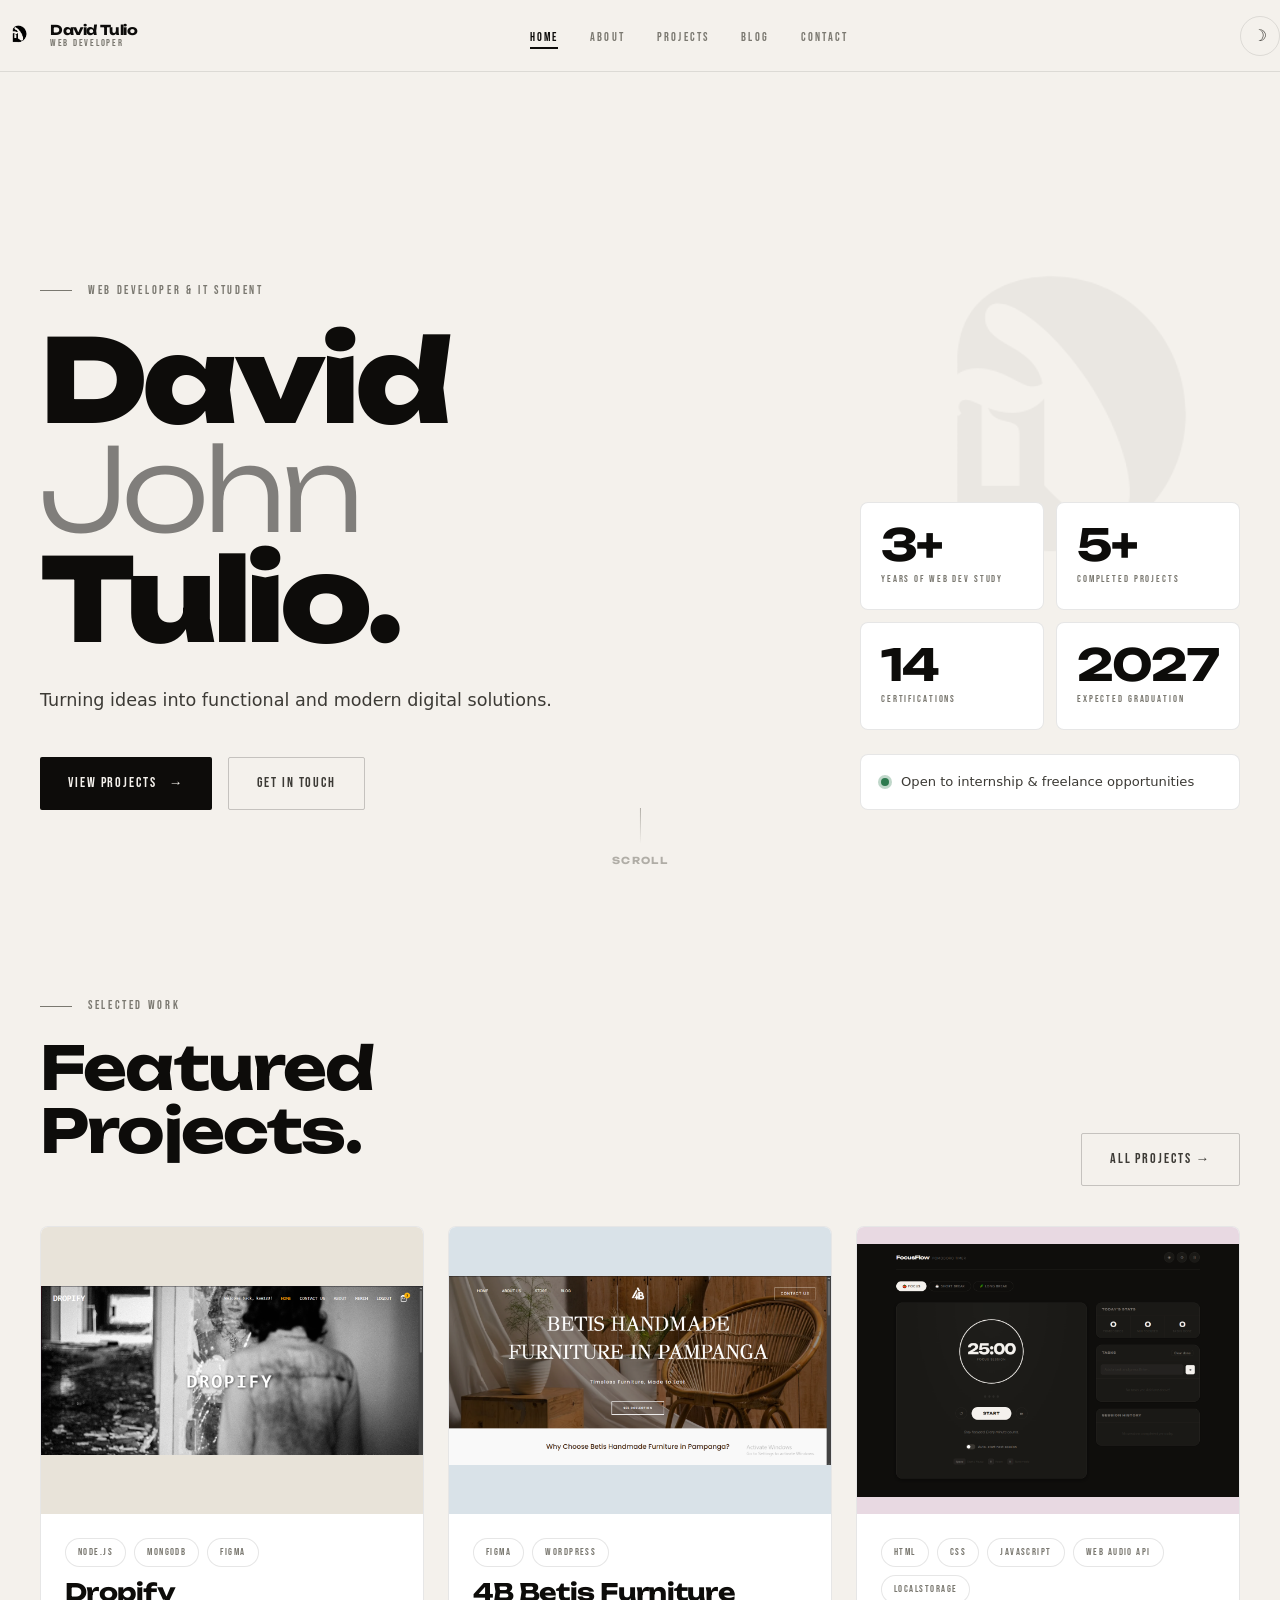
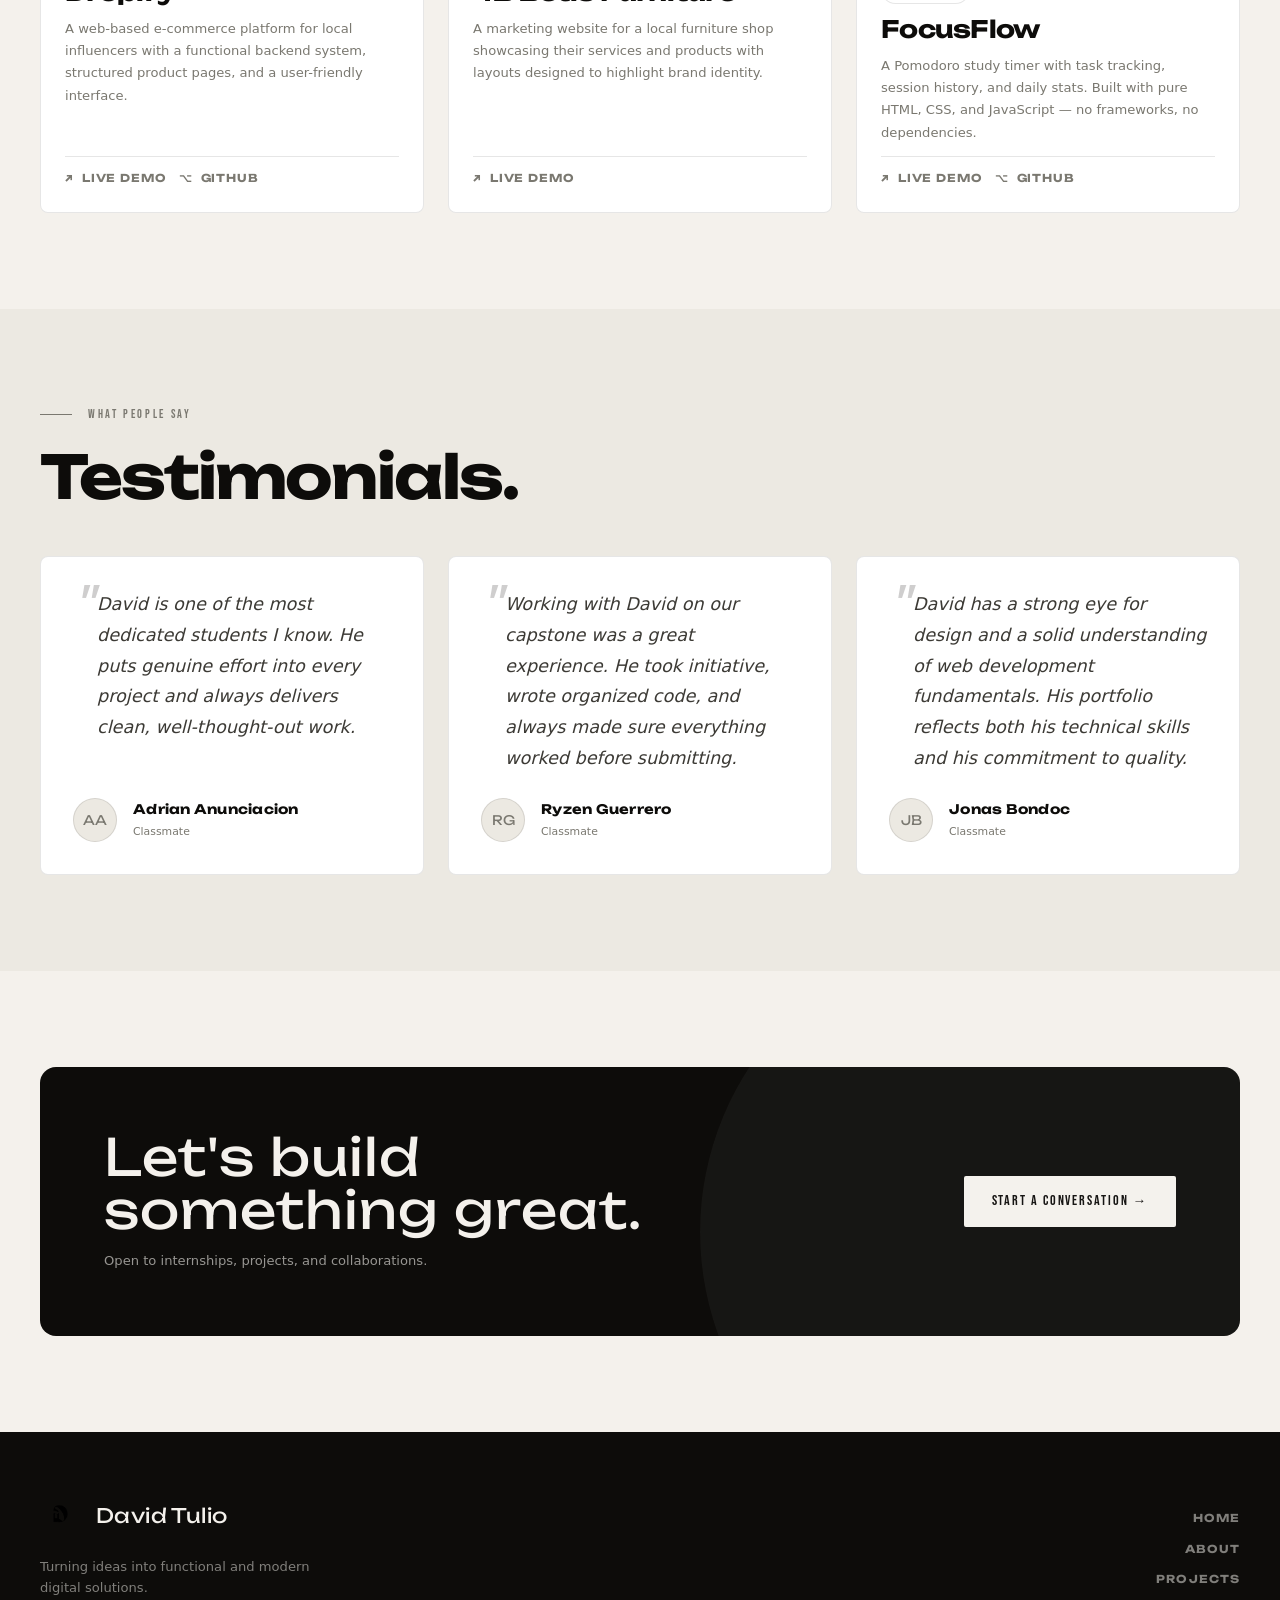
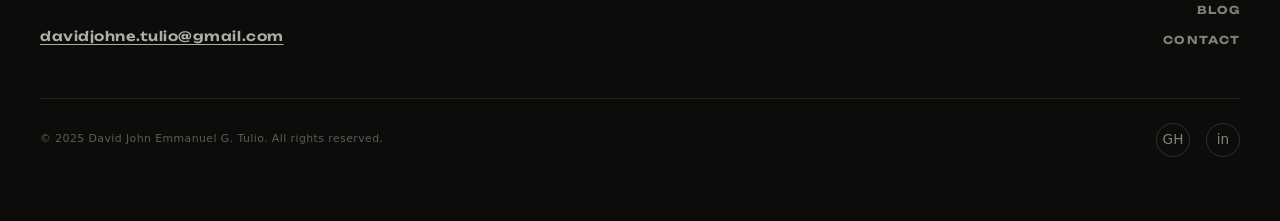
<file: index.html>
<!DOCTYPE html>
<html lang="en" data-theme="light">
<head>
  <meta charset="UTF-8" />
  <meta name="viewport" content="width=device-width, initial-scale=1.0" />

  <!-- SEO -->
  <title>David John Emmanuel G. Tulio — Web Developer</title>
  <meta name="description" content="Portfolio of David John Emmanuel G. Tulio, a web developer turning ideas into functional and modern digital solutions." />
  <meta name="keywords" content="web developer, portfolio, HTML, CSS, JavaScript, Vue.js, Philippines" />
  <meta name="author" content="David John Emmanuel G. Tulio" />

  <!-- Open Graph -->
  <meta property="og:title" content="David John Emmanuel G. Tulio — Web Developer" />
  <meta property="og:description" content="Turning ideas into functional and modern digital solutions." />
  <meta property="og:type" content="website" />
  <meta property="og:image" content="assets/images/logo-light.png" />

  <!-- Theme pre-load (prevents flash on reload) -->
  <script>
    (function () {
      var saved = localStorage.getItem('portfolio-theme');
      var prefersDark = window.matchMedia('(prefers-color-scheme: dark)').matches;
      document.documentElement.setAttribute('data-theme', saved || (prefersDark ? 'dark' : 'light'));
    })();
  </script>

  <!-- Styles -->
  <link rel="stylesheet" href="assets/css/tokens.css" />
  <link rel="stylesheet" href="assets/css/base.css" />
  <link rel="stylesheet" href="assets/css/nav.css" />
  <link rel="stylesheet" href="assets/css/footer.css" />
  <link rel="stylesheet" href="assets/css/pages/home.css" />

  <!-- Force Tawk.to to float properly -->
  <style>
    #tawkchat-container,
    .tawk-min-container,
    .tawk-button-container,
    iframe[id^="tawk"] {
      position: fixed !important;
      bottom: 1.5rem !important;
      right: 1.5rem !important;
      z-index: 9998 !important;
    }
  </style>
</head>

<body class="page-enter">

  <!-- ════════════════════════════════════
       NAVIGATION
  ════════════════════════════════════ -->
  <header role="banner">
    <nav class="navbar" aria-label="Main navigation">
      <div class="container navbar__inner">

        <a href="index.html" class="navbar__logo" aria-label="David Tulio — Home">
          <img src="assets/images/logo-light.png" alt="DT Logo" class="navbar__logo-img logo-img" width="38" height="38" />
          <span class="navbar__logo-name">
            David Tulio
            <span>Web Developer</span>
          </span>
        </a>

        <ul class="navbar__links" role="list">
          <li><a href="index.html"    class="navbar__link" aria-current="page">Home</a></li>
          <li><a href="about.html"    class="navbar__link">About</a></li>
          <li><a href="projects.html" class="navbar__link">Projects</a></li>
          <li><a href="blog.html"     class="navbar__link">Blog</a></li>
          <li><a href="contact.html"  class="navbar__link">Contact</a></li>
        </ul>

        <div class="navbar__controls">
          <button class="theme-toggle" data-theme-toggle aria-label="Toggle dark/light mode">
            <span class="icon-moon" aria-hidden="true">☽</span>
            <span class="icon-sun"  aria-hidden="true">☀</span>
          </button>
          <button class="navbar__hamburger" aria-label="Open navigation" aria-expanded="false" aria-controls="mobile-menu">
            <span></span><span></span><span></span>
          </button>
        </div>

      </div>
    </nav>

    <nav id="mobile-menu" class="navbar__mobile-menu" aria-label="Mobile navigation">
      <a href="index.html"    class="navbar__mobile-link" aria-current="page">Home</a>
      <a href="about.html"    class="navbar__mobile-link">About</a>
      <a href="projects.html" class="navbar__mobile-link">Projects</a>
      <a href="blog.html"     class="navbar__mobile-link">Blog</a>
      <a href="contact.html"  class="navbar__mobile-link">Contact</a>
    </nav>
  </header>

  <main id="main-content">

    <!-- ════════════════════════════════════
         HERO SECTION
    ════════════════════════════════════ -->
    <section class="hero" aria-label="Introduction">

      <img src="assets/images/logo-light.png" alt="" class="hero__watermark" aria-hidden="true" role="presentation" />

      <div class="container hero__content">
        <div class="hero__grid">

          <!-- Left: Headline + Tagline -->
          <div class="hero__left">

            <p class="hero__eyebrow">Web Developer &amp; IT Student</p>

            <h1 class="hero__headline">
              David<br /><em>John</em><br />Tulio.
            </h1>

            <!--
            ═══════════════════════════════════════════
            EDIT: Tagline — change the sentence below
            ═══════════════════════════════════════════
            -->
            <p class="hero__tagline">
              Turning ideas into functional and modern digital solutions.
            </p>

            <div class="hero__cta">
              <a href="projects.html" class="btn btn--primary">View Projects <span aria-hidden="true">→</span></a>
              <a href="contact.html"  class="btn btn--ghost">Get in Touch</a>
            </div>

          </div>

          <!-- Right: Stats -->
          <div class="hero__right">
            <div class="hero__stats">

              <!--
              ═══════════════════════════════════════════════════════════════
              PLACEHOLDER STATS
              To edit a stat:
                • Change the number/text inside <div class="stat-card__num">
                • Change the label inside <div class="stat-card__label">
              ═══════════════════════════════════════════════════════════════
              -->

              <!-- STAT 1 ─ Edit number and label here -->
              <div class="stat-card">
                <div class="stat-card__num">3+</div>
                <div class="stat-card__label">Years of Web Dev Study</div>
              </div>

              <!-- STAT 2 ─ Edit number and label here -->
              <div class="stat-card">
                <div class="stat-card__num">5+</div>
                <div class="stat-card__label">Completed Projects</div>
              </div>

              <!-- STAT 3 ─ PLACEHOLDER: fill in your own number and label -->
              <div class="stat-card">
                <div class="stat-card__num">14</div>
                <div class="stat-card__label">Certifications</div>
              </div>

              <!-- STAT 4 ─ PLACEHOLDER: fill in your own number and label -->
              <div class="stat-card">
                <div class="stat-card__num">2027</div>
                <div class="stat-card__label">Expected Graduation</div>
              </div>

            </div>

            <!--
            EDIT: Change the availability text if needed
            -->
            <div class="hero__availability" role="status" aria-live="polite">
              <span class="availability-dot" aria-hidden="true"></span>
              Open to internship &amp; freelance opportunities
            </div>

          </div>

        </div>
      </div>

      <div class="hero__scroll" aria-hidden="true">
        <div class="hero__scroll-line"></div>
        <span>Scroll</span>
      </div>

    </section>

    <!-- ════════════════════════════════════
         FEATURED PROJECTS
    ════════════════════════════════════ -->
    <section class="featured-projects section" aria-labelledby="feat-heading">
      <div class="container">

        <div class="featured-projects__header">
          <div>
            <p class="section-label">Selected Work</p>
            <h2 class="section-title" id="feat-heading">Featured<br />Projects.</h2>
          </div>
          <a href="projects.html" class="btn btn--ghost reveal">All Projects →</a>
        </div>

        <div class="projects-grid">

          <!-- ─────────────────────────────────────────
               PROJECT CARD 1: Dropify
          ───────────────────────────────────────── -->
          <article class="project-card reveal" data-category="web">
            <div class="project-card__thumb project-card__thumb--1" aria-hidden="true">
              <div class="project-card__thumb-inner">
                <img src="assets/images/home-dropify.png" alt="Home Page" class="project-full__screenshot" />
              </div>
            </div>
            <div class="project-card__body">
              <div class="project-card__tags">
                <span class="tag">Node.js</span>
                <span class="tag">MongoDB</span>
                <span class="tag">Figma</span>
              </div>
              <h3 class="project-card__title">Dropify</h3>
              <p class="project-card__desc">
                A web-based e-commerce platform for local influencers with a functional
                backend system, structured product pages, and a user-friendly interface.
              </p>
              <div class="project-card__links">
                <!-- PLACEHOLDER: Replace # with your Dropify live demo link -->
                <a href="https://dropifystore.netlify.app/" class="project-card__link" target="_blank" rel="noopener">
                  <span aria-hidden="true">↗</span> Live Demo
                </a>
                <!-- PLACEHOLDER: Replace # with your Dropify GitHub repo link -->
                <a href="https://github.com/jarenkendrick14/6WCSERVER-WD303-Dropify" class="project-card__link" target="_blank" rel="noopener">
                  <span aria-hidden="true">⌥</span> GitHub
                </a>
              </div>
            </div>
          </article>

          <!-- ─────────────────────────────────────────
               PROJECT CARD 2: 4B Betis Furniture
          ───────────────────────────────────────── -->
          <article class="project-card reveal reveal-delay-2" data-category="web">
            <div class="project-card__thumb project-card__thumb--2" aria-hidden="true">
              <div class="project-card__thumb-inner">
                <img src="assets/images/4b-home.PNG" alt="Home Page" class="project-full__screenshot" />
              </div>
            </div>
            <div class="project-card__body">
              <div class="project-card__tags">
                <span class="tag">Figma</span>
                <span class="tag">WordPress</span>
              </div>
              <h3 class="project-card__title">4B Betis Furniture</h3>
              <p class="project-card__desc">
                A marketing website for a local furniture shop showcasing their services
                and products with layouts designed to highlight brand identity.
              </p>
              <div class="project-card__links">
                <a href="https://4bbetisfurniture.com" class="project-card__link" target="_blank" rel="noopener">
                  <span aria-hidden="true">↗</span> Live Demo
                </a>
                <!-- No GitHub — built with WordPress, no source repo -->
              </div>
            </div>
          </article>

          <!-- ─────────────────────────────────────────
               PROJECT CARD 3: PLACEHOLDER
               Add your 3rd project here when ready
          ───────────────────────────────────────── -->
          <article class="project-card reveal reveal-delay-3" data-category="web">
            <div class="project-card__thumb project-card__thumb--3" aria-hidden="true">
              <img src="assets/images/Focusflow1.png" alt="Home Page" class="project-full__screenshot" />
            </div>
            <div class="project-card__body">
              <div class="project-card__tags">
                <!-- PLACEHOLDER: Add tags e.g. <span class="tag">React</span> -->
                <span class="tag">Html</span>
                <span class="tag">CSS</span>
                <span class="tag">Javascript</span>
                <span class="tag">Web Audio API</span>
                <span class="tag">localStorage</span>
              </div>
              <!-- PLACEHOLDER: Replace with your project name -->
              <h3 class="project-card__title">FocusFlow</h3>
              <!-- PLACEHOLDER: Replace with your project description -->
              <p class="project-card__desc">
                A Pomodoro study timer with task tracking, session history, and daily stats. Built with pure HTML, CSS, and JavaScript — no frameworks, no dependencies.
              </p>
              <!--
              PLACEHOLDER: Once your project is ready, add links like:
              <div class="project-card__links">
                <a href="https://your-live-demo.com" class="project-card__link" target="_blank" rel="noopener">
                  <span aria-hidden="true">↗</span> Live Demo
                </a>
                <a href="https://github.com/DavidTulio/your-repo" class="project-card__link" target="_blank" rel="noopener">
                  <span aria-hidden="true">⌥</span> GitHub
                </a>
              </div>
              -->
              <div class="project-card__links">
                <a href="https://pmdr-focusflow.netlify.app" class="project-card__link" target="_blank" rel="noopener">
                  <span aria-hidden="true">↗</span> Live Demo
                </a>
                <a href="https://github.com/DavidTulio/focusflow" class="project-card__link" target="_blank" rel="noopener">
                  <span aria-hidden="true">⌥</span> GitHub
                </a>
              </div>
            </div>
          </article>

        </div>
      </div>
    </section>
    <!-- ════════════════════════════════════
         TESTIMONIALS
    ════════════════════════════════════ -->
    <section class="testimonials section section--alt" aria-labelledby="test-heading">
      <div class="container">
        <p class="section-label reveal">What People Say</p>
        <h2 class="section-title reveal" id="test-heading">Testimonials.</h2>

        <div class="testimonials__grid" style="margin-top: 3rem;">

          <!--
          ═══════════════════════════════════════════════════════════════════
          PLACEHOLDER TESTIMONIALS
          For each card:
            1. Replace the quote text inside <blockquote>
            2. Replace the 2-letter initials in <div class="testimonial-card__avatar">
            3. Replace the name in <div class="testimonial-card__name">
            4. Replace the role in <div class="testimonial-card__role">
          Ask classmates, professors, or clients for short quotes!
          ═══════════════════════════════════════════════════════════════════
          -->

          <!-- TESTIMONIAL 1 — Replace initials, name, and role below -->
          <article class="testimonial-card reveal">
            <blockquote class="testimonial-card__quote">
              David is one of the most dedicated students I know. He puts genuine effort into every project and always delivers clean, well-thought-out work.
            </blockquote>
            <footer class="testimonial-card__author">
              <div class="testimonial-card__avatar" aria-hidden="true">AA</div><!-- EDIT: Change to person's initials -->
              <div>
                <div class="testimonial-card__name">Adrian Anunciacion</div><!-- EDIT: Replace with real name -->
                <div class="testimonial-card__role">Classmate</div><!-- EDIT: e.g. "BSIT Student, HAU" or "Professor" -->
              </div>
            </footer>
          </article>

          <!-- TESTIMONIAL 2 — Replace initials, name, and role below -->
          <article class="testimonial-card reveal reveal-delay-2">
            <blockquote class="testimonial-card__quote">
              Working with David on our capstone was a great experience. He took initiative, wrote organized code, and always made sure everything worked before submitting.
            </blockquote>
            <footer class="testimonial-card__author">
              <div class="testimonial-card__avatar" aria-hidden="true">RG</div><!-- EDIT: Change to person's initials -->
              <div>
                <div class="testimonial-card__name">Ryzen Guerrero</div><!-- EDIT: Replace with real name -->
                <div class="testimonial-card__role">Classmate</div><!-- EDIT: e.g. "Classmate, Holy Angel University" -->
              </div>
            </footer>
          </article>

          <!-- TESTIMONIAL 3 — Replace initials, name, and role below -->
          <article class="testimonial-card reveal reveal-delay-3">
            <blockquote class="testimonial-card__quote">
              David has a strong eye for design and a solid understanding of web development fundamentals. His portfolio reflects both his technical skills and his commitment to quality.
            </blockquote>
            <footer class="testimonial-card__author">
              <div class="testimonial-card__avatar" aria-hidden="true">JB</div><!-- EDIT: Change to person's initials -->
              <div>
                <div class="testimonial-card__name">Jonas Bondoc</div><!-- EDIT: Replace with real name -->
                <div class="testimonial-card__role">Classmate</div><!-- EDIT: e.g. "Web Development Instructor" -->
              </div>
            </footer>
          </article>

        </div>
      </div>
    </section>


    <!-- ════════════════════════════════════
         CTA BANNER
    ════════════════════════════════════ -->
    <section class="section" aria-label="Call to action">
      <div class="container">
        <div class="cta-banner reveal">
          <div class="cta-banner__text">
            <h2 class="cta-banner__title">Let's build<br />something great.</h2>
            <p class="cta-banner__sub">Open to internships, projects, and collaborations.</p>
          </div>
          <a href="contact.html" class="btn btn--primary">Start a Conversation →</a>
        </div>
      </div>
    </section>

  </main>

  <!-- ════════════════════════════════════
       FOOTER
  ════════════════════════════════════ -->
  <footer class="footer" role="contentinfo">
    <div class="container">
      <div class="footer__inner">
        <div class="footer__brand">
          <div class="footer__logo">
            <img src="assets/images/logo-light.png" alt="DT Logo" class="footer__logo-img" width="40" height="40" />
            <span class="footer__name">David Tulio</span>
          </div>
          <p class="footer__tagline">Turning ideas into functional and modern digital solutions.</p>
          <p class="footer__email">
            <a href="mailto:davidjohne.tulio@gmail.com">davidjohne.tulio@gmail.com</a>
          </p>
        </div>
        <nav class="footer__nav" aria-label="Footer navigation">
          <a href="index.html">Home</a>
          <a href="about.html">About</a>
          <a href="projects.html">Projects</a>
          <a href="blog.html">Blog</a>
          <a href="contact.html">Contact</a>
        </nav>
      </div>
      <div class="footer__bottom">
        <p class="footer__copy">&copy; 2025 David John Emmanuel G. Tulio. All rights reserved.</p>
        <div class="footer__social" aria-label="Social media links">
          <a href="https://github.com/DavidTulio" target="_blank" rel="noopener" aria-label="GitHub">GH</a>
          <a href="https://www.linkedin.com/in/david-john-tulio-126916316/" target="_blank" rel="noopener" aria-label="LinkedIn">in</a>
        </div>
      </div>
    </div>
  </footer>

  <script src="assets/js/theme.js"></script>
  <script src="assets/js/nav.js"></script>
  <script src="assets/js/animations.js"></script>

  <!--Start of Tawk.to Script-->
  <script type="text/javascript">
  var Tawk_API=Tawk_API||{}, Tawk_LoadStart=new Date();
  (function(){
  var s1=document.createElement("script"),s0=document.getElementsByTagName("script")[0];
  s1.async=true;
  s1.src='https://embed.tawk.to/69be99bbcfaccd1c35825245/1jk88h1dn';
  s1.charset='UTF-8';
  s1.setAttribute('crossorigin','*');
  s0.parentNode.insertBefore(s1,s0);
  })();
  </script>
  <!--End of Tawk.to Script-->

</body>
</html>
</file>
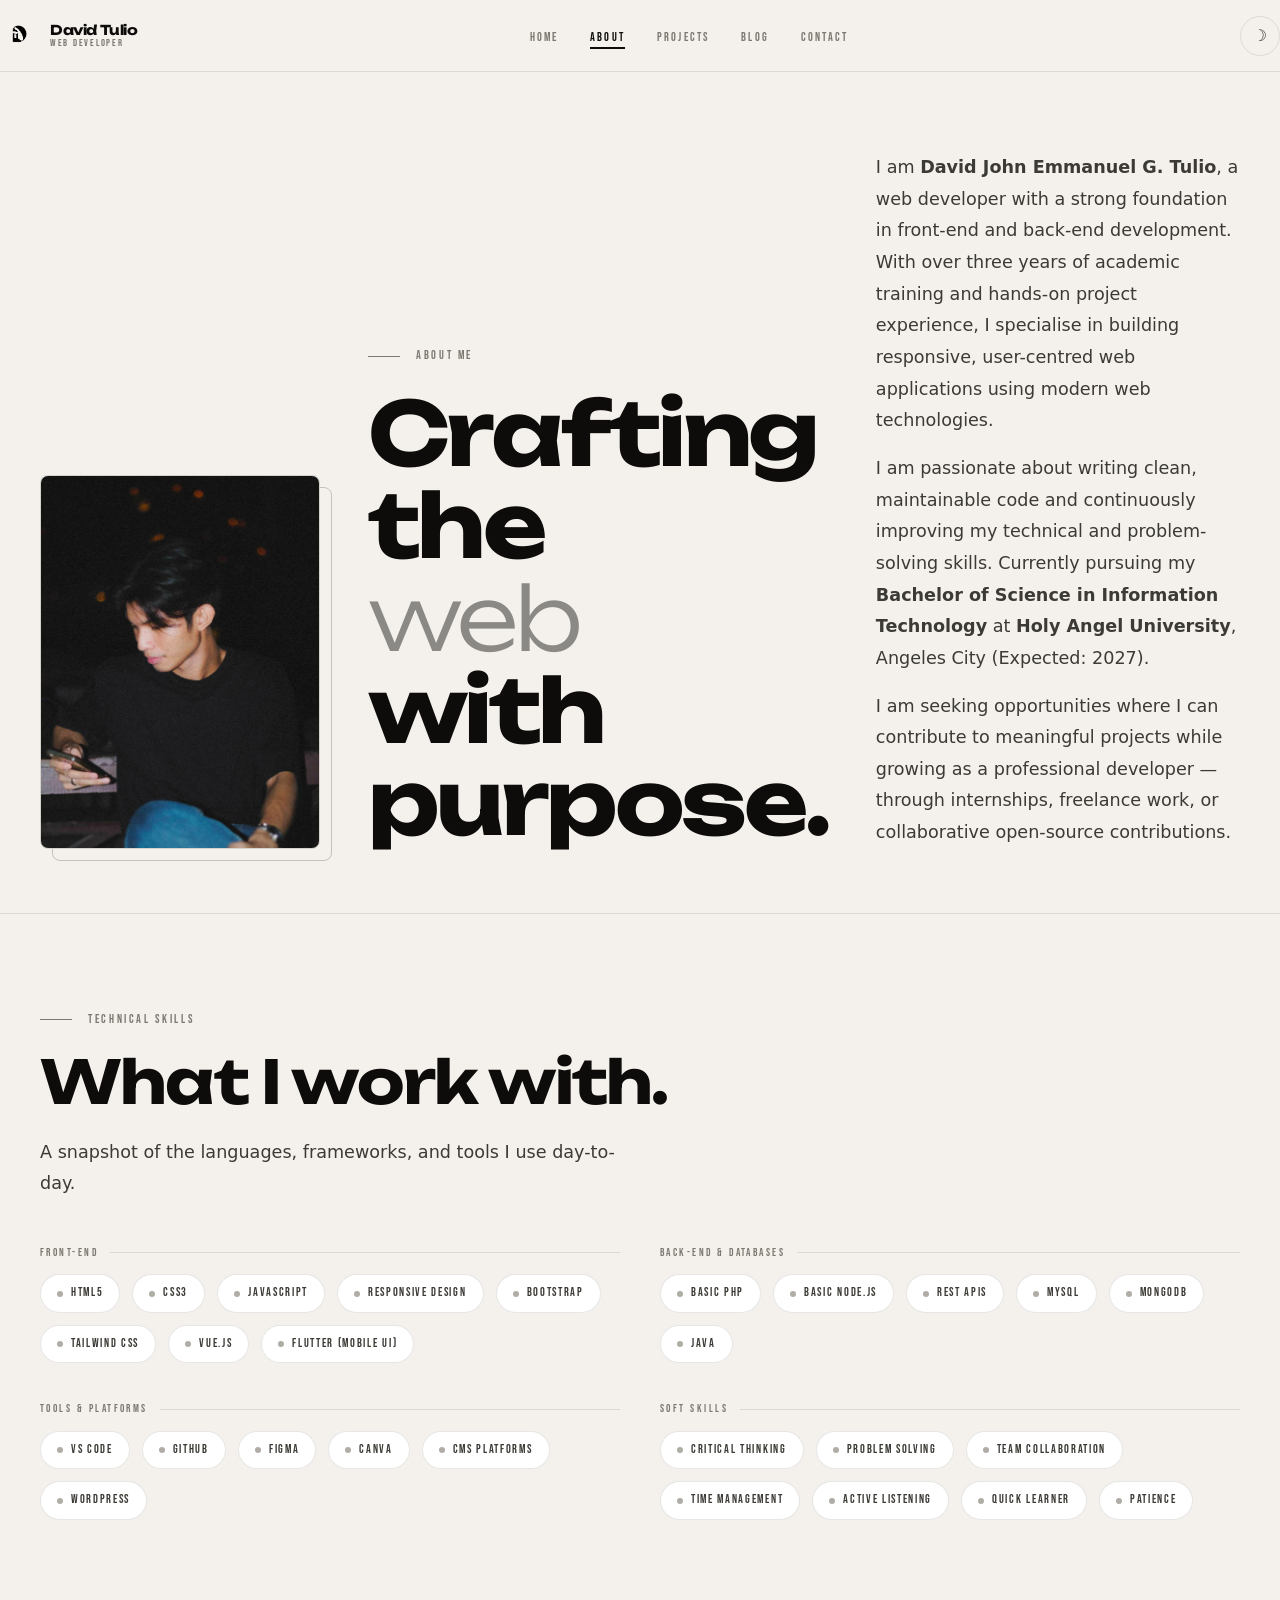
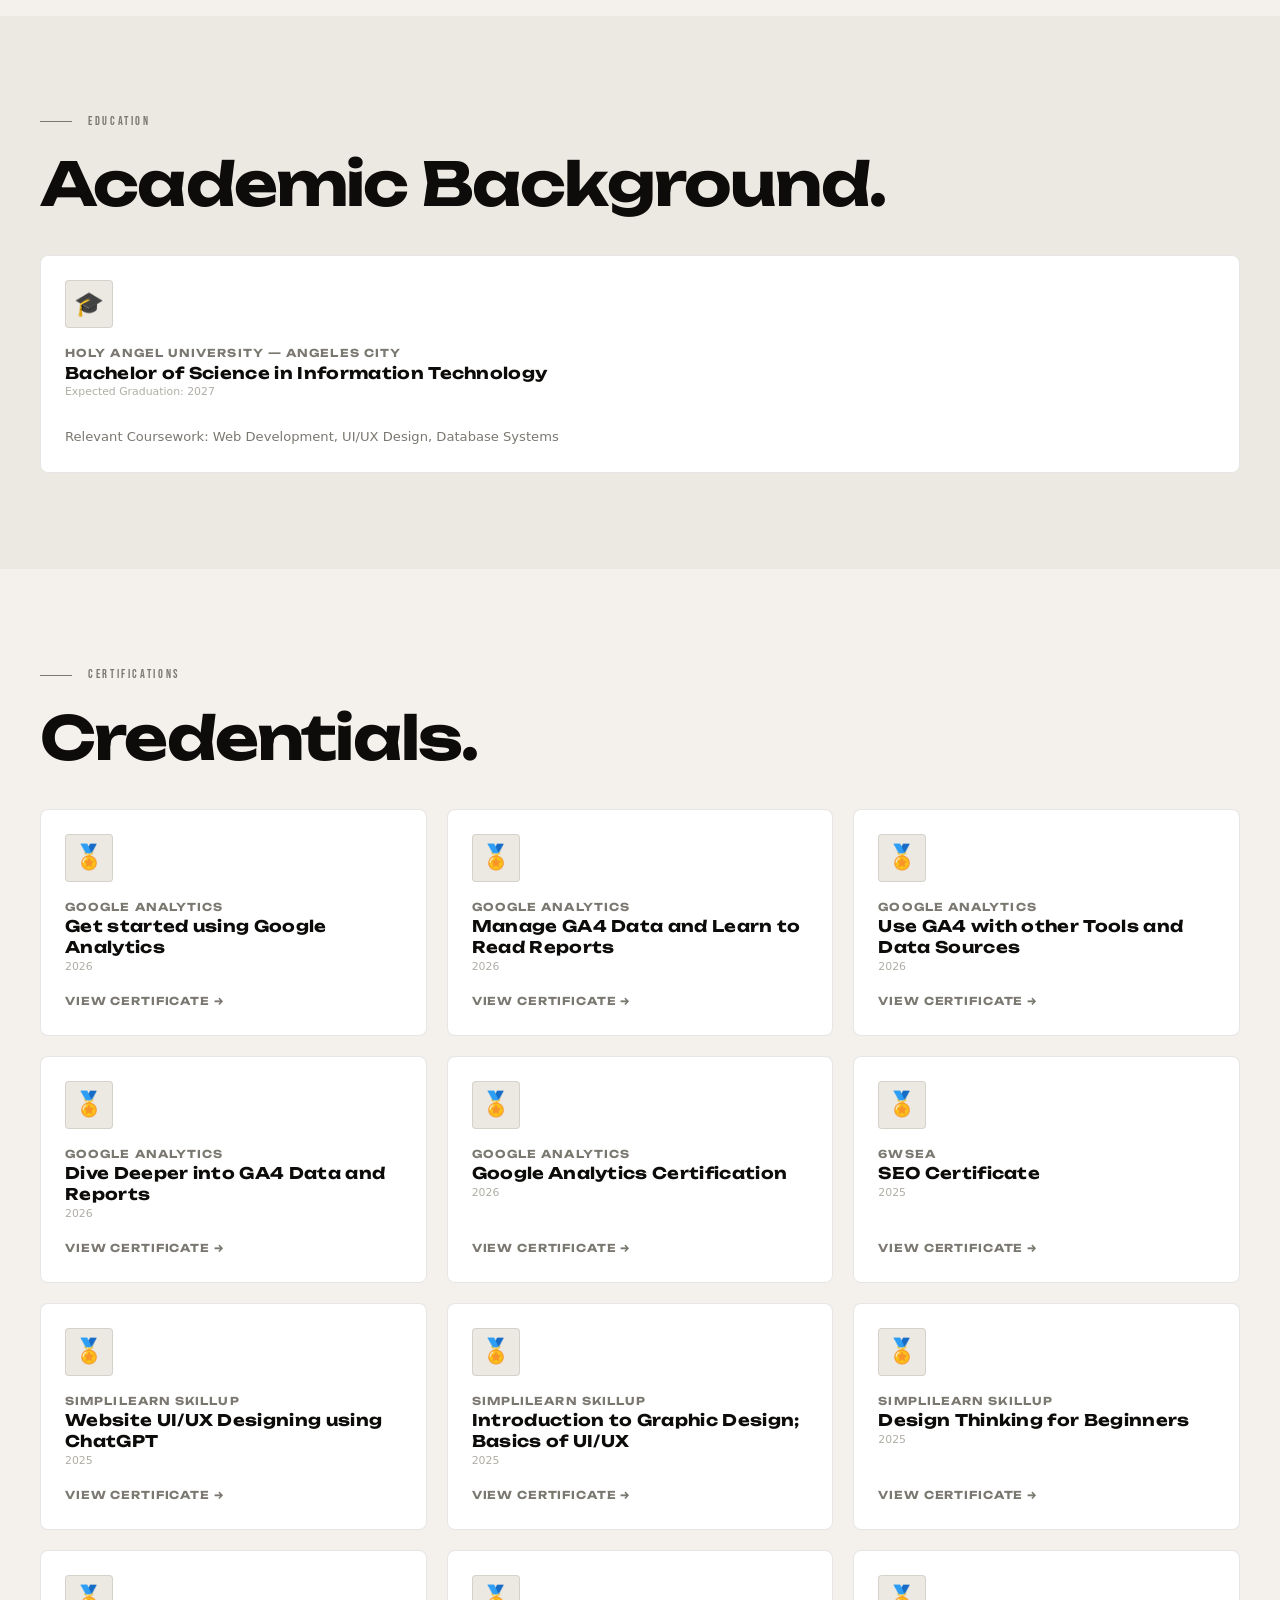
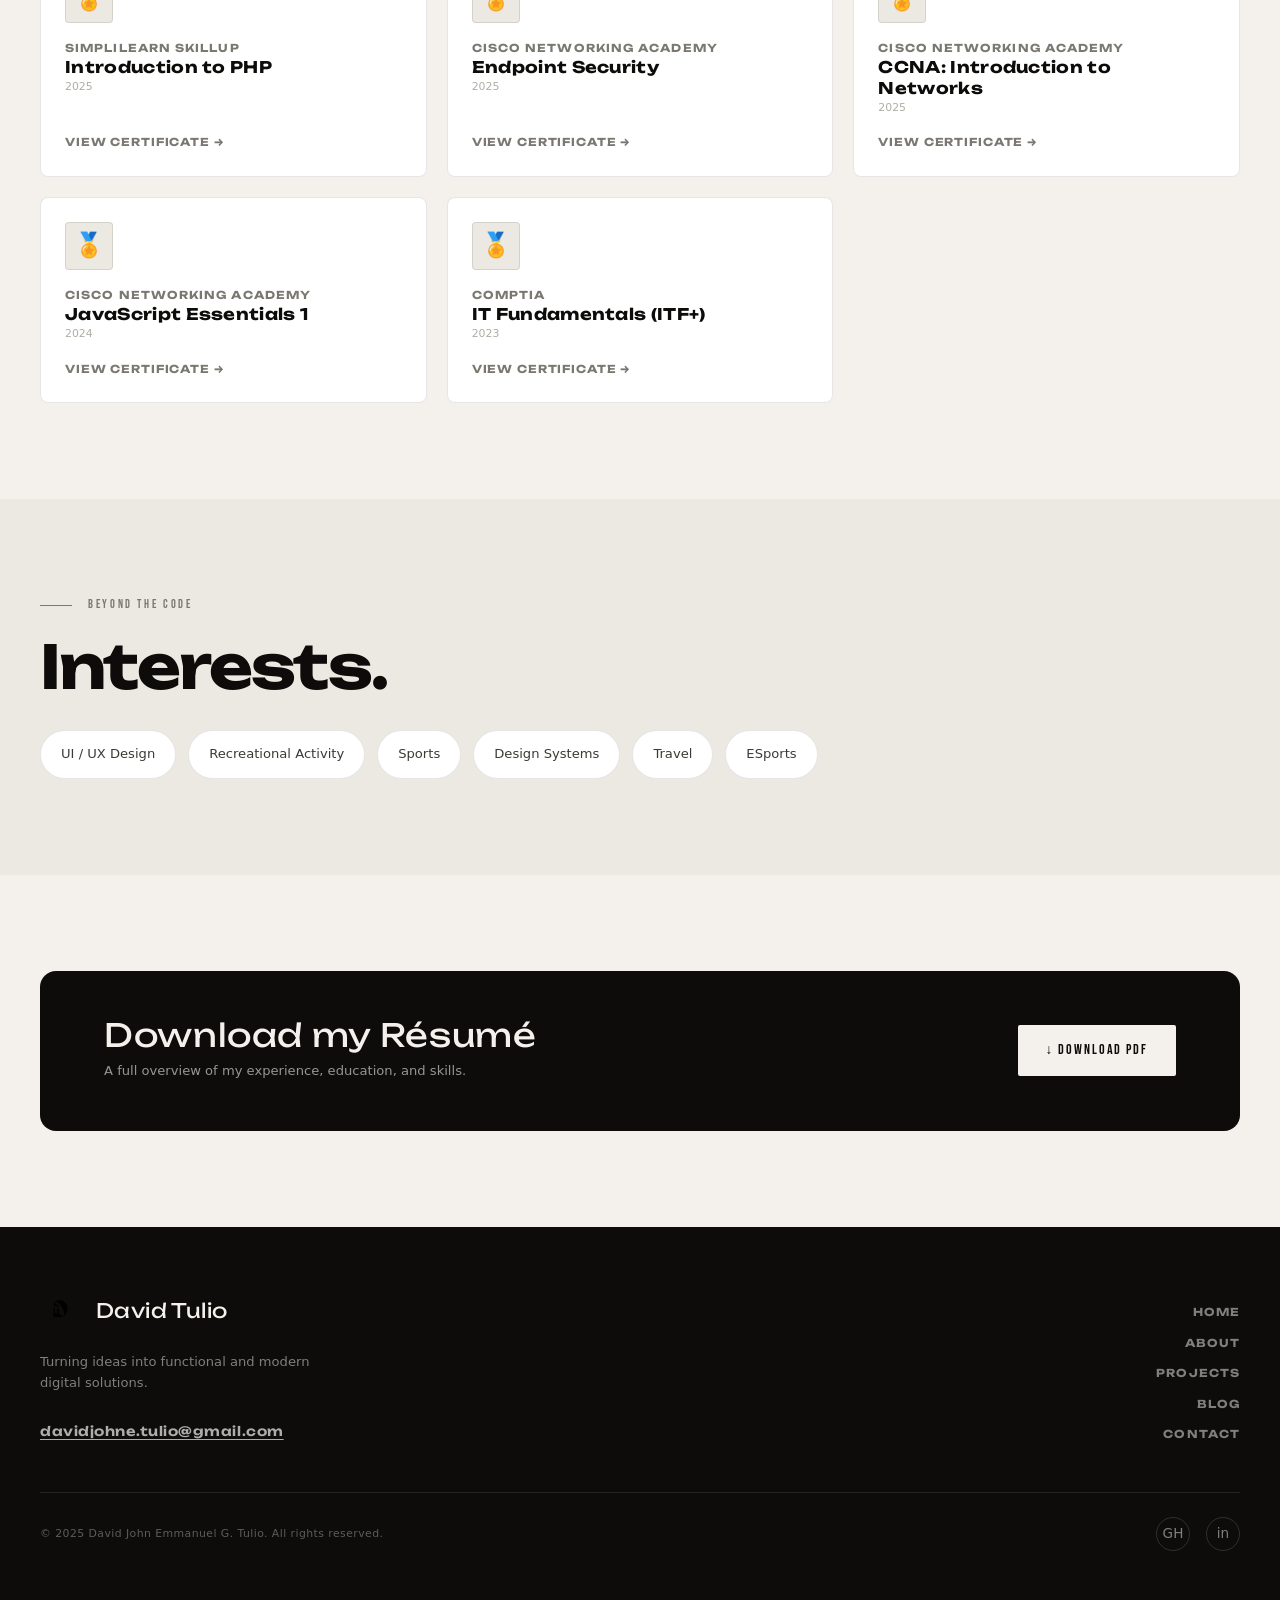
<file: about.html>
<!DOCTYPE html>
<html lang="en" data-theme="light">
<head>
  <meta charset="UTF-8" />
  <meta name="viewport" content="width=device-width, initial-scale=1.0" />

  <!-- SEO -->
  <title>About — David John Emmanuel G. Tulio</title>
  <meta name="description" content="David John Emmanuel G. Tulio — BSIT student and web developer from Holy Angel University, Pampanga, Philippines." />
  <meta name="author" content="David John Emmanuel G. Tulio" />

  <!-- Open Graph -->
  <meta property="og:title" content="About — David John Emmanuel G. Tulio" />
  <meta property="og:description" content="Background, skills, and certifications." />
  <meta property="og:type" content="website" />

  <!-- Theme pre-load -->
  <script>
    (function () {
      var saved = localStorage.getItem('portfolio-theme');
      var prefersDark = window.matchMedia('(prefers-color-scheme: dark)').matches;
      document.documentElement.setAttribute('data-theme', saved || (prefersDark ? 'dark' : 'light'));
    })();
  </script>

  <!-- Styles -->
  <link rel="stylesheet" href="assets/css/tokens.css" />
  <link rel="stylesheet" href="assets/css/base.css" />
  <link rel="stylesheet" href="assets/css/nav.css" />
  <link rel="stylesheet" href="assets/css/footer.css" />
  <link rel="stylesheet" href="assets/css/pages/about.css" />

  <!-- Force Tawk.to to float properly -->
  <style>
    #tawkchat-container,
    .tawk-min-container,
    .tawk-button-container,
    iframe[id^="tawk"] {
      position: fixed !important;
      bottom: 1.5rem !important;
      right: 1.5rem !important;
      z-index: 9998 !important;
    }
  </style>
</head>

<body class="page-enter">

  <!-- ════════════════════════════════════
       NAVIGATION
  ════════════════════════════════════ -->
  <header role="banner">
    <nav class="navbar" aria-label="Main navigation">
      <div class="container navbar__inner">
        <a href="index.html" class="navbar__logo" aria-label="David Tulio — Home">
          <img src="assets/images/logo-light.png" alt="DT Logo" class="navbar__logo-img logo-img" width="38" height="38" />
          <span class="navbar__logo-name">David Tulio<span>Web Developer</span></span>
        </a>
        <ul class="navbar__links" role="list">
          <li><a href="index.html"    class="navbar__link">Home</a></li>
          <li><a href="about.html"    class="navbar__link" aria-current="page">About</a></li>
          <li><a href="projects.html" class="navbar__link">Projects</a></li>
          <li><a href="blog.html"     class="navbar__link">Blog</a></li>
          <li><a href="contact.html"  class="navbar__link">Contact</a></li>
        </ul>
        <div class="navbar__controls">
          <button class="theme-toggle" data-theme-toggle aria-label="Toggle dark/light mode">
            <span class="icon-moon" aria-hidden="true">☽</span>
            <span class="icon-sun"  aria-hidden="true">☀</span>
          </button>
          <button class="navbar__hamburger" aria-label="Open navigation" aria-expanded="false" aria-controls="mobile-menu">
            <span></span><span></span><span></span>
          </button>
        </div>
      </div>
    </nav>
    <nav id="mobile-menu" class="navbar__mobile-menu" aria-label="Mobile navigation">
      <a href="index.html"    class="navbar__mobile-link">Home</a>
      <a href="about.html"    class="navbar__mobile-link" aria-current="page">About</a>
      <a href="projects.html" class="navbar__mobile-link">Projects</a>
      <a href="blog.html"     class="navbar__mobile-link">Blog</a>
      <a href="contact.html"  class="navbar__mobile-link">Contact</a>
    </nav>
  </header>

  <main id="main-content">

    <!-- ════════════════════════════════════
         ABOUT HERO — Photo + Title + Bio
    ════════════════════════════════════ -->
    <section class="about-hero" aria-label="About introduction">
      <div class="container">
        <div class="about-hero__grid">

          <!-- ── Column 1: Your Photo ── -->
          <div class="about-hero__photo reveal">
            <div class="about-hero__photo-frame">
              <!--
              ═══════════════════════════════════════════════════════
              EDIT: Your Photo
              To add your photo:
                1. Put your image file in the assets/images/ folder
                   (e.g. assets/images/david-photo.jpg)
                2. Replace the src below with your filename:
                   src="assets/images/david-photo.jpg"
                3. Delete the <div class="about-hero__photo-placeholder"> block below
              ═══════════════════════════════════════════════════════
              -->
              <img
                src="assets/images/david-photo.jpg"
                alt="David John Emmanuel G. Tulio"
                
              />
              <!-- style="display:none;" ^^-->
              <!-- This placeholder disappears once you add your photo above
              <div class="about-hero__photo-placeholder" aria-hidden="true">
                <span class="about-hero__photo-placeholder-icon">🧑‍💻</span>
                <span class="about-hero__photo-placeholder-text">
                  Add your photo here<br />
                  (see comment in HTML)
                </span>
              </div> -->

            </div>
            <div class="about-hero__photo-accent" aria-hidden="true"></div>
          </div>

          <!-- ── Column 2: Page Title ── -->
          <div>
            <p class="section-label">About Me</p>
            <h1 class="about-hero__title">
              Crafting the<br /><em>web</em> with<br />purpose.
            </h1>
          </div>

          <!--
          ═══════════════════════════════════════════════════════
          EDIT: Personal Bio
          Replace or add to the paragraphs below. Each <p> tag
          is one paragraph. You can add more <p> tags if needed.
          ═══════════════════════════════════════════════════════
          -->
          <div class="about-hero__bio">
            <p>
              I am <strong>David John Emmanuel G. Tulio</strong>, a web developer with a
              strong foundation in front-end and back-end development. With over three years
              of academic training and hands-on project experience, I specialise in building
              responsive, user-centred web applications using modern web technologies.
            </p>
            <p>
              I am passionate about writing clean, maintainable code and continuously
              improving my technical and problem-solving skills. Currently pursuing my
              <strong>Bachelor of Science in Information Technology</strong> at
              <strong>Holy Angel University</strong>, Angeles City (Expected: 2027).
            </p>
            <p>
              I am seeking opportunities where I can contribute to meaningful projects
              while growing as a professional developer — through internships, freelance
              work, or collaborative open-source contributions.
            </p>
          </div>

        </div>
      </div>
    </section>

    <!-- ════════════════════════════════════
         SKILLS SECTION — Pill Tags (no percentages)
    ════════════════════════════════════ -->
    <section class="skills-section section" aria-labelledby="skills-heading">
      <div class="container">

        <p class="section-label reveal">Technical Skills</p>
        <h2 class="section-title reveal" id="skills-heading">What I work with.</h2>
        <p class="section-subtitle reveal" style="margin-top: 1rem;">
          A snapshot of the languages, frameworks, and tools I use day-to-day.
        </p>

        <!--
        ═══════════════════════════════════════════════════════════════
        EDIT: Skills
        To add a skill: copy one <span class="skill-pill"> line and
          change the text inside it.
        To remove a skill: delete the entire <span class="skill-pill">
          line.
        To add a new GROUP: copy the entire <div class="skill-group">
          block and change its title and pills.
        ═══════════════════════════════════════════════════════════════
        -->
        <div class="skill-groups" style="margin-top: var(--space-12);">

          <!-- GROUP 1: Front-End -->
          <div class="skill-group reveal">
            <h3 class="skill-group__title">Front-End</h3>
            <div class="skill-pills">
              <span class="skill-pill"><span class="skill-pill__dot" aria-hidden="true"></span>HTML5</span>
              <span class="skill-pill"><span class="skill-pill__dot" aria-hidden="true"></span>CSS3</span>
              <span class="skill-pill"><span class="skill-pill__dot" aria-hidden="true"></span>JavaScript</span>
              <span class="skill-pill"><span class="skill-pill__dot" aria-hidden="true"></span>Responsive Design</span>
              <span class="skill-pill"><span class="skill-pill__dot" aria-hidden="true"></span>Bootstrap</span>
              <span class="skill-pill"><span class="skill-pill__dot" aria-hidden="true"></span>Tailwind CSS</span>
              <span class="skill-pill"><span class="skill-pill__dot" aria-hidden="true"></span>Vue.js</span>
              <span class="skill-pill"><span class="skill-pill__dot" aria-hidden="true"></span>Flutter (Mobile UI)</span>
            </div>
          </div>

          <!-- GROUP 2: Back-End & Databases -->
          <div class="skill-group reveal reveal-delay-2">
            <h3 class="skill-group__title">Back-End &amp; Databases</h3>
            <div class="skill-pills">
              <span class="skill-pill"><span class="skill-pill__dot" aria-hidden="true"></span>Basic PHP</span>
              <span class="skill-pill"><span class="skill-pill__dot" aria-hidden="true"></span>Basic Node.js</span>
              <span class="skill-pill"><span class="skill-pill__dot" aria-hidden="true"></span>REST APIs</span>
              <span class="skill-pill"><span class="skill-pill__dot" aria-hidden="true"></span>MySQL</span>
              <span class="skill-pill"><span class="skill-pill__dot" aria-hidden="true"></span>MongoDB</span>
              <span class="skill-pill"><span class="skill-pill__dot" aria-hidden="true"></span>Java</span>
            </div>
          </div>

          <!-- GROUP 3: Tools & Platforms -->
          <div class="skill-group reveal reveal-delay-3">
            <h3 class="skill-group__title">Tools &amp; Platforms</h3>
            <div class="skill-pills">
              <span class="skill-pill"><span class="skill-pill__dot" aria-hidden="true"></span>VS Code</span>
              <span class="skill-pill"><span class="skill-pill__dot" aria-hidden="true"></span>GitHub</span>
              <span class="skill-pill"><span class="skill-pill__dot" aria-hidden="true"></span>Figma</span>
              <span class="skill-pill"><span class="skill-pill__dot" aria-hidden="true"></span>Canva</span>
              <span class="skill-pill"><span class="skill-pill__dot" aria-hidden="true"></span>CMS Platforms</span>
              <span class="skill-pill"><span class="skill-pill__dot" aria-hidden="true"></span>WordPress</span>
            </div>
          </div>

          <!-- GROUP 4: Soft Skills -->
          <div class="skill-group reveal reveal-delay-4">
            <h3 class="skill-group__title">Soft Skills</h3>
            <div class="skill-pills">
              <span class="skill-pill"><span class="skill-pill__dot" aria-hidden="true"></span>Critical Thinking</span>
              <span class="skill-pill"><span class="skill-pill__dot" aria-hidden="true"></span>Problem Solving</span>
              <span class="skill-pill"><span class="skill-pill__dot" aria-hidden="true"></span>Team Collaboration</span>
              <span class="skill-pill"><span class="skill-pill__dot" aria-hidden="true"></span>Time Management</span>
              <span class="skill-pill"><span class="skill-pill__dot" aria-hidden="true"></span>Active Listening</span>
              <span class="skill-pill"><span class="skill-pill__dot" aria-hidden="true"></span>Quick Learner</span>
              <span class="skill-pill"><span class="skill-pill__dot" aria-hidden="true"></span>Patience</span>
            </div>
          </div>

        </div>
      </div>
    </section>

    <!-- ════════════════════════════════════
         EDUCATION SECTION
    ════════════════════════════════════ -->
    <section class="section section--alt" aria-labelledby="edu-heading">
      <div class="container">
        <p class="section-label reveal">Education</p>
        <h2 class="section-title reveal" id="edu-heading">Academic Background.</h2>

        <div class="certs-grid" style="margin-top: var(--space-10);">

          <!--
          ═══════════════════════════════════════════════════════
          EDIT: Education entry
          Update degree, school, year, and coursework below.
          ═══════════════════════════════════════════════════════
          -->
          <article class="cert-card reveal" style="grid-column: 1 / -1;">
            <div class="cert-card__badge" aria-hidden="true">🎓</div>
            <div>
              <div class="cert-card__issuer">Holy Angel University — Angeles City</div>
              <div class="cert-card__title">Bachelor of Science in Information Technology</div>
              <div class="cert-card__year">Expected Graduation: 2027</div>
            </div>
            <p style="font-size: var(--text-sm); color: var(--color-ink-3); margin-top: var(--space-2);">
              Relevant Coursework: Web Development, UI/UX Design, Database Systems
            </p>
          </article>

        </div>
      </div>
    </section>

    <!-- ════════════════════════════════════
         CERTIFICATIONS SECTION
    ════════════════════════════════════ -->
    <section class="certs-section section" aria-labelledby="certs-heading">
      <div class="container">
        <p class="section-label reveal">Certifications</p>
        <h2 class="section-title reveal" id="certs-heading">Credentials.</h2>

        <div class="certs-grid">

          <!--
          ═══════════════════════════════════════════════════════════════
          EDIT: Certifications
          For each cert card:
            • cert-card__issuer = Who gave the certificate
            • cert-card__title  = Name of the certificate
            • cert-card__year   = Year you received it
            • cert-card__link   = Replace # with a link to verify/view it
              (if you don't have a link, change the text to "No Link" or
               delete the entire <a> tag)
          ═══════════════════════════════════════════════════════════════
          -->

          <!-- CERT 1 -->
          <!--
          ════════════════════════════════════════════════════════
          HOW TO ADD A NEW CERTIFICATE (newest first):
          1. Put the PDF/image in assets/certificates/
          2. PASTE A NEW CARD HERE AT THE TOP (above CERT 1):

          <article class="cert-card reveal">
            <div class="cert-card__badge" aria-hidden="true">🏅</div>
            <div>
              <div class="cert-card__issuer">Issuing Organisation</div>
              <div class="cert-card__title">Certificate Name</div>
              <div class="cert-card__year">2026</div>
            </div>
            <a href="certificate.html?cert=your-unique-id" class="cert-card__link">
              View Certificate →
            </a>
          </article>

          3. Also add the cert data to certificate.html (see instructions there).
          ════════════════════════════════════════════════════════
          -->

          <!-- Newly added certificates -->
           <article class="cert-card reveal">
            <div class="cert-card__badge" aria-hidden="true">🏅</div>
            <div>
              <div class="cert-card__issuer">Google Analytics</div>
              <div class="cert-card__title">Get started using Google Analytics</div>
              <div class="cert-card__year">2026</div>
            </div>
            <a href="certificate.html?cert=ga1" class="cert-card__link">
              View Certificate →
            </a>
          </article>

          <article class="cert-card reveal">
            <div class="cert-card__badge" aria-hidden="true">🏅</div>
            <div>
              <div class="cert-card__issuer">Google Analytics</div>
              <div class="cert-card__title">Manage GA4 Data and Learn to Read Reports</div>
              <div class="cert-card__year">2026</div>
            </div>
            <a href="certificate.html?cert=ga2" class="cert-card__link">
              View Certificate →
            </a>
          </article>

          <article class="cert-card reveal">
            <div class="cert-card__badge" aria-hidden="true">🏅</div>
            <div>
              <div class="cert-card__issuer">Google Analytics</div>
              <div class="cert-card__title">Use GA4 with other Tools and Data Sources</div>
              <div class="cert-card__year">2026</div>
            </div>
            <a href="certificate.html?cert=ga3" class="cert-card__link">
              View Certificate →
            </a>
          </article>

          <article class="cert-card reveal">
            <div class="cert-card__badge" aria-hidden="true">🏅</div>
            <div>
              <div class="cert-card__issuer">Google Analytics</div>
              <div class="cert-card__title">Dive Deeper into GA4 Data and Reports</div>
              <div class="cert-card__year">2026</div>
            </div>
            <a href="certificate.html?cert=ga4" class="cert-card__link">
              View Certificate →
            </a>
          </article>

          <article class="cert-card reveal">
            <div class="cert-card__badge" aria-hidden="true">🏅</div>
            <div>
              <div class="cert-card__issuer">Google Analytics</div>
              <div class="cert-card__title">Google Analytics Certification</div>
              <div class="cert-card__year">2026</div>
            </div>
            <a href="certificate.html?cert=ga5" class="cert-card__link">
              View Certificate →
            </a>
          </article>

          <!-- CERT 1 (newest) -->
          <article class="cert-card reveal">
            <div class="cert-card__badge" aria-hidden="true">🏅</div>
            <div>
              <div class="cert-card__issuer">6WSEA</div>
              <div class="cert-card__title">SEO Certificate</div>
              <div class="cert-card__year">2025</div>
            </div>
            <a href="certificate.html?cert=seo" class="cert-card__link">
              View Certificate →
            </a>
          </article>

          <!-- CERT 2 -->
          <article class="cert-card reveal reveal-delay-2">
            <div class="cert-card__badge" aria-hidden="true">🏅</div>
            <div>
              <div class="cert-card__issuer">Simplilearn SkillUP</div>
              <div class="cert-card__title">Website UI/UX Designing using ChatGPT</div>
              <div class="cert-card__year">2025</div>
            </div>
            <a href="certificate.html?cert=uiux-chatgpt" class="cert-card__link">
              View Certificate →
            </a>
          </article>

          <!-- CERT 3 -->
          <article class="cert-card reveal reveal-delay-3">
            <div class="cert-card__badge" aria-hidden="true">🏅</div>
            <div>
              <div class="cert-card__issuer">Simplilearn SkillUP</div>
              <div class="cert-card__title">Introduction to Graphic Design; Basics of UI/UX</div>
              <div class="cert-card__year">2025</div>
            </div>
            <a href="certificate.html?cert=ui-ux-basics" class="cert-card__link">
              View Certificate →
            </a>
          </article>

          <!-- CERT 4 -->
          <article class="cert-card reveal reveal-delay-4">
            <div class="cert-card__badge" aria-hidden="true">🏅</div>
            <div>
              <div class="cert-card__issuer">Simplilearn SkillUP</div>
              <div class="cert-card__title">Design Thinking for Beginners</div>
              <div class="cert-card__year">2025</div>
            </div>
            <a href="certificate.html?cert=design-thinking" class="cert-card__link">
              View Certificate →
            </a>
          </article>

          <!-- CERT 5 -->
          <article class="cert-card reveal reveal-delay-4">
            <div class="cert-card__badge" aria-hidden="true">🏅</div>
            <div>
              <div class="cert-card__issuer">Simplilearn SkillUP</div>
              <div class="cert-card__title">Introduction to PHP</div>
              <div class="cert-card__year">2025</div>
            </div>
            <a href="certificate.html?cert=php" class="cert-card__link">
              View Certificate →
            </a>
          </article>

          <!-- CERT 6 -->
          <article class="cert-card reveal reveal-delay-4">
            <div class="cert-card__badge" aria-hidden="true">🏅</div>
            <div>
              <div class="cert-card__issuer">Cisco Networking Academy</div>
              <div class="cert-card__title">Endpoint Security</div>
              <div class="cert-card__year">2025</div>
            </div>
            <a href="certificate.html?cert=cisco-endpoint" class="cert-card__link">
              View Certificate →
            </a>
          </article>

          <!-- CERT 7 -->
          <article class="cert-card reveal reveal-delay-4">
            <div class="cert-card__badge" aria-hidden="true">🏅</div>
            <div>
              <div class="cert-card__issuer">Cisco Networking Academy</div>
              <div class="cert-card__title">CCNA: Introduction to Networks</div>
              <div class="cert-card__year">2025</div>
            </div>
            <a href="certificate.html?cert=cisco-ccna" class="cert-card__link">
              View Certificate →
            </a>
          </article>

          <!-- CERT 8 -->
          <article class="cert-card reveal reveal-delay-4">
            <div class="cert-card__badge" aria-hidden="true">🏅</div>
            <div>
              <div class="cert-card__issuer">Cisco Networking Academy</div>
              <div class="cert-card__title">JavaScript Essentials 1</div>
              <div class="cert-card__year">2024</div>
            </div>
            <a href="certificate.html?cert=cisco-js" class="cert-card__link">
              View Certificate →
            </a>
          </article>

          <!-- CERT 9 (oldest) -->
          <article class="cert-card reveal reveal-delay-4">
            <div class="cert-card__badge" aria-hidden="true">🏅</div>
            <div>
              <div class="cert-card__issuer">CompTIA</div>
              <div class="cert-card__title">IT Fundamentals (ITF+)</div>
              <div class="cert-card__year">2023</div>
            </div>
            <a href="certificate.html?cert=comptia" class="cert-card__link">
              View Certificate →
            </a>
          </article>

          <!--
          ════════════════════════════════════════════════════════
          PLACEHOLDER: Add more certificates here when you earn them.

          HOW TO ADD A NEW CERT:
          1. Put the PDF/image in assets/certificates/
          2. Copy this block and fill in your info:

          <article class="cert-card reveal reveal-delay-4">
            <div class="cert-card__badge" aria-hidden="true">🏅</div>
            <div>
              <div class="cert-card__issuer">Issuing Organisation</div>
              <div class="cert-card__title">Certificate Name</div>
              <div class="cert-card__year">2025</div>
            </div>
            <a href="certificate.html?cert=your-id" class="cert-card__link">
              View Certificate →
            </a>
          </article>

          3. Also add the cert data to certificate.html in the
             CERTIFICATES array (instructions are inside that file).
          ════════════════════════════════════════════════════════
          -->

        </div>
      </div>
    </section>

    <!-- ════════════════════════════════════
         INTERESTS
    ════════════════════════════════════ -->
    <section class="interests-section section section--alt" aria-labelledby="interests-heading">
      <div class="container">
        <p class="section-label reveal">Beyond the Code</p>
        <h2 class="section-title reveal" id="interests-heading">Interests.</h2>

        <!--
        ═══════════════════════════════════════════════════════
        EDIT: Interests
        Add or remove <span class="interest-pill"> items below.
        ═══════════════════════════════════════════════════════
        -->
        <div class="interests-pills reveal">
          <span class="interest-pill">UI / UX Design</span>
          <span class="interest-pill">Recreational Activity</span>
          <span class="interest-pill">Sports</span>
          <span class="interest-pill">Design Systems</span>
          <!-- PLACEHOLDER: Add your personal interests below -->
          <span class="interest-pill">Travel</span>
          <span class="interest-pill">ESports</span>
        </div>

      </div>
    </section>

    <!-- ════════════════════════════════════
         RESUME DOWNLOAD
    ════════════════════════════════════ -->
    <section class="section" aria-label="Download resume">
      <div class="container">
        <div class="resume-cta reveal">
          <div>
            <h2 class="resume-cta__title">Download my Résumé</h2>
            <p class="resume-cta__sub">A full overview of my experience, education, and skills.</p>
          </div>
          <!--
          EDIT: The resume file is already linked below.
          If you rename or replace your PDF, update the href="assets/..."
          path to match the new filename.
          -->
          <a
            href="assets/TULIO_RESUME.pdf"
            class="btn btn--primary"
            download="David_Tulio_Resume.pdf"
            aria-label="Download David Tulio's resume as PDF"
          >
            ↓ Download PDF
          </a>
        </div>
      </div>
    </section>

  </main>

  <!-- ════════════════════════════════════
       FOOTER
  ════════════════════════════════════ -->
  <footer class="footer" role="contentinfo">
    <div class="container">
      <div class="footer__inner">
        <div class="footer__brand">
          <div class="footer__logo">
            <img src="assets/images/logo-light.png" alt="DT Logo" class="footer__logo-img" width="40" height="40" />
            <span class="footer__name">David Tulio</span>
          </div>
          <p class="footer__tagline">Turning ideas into functional and modern digital solutions.</p>
          <p class="footer__email">
            <a href="mailto:davidjohne.tulio@gmail.com">davidjohne.tulio@gmail.com</a>
          </p>
        </div>
        <nav class="footer__nav" aria-label="Footer navigation">
          <a href="index.html">Home</a>
          <a href="about.html">About</a>
          <a href="projects.html">Projects</a>
          <a href="blog.html">Blog</a>
          <a href="contact.html">Contact</a>
        </nav>
      </div>
      <div class="footer__bottom">
        <p class="footer__copy">&copy; 2025 David John Emmanuel G. Tulio. All rights reserved.</p>
        <div class="footer__social" aria-label="Social media links">
          <a href="https://github.com/DavidTulio" target="_blank" rel="noopener" aria-label="GitHub">GH</a>
          <a href="https://www.linkedin.com/in/david-john-tulio-126916316/" target="_blank" rel="noopener" aria-label="LinkedIn">in</a>
        </div>
      </div>
    </div>
  </footer>

  <script src="assets/js/theme.js"></script>
  <script src="assets/js/nav.js"></script>
  <script src="assets/js/animations.js"></script>

  <!--Start of Tawk.to Script-->
  <script type="text/javascript">
  var Tawk_API=Tawk_API||{}, Tawk_LoadStart=new Date();
  (function(){
  var s1=document.createElement("script"),s0=document.getElementsByTagName("script")[0];
  s1.async=true;
  s1.src='https://embed.tawk.to/69be99bbcfaccd1c35825245/1jk88h1dn';
  s1.charset='UTF-8';
  s1.setAttribute('crossorigin','*');
  s0.parentNode.insertBefore(s1,s0);
  })();
  </script>
  <!--End of Tawk.to Script-->

</body>
</html>
</file>
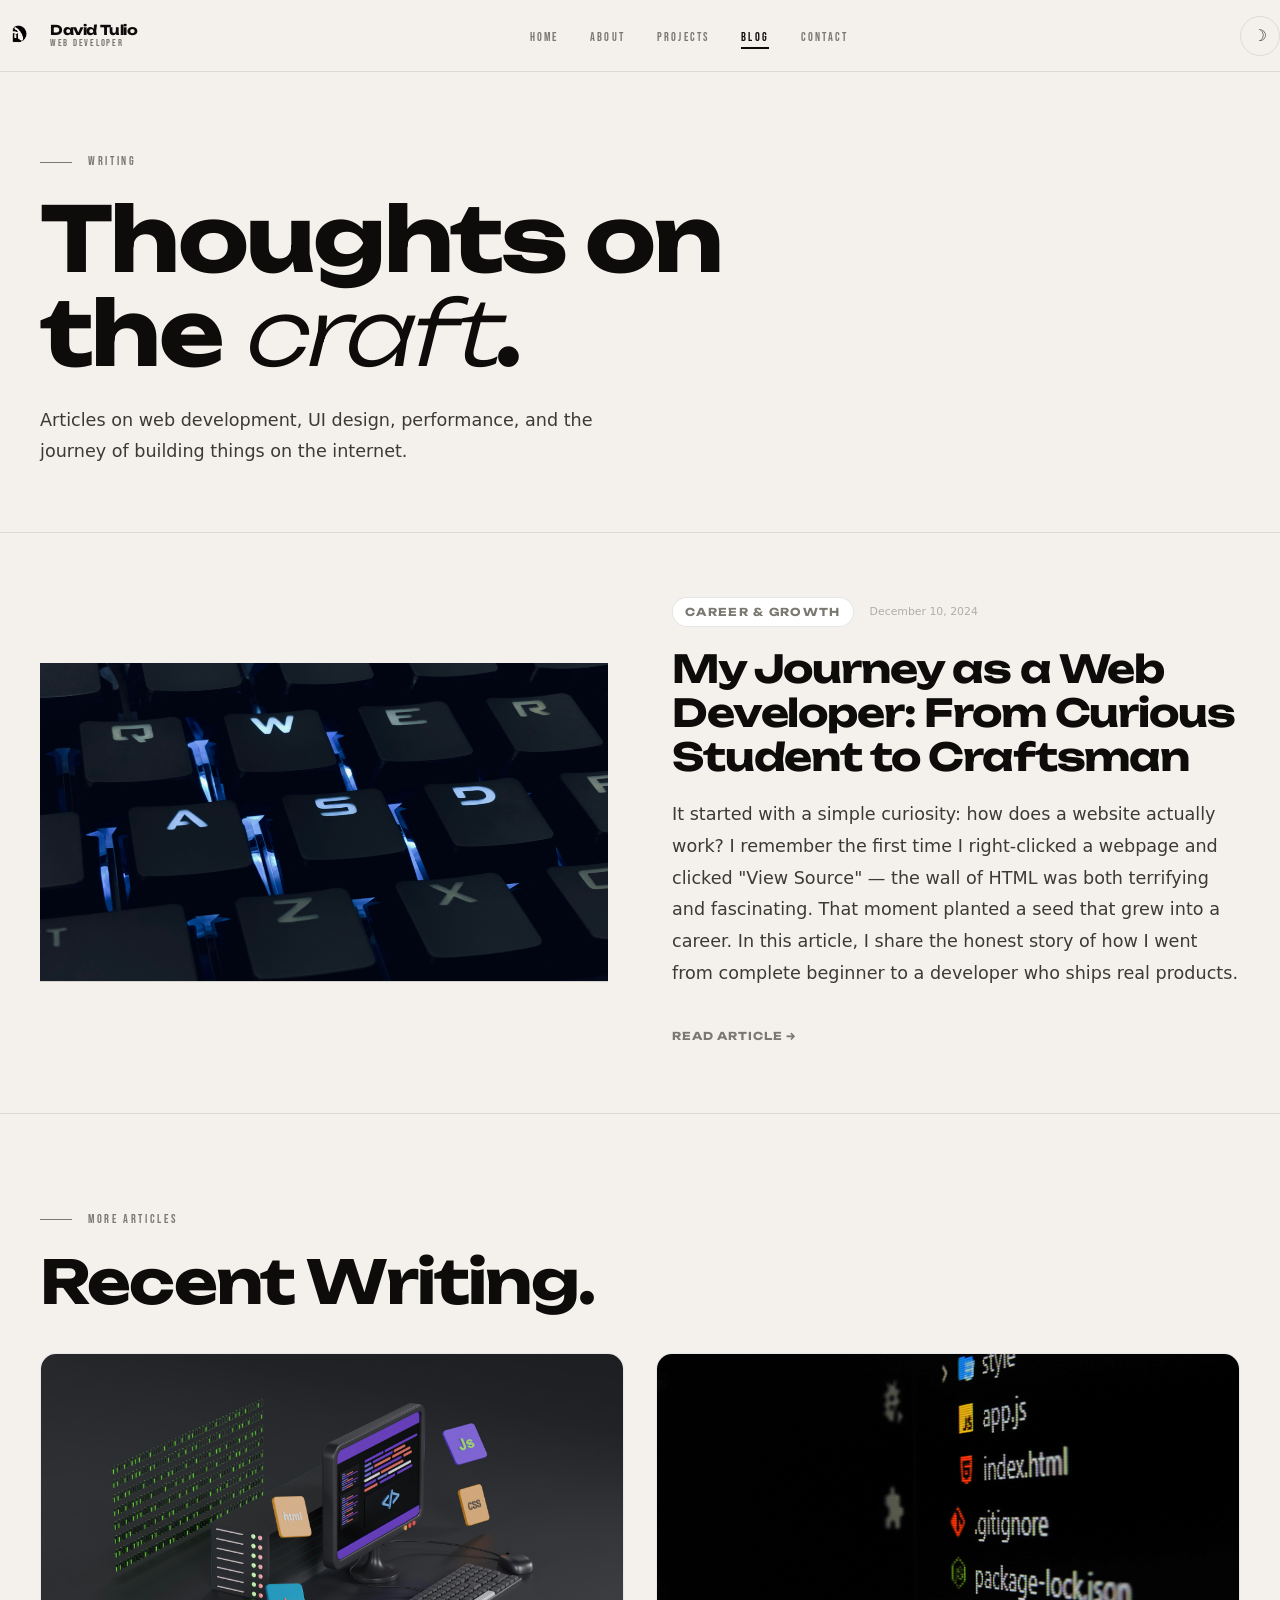
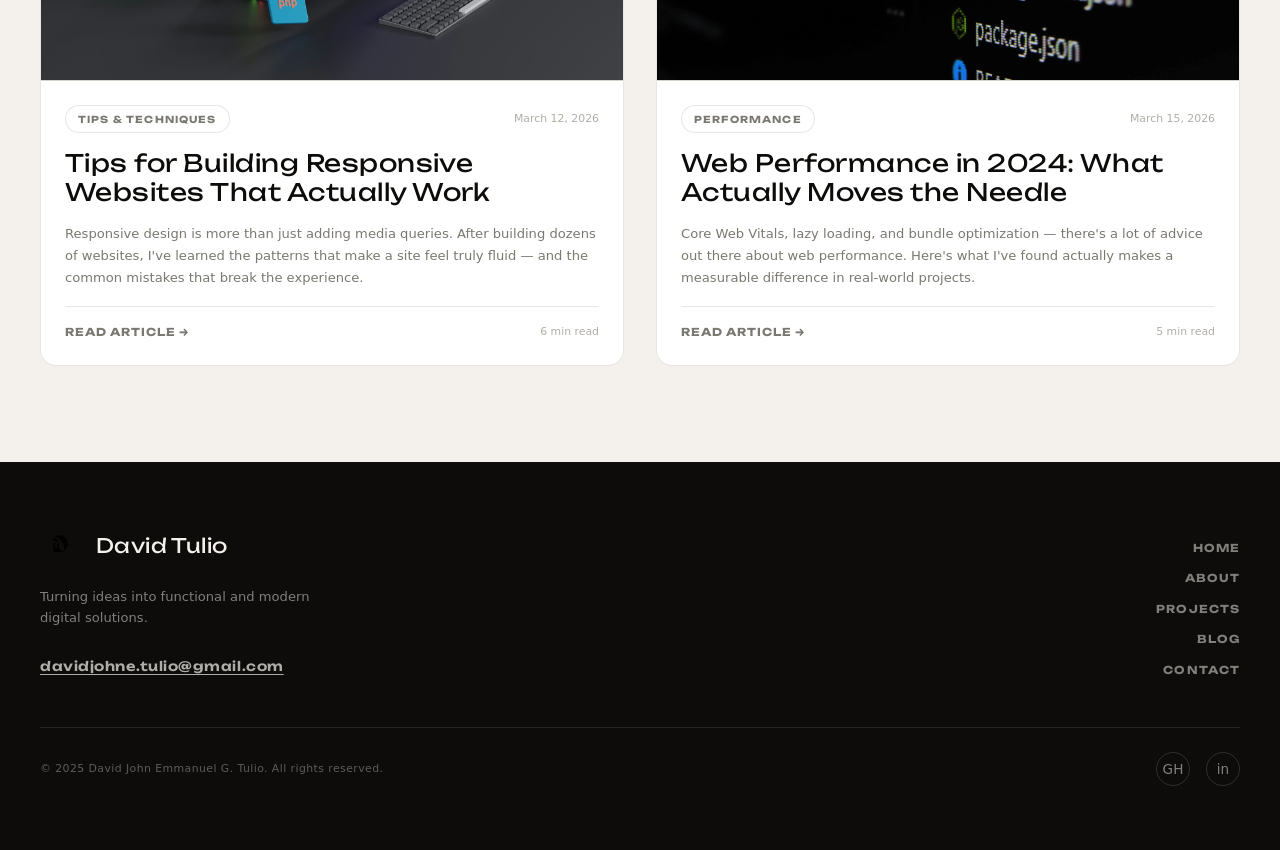
<file: blog.html>
<!DOCTYPE html>
<html lang="en" data-theme="light">
<head>
  <meta charset="UTF-8" />
  <meta name="viewport" content="width=device-width, initial-scale=1.0" />

  <!-- SEO -->
  <title>Blog — David John Emmanuel G. Tulio</title>
  <meta name="description" content="Articles on web development, UI design, and the craft of building digital products — by David John Emmanuel G. Tulio." />
  <meta name="author" content="David John Emmanuel G. Tulio" />

  <!-- Open Graph -->
  <meta property="og:title" content="Blog — David John Emmanuel G. Tulio" />
  <meta property="og:description" content="Articles on web development, UI design, and digital craft." />
  <meta property="og:type" content="website" />

  <!-- Theme pre-load -->
  <script>
    (function () {
      var saved = localStorage.getItem('portfolio-theme');
      var prefersDark = window.matchMedia('(prefers-color-scheme: dark)').matches;
      document.documentElement.setAttribute('data-theme', saved || (prefersDark ? 'dark' : 'light'));
    })();
  </script>

  <!-- Styles -->
  <link rel="stylesheet" href="assets/css/tokens.css" />
  <link rel="stylesheet" href="assets/css/base.css" />
  <link rel="stylesheet" href="assets/css/nav.css" />
  <link rel="stylesheet" href="assets/css/footer.css" />
  <link rel="stylesheet" href="assets/css/pages/blog.css" />

  <!-- Force Tawk.to to float properly -->
  <style>
    #tawkchat-container,
    .tawk-min-container,
    .tawk-button-container,
    iframe[id^="tawk"] {
      position: fixed !important;
      bottom: 1.5rem !important;
      right: 1.5rem !important;
      z-index: 9998 !important;
    }
  </style>
</head>

<body class="page-enter">

  <!-- NAVIGATION -->
  <header role="banner">
    <nav class="navbar" aria-label="Main navigation">
      <div class="container navbar__inner">
        <a href="index.html" class="navbar__logo" aria-label="David Tulio — Home">
          <img src="assets/images/logo-light.png" alt="DT Logo" class="navbar__logo-img logo-img" width="38" height="38" />
          <span class="navbar__logo-name">David Tulio<span>Web Developer</span></span>
        </a>
        <ul class="navbar__links" role="list">
          <li><a href="index.html"    class="navbar__link">Home</a></li>
          <li><a href="about.html"    class="navbar__link">About</a></li>
          <li><a href="projects.html" class="navbar__link">Projects</a></li>
          <li><a href="blog.html"     class="navbar__link" aria-current="page">Blog</a></li>
          <li><a href="contact.html"  class="navbar__link">Contact</a></li>
        </ul>
        <div class="navbar__controls">
          <button class="theme-toggle" data-theme-toggle aria-label="Toggle dark/light mode">
            <span class="icon-moon" aria-hidden="true">☽</span>
            <span class="icon-sun"  aria-hidden="true">☀</span>
          </button>
          <button class="navbar__hamburger" aria-label="Open navigation menu" aria-expanded="false" aria-controls="mobile-menu">
            <span></span><span></span><span></span>
          </button>
        </div>
      </div>
    </nav>
    <nav id="mobile-menu" class="navbar__mobile-menu" aria-label="Mobile navigation">
      <a href="index.html"    class="navbar__mobile-link">Home</a>
      <a href="about.html"    class="navbar__mobile-link">About</a>
      <a href="projects.html" class="navbar__mobile-link">Projects</a>
      <a href="blog.html"     class="navbar__mobile-link" aria-current="page">Blog</a>
      <a href="contact.html"  class="navbar__mobile-link">Contact</a>
    </nav>
  </header>

  <main id="main-content">

    <!-- ── Blog Hero ── -->
    <section class="blog-hero" aria-label="Blog introduction">
      <div class="container">
        <p class="section-label">Writing</p>
        <h1 class="blog-hero__title">
          Thoughts on<br />the <em>craft</em>.
        </h1>
        <p class="blog-hero__sub" style="margin-top: 1.5rem;">
          Articles on web development, UI design, performance,
          and the journey of building things on the internet.
        </p>
      </div>
    </section>

    <!-- ── Featured Article ── -->
    <section class="blog-featured" aria-label="Featured article">
      <div class="container">
        <div class="blog-featured__inner">

          <img src="assets/images/Blog1.jpg" 
          alt="My Journey as a Web Developer - blog post hero image" 
          class="blog-card__thumb" />

          <div class="blog-featured__info reveal">
            <div class="blog-featured__meta">
              <span class="blog-featured__cat tag">Career &amp; Growth</span>
              <span class="blog-featured__date">December 10, 2024</span>
            </div>

            <h2 class="blog-featured__title">
              My Journey as a Web Developer: From Curious Student to Craftsman
            </h2>

            <p class="blog-featured__excerpt">
              It started with a simple curiosity: how does a website actually work?
              I remember the first time I right-clicked a webpage and clicked "View Source" —
              the wall of HTML was both terrifying and fascinating. That moment planted
              a seed that grew into a career. In this article, I share the honest story
              of how I went from complete beginner to a developer who ships real products.
            </p>

            <a
              href="#article-1"
              class="blog-featured__read"
              data-read-more="article-1"
              aria-expanded="false"
              aria-controls="article-1"
            >
              Read Article →
            </a>
          </div>

        </div>

        <!-- Expanded Article -->
        <div id="article-1" class="article-view" style="display:none; margin-top: var(--space-10);" role="article">
          <div class="article-view__header">
            <div class="blog-featured__meta" style="margin-bottom: var(--space-5);">
              <span class="tag">Career &amp; Growth</span>
              <span class="blog-featured__date">March 10, 2026</span>
              <span class="blog-card__time">8 min read</span>
            </div>
            <h2 style="font-size: var(--text-3xl);">
              My Journey as a Web Developer: From Curious Student to Craftsman
            </h2>
            <p style="margin-top: 1rem; color: var(--color-ink-3); font-size: var(--text-sm);">
              By David John Emmanuel G. Tulio
            </p>
          </div>
          <div class="article-view__body">

            <h2>The Beginning: View Source</h2>
            <p>
              My journey into web development began not with a formal class or a textbook,
              but with a simple act of curiosity. I was in high school, browsing a website
              I admired, when I right-clicked and selected "View Page Source." The screen
              filled with what looked like alien code — tags, attributes, angle brackets
              everywhere. Instead of closing it, I stayed.
            </p>
            <p>
              I started Googling what each tag meant. <code>h1</code> for headings.
              <code>p</code> for paragraphs. <code>a</code> for links. Within an hour,
              I had built my first webpage — just a white page with a heading and a
              paragraph — but I was hooked. It felt like discovering a superpower:
              I could build things that anyone in the world could see.
            </p>

            <h2>The Learning Curve</h2>
            <p>
              CSS was humbling. Centering a div felt like solving a puzzle with missing
              pieces. JavaScript was even harder — I spent an entire weekend debugging
              a function that was failing simply because of a missing semicolon. But
              every breakthrough felt euphoric, and the cycle of confusion → research →
              understanding → build became addictive.
            </p>
            <p>
              I committed to building something every week. Small projects at first —
              a to-do list, a weather app, a simple landing page for a fictional business.
              Each project taught me something the tutorials didn't: how to make
              decisions when there's no right answer.
            </p>

            <h2>Key Lessons I've Learned</h2>
            <ul>
              <li>Build real things as early as possible — tutorials can only take you so far</li>
              <li>Embrace being stuck; it's where the deepest learning happens</li>
              <li>Read other people's code — it expands your vocabulary of solutions</li>
              <li>Accessibility and performance are not optional features, they are foundations</li>
              <li>The web is a community — give back by sharing what you learn</li>
            </ul>

            <h2>Where I Am Now</h2>
            <p>
              Today I build full-stack applications with React, Node.js, and Python. I care
              deeply about the details — the transition timing on a hover state, the semantic
              structure of an HTML document, the milliseconds shaved off a page load.
              Web development taught me that craft lives in the details.
            </p>
            <p>
              If you're just starting out: keep going. The confusion you feel right now
              is not a sign that you're not cut out for this — it's a sign that you're learning.
            </p>

          </div>
        </div>

      </div>
    </section>

    <!-- ── More Articles ── -->
    <section class="blog-grid-section section" aria-labelledby="articles-heading">
      <div class="container">
        <p class="section-label reveal">More Articles</p>
        <h2 class="section-title reveal" id="articles-heading">Recent Writing.</h2>

        <div class="blog-grid">

          <!-- Article 2 -->
          <article class="blog-card reveal">
            <img src="assets/images/Blog2.jpg" 
            alt="Tips for Building Responsive Websites - blog post hero image" 
            class="blog-card__thumb" />

            <div class="blog-card__body">
              <div class="blog-card__meta">
                <span class="blog-card__cat tag">Tips &amp; Techniques</span>
                <span class="blog-card__date">March 12, 2026</span>
              </div>
              <h3 class="blog-card__title">
                Tips for Building Responsive Websites That Actually Work
              </h3>
              <p class="blog-card__excerpt">
                Responsive design is more than just adding media queries. After building
                dozens of websites, I've learned the patterns that make a site feel
                truly fluid — and the common mistakes that break the experience.
              </p>
              <div class="blog-card__footer">
                <a
                  href="#article-2"
                  class="blog-card__read"
                  data-read-more="article-2"
                  aria-expanded="false"
                  aria-controls="article-2"
                >
                  Read Article →
                </a>
                <span class="blog-card__time">6 min read</span>
              </div>
            </div>
          </article>

          <!-- Article 3 -->
          <article class="blog-card reveal reveal-delay-2">
            <img src="assets/images/Blog3.jpg" 
            alt="Web Performance in 2024: What Actually Moves the Needle - blog post hero image" 
            class="blog-card__thumb" />
            <div class="blog-card__body">
              <div class="blog-card__meta">
                <span class="blog-card__cat tag">Performance</span>
                <span class="blog-card__date">March 15, 2026</span>
              </div>
              <h3 class="blog-card__title">
                Web Performance in 2024: What Actually Moves the Needle
              </h3>
              <p class="blog-card__excerpt">
                Core Web Vitals, lazy loading, and bundle optimization — there's a lot
                of advice out there about web performance. Here's what I've found
                actually makes a measurable difference in real-world projects.
              </p>
              <div class="blog-card__footer">
                <button class="blog-card__read blog-read-more" data-read-more="article-3">
                  Read Article →
                </button>
                <span class="blog-card__time">5 min read</span>
              </div>
            </div>
          </article>

        </div>

        <!-- Expanded Article 2 -->
        <div id="article-2" class="article-view" style="display:none; margin-top: var(--space-10);" role="article">
          <div class="article-view__header">
            <div class="blog-featured__meta" style="margin-bottom: var(--space-5);">
              <span class="tag">Tips &amp; Techniques</span>
              <span class="blog-featured__date">November 22, 2024</span>
              <span class="blog-card__time">6 min read</span>
            </div>
            <h2 style="font-size: var(--text-3xl);">
              Tips for Building Responsive Websites That Actually Work
            </h2>
            <p style="margin-top: 1rem; color: var(--color-ink-3); font-size: var(--text-sm);">
              By David John Emmanuel G. Tulio
            </p>
          </div>
          <div class="article-view__body">

            <h2>Start with Mobile First</h2>
            <p>
              The single most effective shift in my responsive workflow was committing to
              mobile-first CSS. Instead of writing desktop styles and then overriding them
              with media queries, I write the base styles for small screens and progressively
              enhance for larger ones. The result is leaner CSS and a layout that degrades
              gracefully — not one that tries to squeeze a desktop layout into a phone.
            </p>

            <h2>Use Fluid Typography</h2>
            <p>
              Fixed font sizes break at the edges of your breakpoints. The CSS <code>clamp()</code>
              function changed everything for me. Instead of setting five breakpoints for
              a heading, I write one line:
              <code>font-size: clamp(1.8rem, 5vw, 4rem);</code>
              The font grows smoothly between a minimum and maximum size, and the
              browser handles the math.
            </p>

            <h2>Practical Tips That Made the Biggest Difference</h2>
            <ul>
              <li>Use <code>min()</code>, <code>max()</code>, and <code>clamp()</code> for fluid spacing</li>
              <li>CSS Grid with <code>auto-fit</code> and <code>minmax()</code> replaces most media queries for card layouts</li>
              <li>Test on real devices, not just browser DevTools — they behave differently</li>
              <li>Use <code>aspect-ratio</code> to maintain proportions without fixed heights</li>
              <li>Avoid <code>vh</code> for mobile — use <code>svh</code> (small viewport height) instead</li>
              <li>Set <code>overflow-x: hidden</code> on the body only when you understand why</li>
            </ul>

            <h2>The Real Secret</h2>
            <p>
              The best responsive websites aren't built by adding breakpoints — they're
              built by designing with fluid, intrinsic layouts from the start.
              When your base layout is flexible, you need far fewer media queries.
              Think in proportions, not pixels, and responsive design becomes natural.
            </p>

          </div>
        </div>

        <!-- Expanded Article 3 -->
        <div id="article-3" class="article-view" style="display:none; margin-top: var(--space-10);" role="article">
          <div class="article-view__header">
            <div class="blog-featured__meta" style="margin-bottom: var(--space-5);">
              <span class="tag">Performance</span>
              <span class="blog-featured__date">October 15, 2024</span>
              <span class="blog-card__time">5 min read</span>
            </div>
            <h2 style="font-size: var(--text-3xl);">
              Web Performance in 2024: What Actually Moves the Needle
            </h2>
            <p style="margin-top: 1rem; color: var(--color-ink-3); font-size: var(--text-sm);">
              By David John Emmanuel G. Tulio
            </p>
          </div>
          <div class="article-view__body">

            <h2>The Problem With Generic Performance Advice</h2>
            <p>
              Every web performance article tells you the same things — compress your images,
              use a CDN, minify your CSS. That advice is not wrong, but it rarely tells you
              which optimizations will actually make a visible difference to real users.
              After working on several projects and studying Core Web Vitals, here is what
              I have found genuinely moves the needle.
            </p>

            <h2>Core Web Vitals: Focus on LCP First</h2>
            <p>
              Google's Core Web Vitals — LCP, CLS, and INP — are now ranking signals.
              Of the three, <strong>Largest Contentful Paint (LCP)</strong> has the most
              direct impact on perceived load speed. LCP measures how long it takes for
              the largest visible element (usually a hero image or heading) to render.
              The single most effective fix is adding <code>fetchpriority="high"</code>
              to your above-the-fold hero image. This tells the browser to load it before
              anything else, often cutting LCP by 30–50%.
            </p>

            <h2>Lazy Loading Is Not a Silver Bullet</h2>
            <p>
              Adding <code>loading="lazy"</code> to every image is a common mistake.
              Lazy loading delays images that are off-screen — but if you apply it to
              images that are immediately visible, you are actually slowing down your
              page. The rule is simple: only lazy load images that are below the fold.
              The hero image and any image in the first viewport should never be lazy loaded.
            </p>

            <h2>What Actually Made the Biggest Difference in My Projects</h2>
            <ul>
              <li>Converting images from PNG/JPG to <strong>WebP</strong> — typically 25–35% smaller files with no visible quality loss</li>
              <li>Adding <code>width</code> and <code>height</code> attributes to every image — prevents layout shift (CLS) as images load</li>
              <li>Using <code>font-display: swap</code> on custom fonts — prevents invisible text while fonts load</li>
              <li>Deferring non-critical JavaScript with <code>defer</code> or <code>async</code> — speeds up initial render</li>
              <li>Removing unused CSS — tools like PurgeCSS can cut stylesheet size dramatically</li>
            </ul>

            <h2>The Honest Truth About Bundle Optimization</h2>
            <p>
              If you are building a plain HTML/CSS/JS site without a framework, bundle
              optimization is largely irrelevant. The biggest wins come from the basics —
              optimized images, deferred scripts, and efficient CSS. Complex build pipelines
              are tools for solving complex problems. For simpler projects, keep it simple
              and measure what actually matters with Lighthouse and PageSpeed Insights
              before optimizing anything.
            </p>

          </div>
        </div>

      </div>
    </section>

  </main>

  <!-- FOOTER -->
  <footer class="footer" role="contentinfo">
    <div class="container">
      <div class="footer__inner">
        <div class="footer__brand">
          <div class="footer__logo">
            <img src="assets/images/logo-light.png" alt="DT Logo" class="footer__logo-img" width="40" height="40" />
            <span class="footer__name">David Tulio</span>
          </div>
          <p class="footer__tagline">Turning ideas into functional and modern digital solutions.</p>
          <p class="footer__email"><a href="mailto:davidjohne.tulio@gmail.com">davidjohne.tulio@gmail.com</a></p>
        </div>
        <nav class="footer__nav" aria-label="Footer navigation">
          <a href="index.html">Home</a>
          <a href="about.html">About</a>
          <a href="projects.html">Projects</a>
          <a href="blog.html">Blog</a>
          <a href="contact.html">Contact</a>
        </nav>
      </div>
      <div class="footer__bottom">
        <p class="footer__copy">&copy; 2025 David John Emmanuel G. Tulio. All rights reserved.</p>
        <div class="footer__social" aria-label="Social media links">
          <a href="https://github.com/DavidTulio" target="_blank" rel="noopener" aria-label="GitHub">GH</a>
          <a href="https://www.linkedin.com/in/david-john-tulio-126916316/" target="_blank" rel="noopener" aria-label="LinkedIn">in</a>
        </div>
      </div>
    </div>
  </footer>

  <script src="assets/js/theme.js"></script>
  <script src="assets/js/nav.js"></script>
  <script src="assets/js/animations.js"></script>

  <!--Start of Tawk.to Script-->
  <script type="text/javascript">
  var Tawk_API=Tawk_API||{}, Tawk_LoadStart=new Date();
  (function(){
  var s1=document.createElement("script"),s0=document.getElementsByTagName("script")[0];
  s1.async=true;
  s1.src='https://embed.tawk.to/69be99bbcfaccd1c35825245/1jk88h1dn';
  s1.charset='UTF-8';
  s1.setAttribute('crossorigin','*');
  s0.parentNode.insertBefore(s1,s0);
  })();
  </script>
  <!--End of Tawk.to Script-->

</body>
</html>
</file>
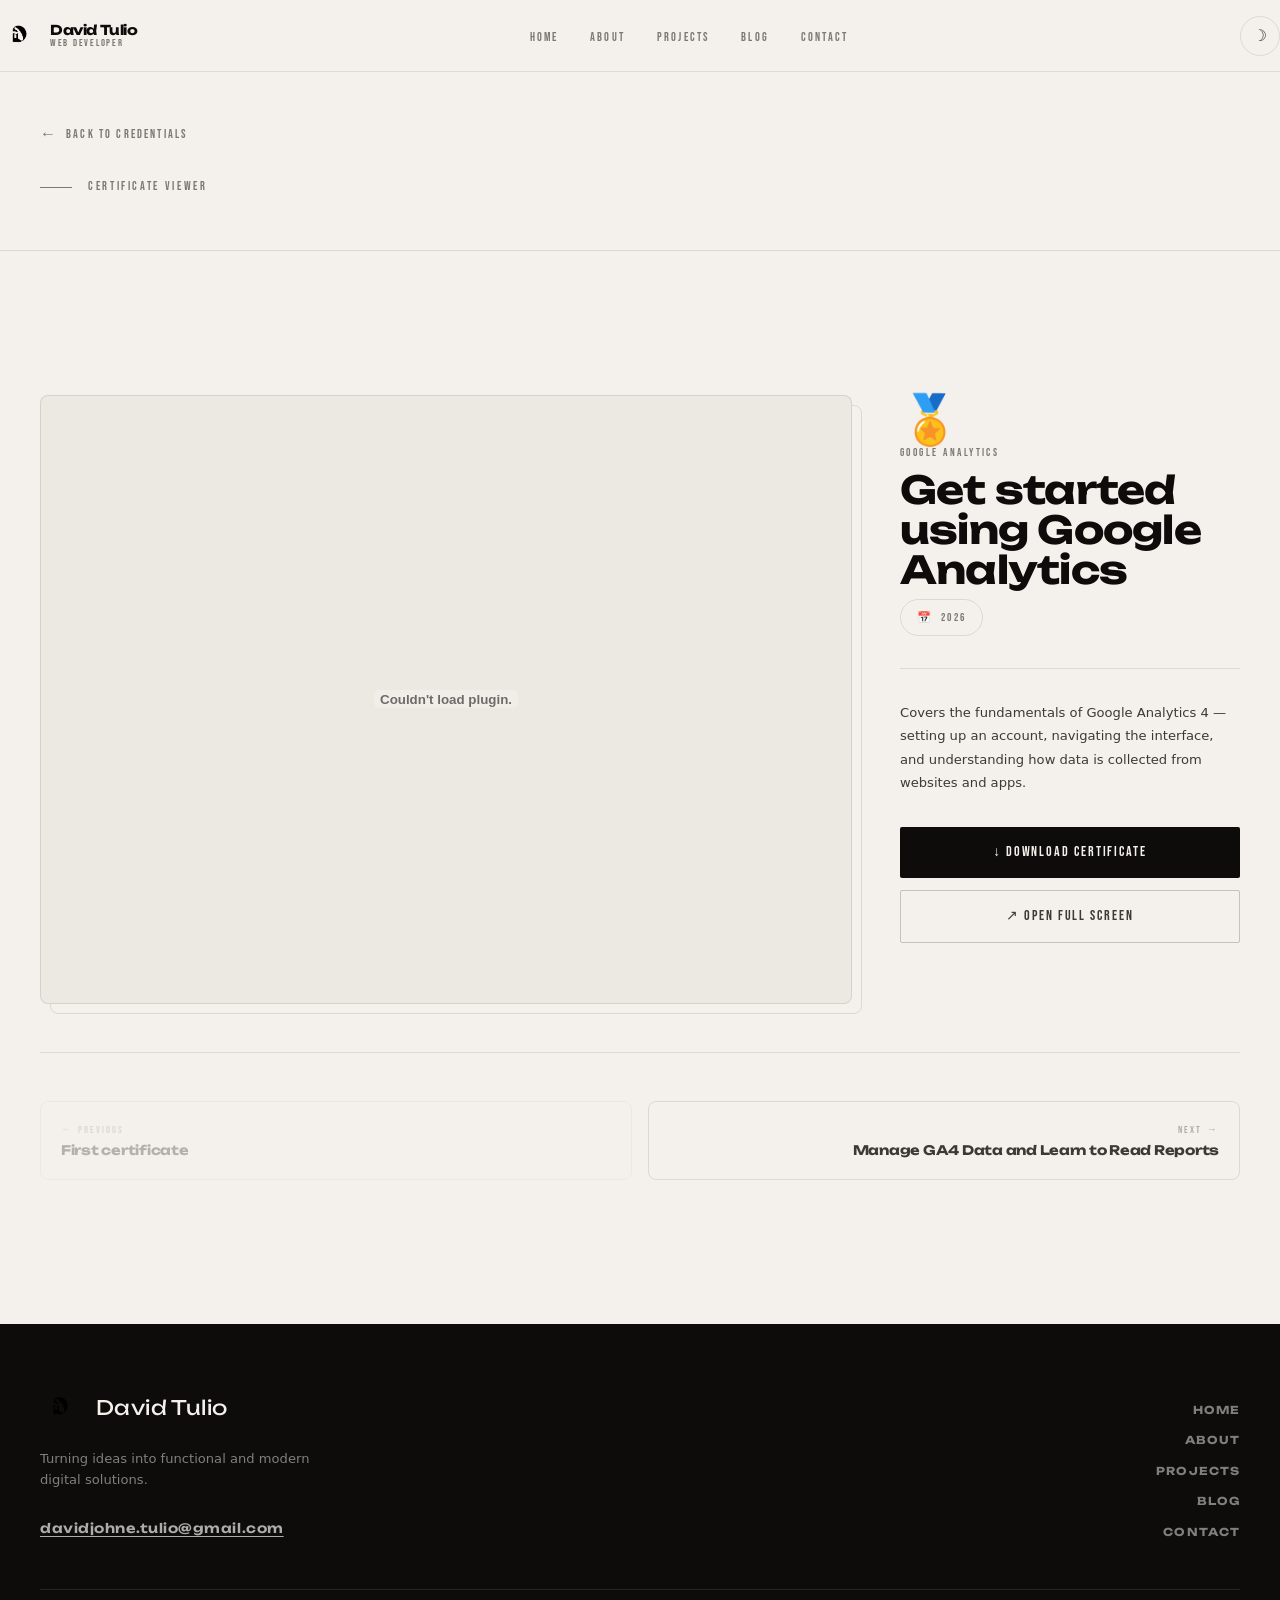
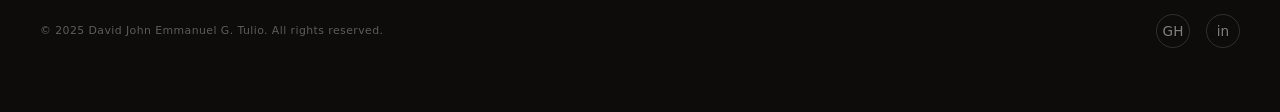
<file: certificate.html>
<!DOCTYPE html>
<html lang="en" data-theme="light">
<head>
  <meta charset="UTF-8" />
  <meta name="viewport" content="width=device-width, initial-scale=1.0" />

  <title>Certificate — David John Emmanuel G. Tulio</title>
  <meta name="description" content="Certificate earned by David John Emmanuel G. Tulio." />
  <meta name="author" content="David John Emmanuel G. Tulio" />
  <meta name="robots" content="noindex" /><!-- Don't index individual cert pages -->

  <!-- Theme pre-load -->
  <script>
    (function () {
      var saved = localStorage.getItem('portfolio-theme');
      var prefersDark = window.matchMedia('(prefers-color-scheme: dark)').matches;
      document.documentElement.setAttribute('data-theme', saved || (prefersDark ? 'dark' : 'light'));
    })();
  </script>

  <!-- Styles -->
  <link rel="stylesheet" href="assets/css/tokens.css" />
  <link rel="stylesheet" href="assets/css/base.css" />
  <link rel="stylesheet" href="assets/css/nav.css" />
  <link rel="stylesheet" href="assets/css/footer.css" />
  <link rel="stylesheet" href="assets/css/pages/certificate.css" />

  <!-- Force Tawk.to to float properly -->
  <style>
    #tawkchat-container,
    .tawk-min-container,
    .tawk-button-container,
    iframe[id^="tawk"] {
      position: fixed !important;
      bottom: 1.5rem !important;
      right: 1.5rem !important;
      z-index: 9998 !important;
    }
  </style>
</head>

<body class="page-enter">

  <!-- ════════════════════════════════════
       NAVIGATION
  ════════════════════════════════════ -->
  <header role="banner">
    <nav class="navbar" aria-label="Main navigation">
      <div class="container navbar__inner">
        <a href="index.html" class="navbar__logo" aria-label="David Tulio — Home">
          <img src="assets/images/logo-light.png" alt="DT Logo" class="navbar__logo-img logo-img" width="38" height="38" />
          <span class="navbar__logo-name">David Tulio<span>Web Developer</span></span>
        </a>
        <ul class="navbar__links" role="list">
          <li><a href="index.html"    class="navbar__link">Home</a></li>
          <li><a href="about.html"    class="navbar__link">About</a></li>
          <li><a href="projects.html" class="navbar__link">Projects</a></li>
          <li><a href="blog.html"     class="navbar__link">Blog</a></li>
          <li><a href="contact.html"  class="navbar__link">Contact</a></li>
        </ul>
        <div class="navbar__controls">
          <button class="theme-toggle" data-theme-toggle aria-label="Toggle dark/light mode">
            <span class="icon-moon" aria-hidden="true">☽</span>
            <span class="icon-sun"  aria-hidden="true">☀</span>
          </button>
          <button class="navbar__hamburger" aria-label="Open navigation" aria-expanded="false" aria-controls="mobile-menu">
            <span></span><span></span><span></span>
          </button>
        </div>
      </div>
    </nav>
    <nav id="mobile-menu" class="navbar__mobile-menu" aria-label="Mobile navigation">
      <a href="index.html"    class="navbar__mobile-link">Home</a>
      <a href="about.html"    class="navbar__mobile-link">About</a>
      <a href="projects.html" class="navbar__mobile-link">Projects</a>
      <a href="blog.html"     class="navbar__mobile-link">Blog</a>
      <a href="contact.html"  class="navbar__mobile-link">Contact</a>
    </nav>
  </header>

  <main id="main-content">

    <!-- ════════════════════════════════════
         HERO — Back link + page label
    ════════════════════════════════════ -->
    <section class="cert-viewer-hero">
      <div class="container">
        <a href="about.html#certs-section" class="cert-viewer-hero__back">
          <span aria-hidden="true">←</span> Back to Credentials
        </a>
        <p class="section-label">Certificate Viewer</p>
      </div>
    </section>

    <!-- ════════════════════════════════════
         MAIN VIEWER GRID
    ════════════════════════════════════ -->
    <section class="section" aria-label="Certificate viewer">
      <div class="container">
        <div class="cert-viewer-grid">

          <!-- ── LEFT: Certificate Preview ── -->
          <div class="cert-preview reveal">
            <div class="cert-preview__frame" id="cert-frame">
              <!--
              The certificate file is loaded here by JavaScript
              based on the URL parameter (e.g. ?cert=comptia)
              -->
              <div class="cert-preview__fallback" id="cert-fallback" aria-live="polite">
                <span class="cert-preview__fallback-icon" aria-hidden="true">📄</span>
                <p class="cert-preview__fallback-text">Loading certificate...</p>
              </div>
            </div>
            <div class="cert-preview__accent" aria-hidden="true"></div>
          </div>

          <!-- ── RIGHT: Certificate Info Panel ── -->
          <div class="cert-info reveal reveal-delay-2">

            <div>
              <div class="cert-info__badge" id="cert-badge" aria-hidden="true">🏅</div>
              <p class="cert-info__issuer" id="cert-issuer">Loading...</p>
              <h1 class="cert-info__title" id="cert-title">Certificate</h1>
              <div class="cert-info__year" id="cert-year">
                <span aria-hidden="true">📅</span>
                <span id="cert-year-text">—</span>
              </div>
            </div>

            <div class="cert-info__divider" aria-hidden="true"></div>

            <!-- Description of the certificate -->
            <p class="cert-info__desc" id="cert-desc">
              <!-- Filled by JavaScript -->
            </p>

            <!-- Action Buttons -->
            <div class="cert-info__actions">
              <!--
              Download button — triggers browser download of the certificate file.
              The href and download filename are set by JavaScript.
              -->
              <a
                href="#"
                class="btn btn--primary"
                id="cert-download-btn"
                download
                aria-label="Download this certificate"
              >
                ↓ Download Certificate
              </a>

              <!--
              Open in new tab button — lets the user view it full screen
              without downloading (useful for PDFs on desktop).
              -->
              <a
                href="#"
                class="btn btn--ghost"
                id="cert-open-btn"
                target="_blank"
                rel="noopener"
                aria-label="Open certificate in new tab"
              >
                ↗ Open Full Screen
              </a>
            </div>

          </div>
        </div>

        <!-- ── Prev / Next Certificate Navigation ── -->
        <nav class="cert-nav" aria-label="Navigate between certificates">
          <a href="#" class="cert-nav__item cert-nav__item--prev" id="cert-prev" aria-label="Previous certificate">
            <span class="cert-nav__label">← Previous</span>
            <span class="cert-nav__title" id="cert-prev-title">—</span>
          </a>
          <a href="#" class="cert-nav__item cert-nav__item--next" id="cert-next" aria-label="Next certificate">
            <span class="cert-nav__label">Next →</span>
            <span class="cert-nav__title" id="cert-next-title">—</span>
          </a>
        </nav>

      </div>
    </section>

  </main>

  <!-- ════════════════════════════════════
       FOOTER
  ════════════════════════════════════ -->
  <footer class="footer" role="contentinfo">
    <div class="container">
      <div class="footer__inner">
        <div class="footer__brand">
          <div class="footer__logo">
            <img src="assets/images/logo-light.png" alt="DT Logo" class="footer__logo-img" width="40" height="40" />
            <span class="footer__name">David Tulio</span>
          </div>
          <p class="footer__tagline">Turning ideas into functional and modern digital solutions.</p>
          <p class="footer__email">
            <a href="mailto:davidjohne.tulio@gmail.com">davidjohne.tulio@gmail.com</a>
          </p>
        </div>
        <nav class="footer__nav" aria-label="Footer navigation">
          <a href="index.html">Home</a>
          <a href="about.html">About</a>
          <a href="projects.html">Projects</a>
          <a href="blog.html">Blog</a>
          <a href="contact.html">Contact</a>
        </nav>
      </div>
      <div class="footer__bottom">
        <p class="footer__copy">&copy; 2025 David John Emmanuel G. Tulio. All rights reserved.</p>
        <div class="footer__social" aria-label="Social media links">
          <a href="https://github.com/DavidTulio" target="_blank" rel="noopener" aria-label="GitHub">GH</a>
          <a href="https://www.linkedin.com/in/david-john-tulio-126916316/" target="_blank" rel="noopener" aria-label="LinkedIn">in</a>
        </div>
      </div>
    </div>
  </footer>

  <!-- Scripts -->
  <script src="assets/js/theme.js"></script>
  <script src="assets/js/nav.js"></script>
  <script src="assets/js/animations.js"></script>

  <!--
  ══════════════════════════════════════════════════════════════════
  CERTIFICATE DATA & VIEWER SCRIPT

  HOW TO ADD A NEW CERTIFICATE:
  1. Put your certificate file in assets/certificates/
     (PDF or PNG/JPG both work)
  2. Copy one of the existing objects in the CERTIFICATES array below
  3. Fill in: id, title, issuer, year, file, fileType, desc
  4. In about.html, update the cert card link to:
     href="certificate.html?cert=your-id-here"

  FIELD REFERENCE:
    id       → unique short name used in the URL (?cert=this-value)
    title    → full certificate name shown on the page
    issuer   → organisation that issued it
    year     → year received
    file     → path to the file inside assets/certificates/
    fileType → "pdf" or "image"
    desc     → 1–2 sentences about what the cert covers
  ══════════════════════════════════════════════════════════════════
  -->
  <script>
  const CERTIFICATES = [

    // ══════════════════════════════════════════════════════════════
    // ADD YOUR NEWEST CERTIFICATE HERE AT THE TOP
    // Copy this block, fill it in, and paste it above the first cert:
    //
    // {
    //   id:       'your-unique-id',      ← used in the URL ?cert=this
    //   title:    'Certificate Name',
    //   issuer:   'Issuing Organisation',
    //   year:     '2026',
    //   file:     'assets/certificates/your-file.pdf',
    //   fileType: 'pdf',                 ← 'pdf' or 'image'
    //   desc:     'Short description of what this certificate covers.'
    // },
    // ══════════════════════════════════════════════════════════════

    // Newly added certificates
    {
      id:       'ga1',      
      title:    'Get started using Google Analytics',
      issuer:   'Google Analytics',
      year:     '2026',
      file:     'assets/certificates/GA1 - Get started using Google Analytics.pdf',
      fileType: 'pdf',
      desc:     'Covers the fundamentals of Google Analytics 4 — setting up an account, navigating the interface, and understanding how data is collected from websites and apps.'
    },

    {
      id:       'ga2',      
      title:    'Manage GA4 Data and Learn to Read Reports',
      issuer:   'Google Analytics',
      year:     '2026',
      file:     'assets/certificates/GA2 - Manage GA4 Data and Learn to Read Reports.pdf',
      fileType: 'pdf',
      desc:     'Covers managing GA4 properties, configuring data settings, and interpreting core reports including acquisition, engagement, and retention metrics.'
    },
    
    {
      id:       'ga3',      
      title:    'Use GA4 with other Tools and Data Sources',
      issuer:   'Google Analytics',
      year:     '2026',
      file:     'assets/certificates/GA3 - Use GA4 with other Tools and Data Sources.pdf',
      fileType: 'pdf',
      desc:     'Covers integrating GA4 with tools like Google Ads, Search Console, and BigQuery, as well as combining data sources for deeper cross-platform analysis.'
    },

    {
      id:       'ga4',      
      title:    'Dive Deeper into GA4 Data and Reports',
      issuer:   'Google Analytics',
      year:     '2026',
      file:     'assets/certificates/GA4 - Dive Deeper into GA4 Data and Reports.pdf',
      fileType: 'pdf',
      desc:     'Covers advanced GA4 reporting techniques including explorations, funnels, path analysis, and custom segments for deeper data-driven insights.'
    },

    {
      id:       'ga5',      
      title:    'Google Analytics Certification',
      issuer:   'Google Analytics',
      year:     '2026',
      file:     'assets/certificates/Google Analytics Certification.pdf',
      fileType: 'pdf',
      desc:     'Validates proficiency in Google Analytics 4 — covering data collection, measurement, reporting, and the ability to derive actionable insights from web and app analytics.'
    },

    // ── CERT 1 (newest) ─────────────────────────────────────────
    {
      id:       'seo',
      title:    'SEO Certificate',
      issuer:   '6WSEA',
      year:     '2025',
      file:     'assets/certificates/6WSEA CERTIFICATE SEO1.png',
      fileType: 'image',
      desc:     'Covers search engine optimisation fundamentals including keyword research, on-page SEO, link building, and analytics for improving website visibility.'
    },

    // ── CERT 2 ──────────────────────────────────────────────────
    {
      id:       'uiux-chatgpt',
      title:    'Website UI/UX Designing using ChatGPT',
      issuer:   'Simplilearn SkillUP',
      year:     '2025',
      file:     'assets/certificates/Simplilearn-4.pdf',
      fileType: 'pdf',
      desc:     'Explores how to leverage AI tools to assist in UI/UX design workflows, from wireframing concepts to generating design specifications.'
    },

    // ── CERT 3 ──────────────────────────────────────────────────
    {
      id:       'ui-ux-basics',
      title:    'Introduction to Graphic Design; Basics of UI/UX',
      issuer:   'Simplilearn SkillUP',
      year:     '2025',
      file:     'assets/certificates/Simplilearn-3.pdf',
      fileType: 'pdf',
      desc:     'Covers visual design principles, typography, color theory, and the fundamentals of creating user-centered interface designs.'
    },

    // ── CERT 4 ──────────────────────────────────────────────────
    {
      id:       'design-thinking',
      title:    'Design Thinking for Beginners',
      issuer:   'Simplilearn SkillUP',
      year:     '2025',
      file:     'assets/certificates/Simplilearn-2.pdf',
      fileType: 'pdf',
      desc:     'Introduces the 5-stage design thinking process: empathize, define, ideate, prototype, and test — applied to real-world problem solving.'
    },

    // ── CERT 5 ──────────────────────────────────────────────────
    {
      id:       'php',
      title:    'Introduction to PHP',
      issuer:   'Simplilearn SkillUP',
      year:     '2025',
      file:     'assets/certificates/Simplilearn-1.pdf',
      fileType: 'pdf',
      desc:     'Covers PHP syntax, server-side scripting, form handling, and basic database interaction for back-end web development.'
    },

    // ── CERT 6 ──────────────────────────────────────────────────
    {
      id:       'cisco-endpoint',
      title:    'Endpoint Security',
      issuer:   'Cisco Networking Academy',
      year:     '2025',
      file:     'assets/certificates/Endpoint-cert.pdf',
      fileType: 'pdf',
      desc:     'Covers threat detection, endpoint protection strategies, and security best practices for securing devices and network endpoints.'
    },

    // ── CERT 7 ──────────────────────────────────────────────────
    {
      id:       'cisco-ccna',
      title:    'CCNA: Introduction to Networks',
      issuer:   'Cisco Networking Academy',
      year:     '2025',
      file:     'assets/certificates/CCNA-cert.pdf',
      fileType: 'pdf',
      desc:     'Covers network architecture, IP addressing, routing and switching fundamentals, and network security essentials.'
    },

    // ── CERT 8 ──────────────────────────────────────────────────
    {
      id:       'cisco-js',
      title:    'JavaScript Essentials 1',
      issuer:   'Cisco Networking Academy',
      year:     '2024',
      file:     'assets/certificates/JS-cert.pdf',
      fileType: 'pdf',
      desc:     'Validates fundamental JavaScript skills including variables, data types, functions, control flow, and DOM manipulation for web development.'
    },

    // ── CERT 9 (oldest) ─────────────────────────────────────────
    {
      id:       'comptia',
      title:    'IT Fundamentals (ITF+)',
      issuer:   'CompTIA',
      year:     '2023',
      file:     'assets/certificates/Comptia-cert.pdf',
      fileType: 'pdf',
      desc:     'Covers foundational IT concepts including hardware, software, networking, security, and cloud computing — validating core technical literacy.'
    },

  ];

  // ── Viewer Logic (no need to edit below this line) ──────────

  (function () {
    const params  = new URLSearchParams(window.location.search);
    const certId  = params.get('cert') || CERTIFICATES[0].id;
    const index   = CERTIFICATES.findIndex(c => c.id === certId);
    const cert    = CERTIFICATES[index] || CERTIFICATES[0];

    // Update page title
    document.title = cert.title + ' — David John Emmanuel G. Tulio';

    // Fill info panel
    document.getElementById('cert-issuer').textContent  = cert.issuer;
    document.getElementById('cert-title').textContent   = cert.title;
    document.getElementById('cert-year-text').textContent = cert.year;
    document.getElementById('cert-desc').textContent    = cert.desc;

    // Set download + open buttons
    const dlBtn   = document.getElementById('cert-download-btn');
    const openBtn = document.getElementById('cert-open-btn');
    dlBtn.href    = cert.file;
    dlBtn.setAttribute('download', cert.title.replace(/[^a-z0-9]/gi, '_') + (cert.fileType === 'pdf' ? '.pdf' : '.png'));
    openBtn.href  = cert.file;

    // Render preview
    const frame    = document.getElementById('cert-frame');
    const fallback = document.getElementById('cert-fallback');

    if (cert.fileType === 'pdf') {
      // Try embedding PDF
      const embed = document.createElement('embed');
      embed.src   = cert.file;
      embed.type  = 'application/pdf';
      embed.className = 'cert-preview__embed';
      embed.setAttribute('aria-label', cert.title + ' PDF preview');
      fallback.style.display = 'none';
      frame.appendChild(embed);

      // If embed fails (mobile), show fallback with open button
      embed.onerror = function () {
        fallback.innerHTML =
          '<span class="cert-preview__fallback-icon" aria-hidden="true">📄</span>' +
          '<p class="cert-preview__fallback-text">PDF preview not available on this device.<br/>Use the buttons on the right to view or download.</p>';
        fallback.style.display = 'flex';
      };
    } else {
      // Image certificate
      const img = document.createElement('img');
      img.src   = cert.file;
      img.alt   = cert.title + ' certificate issued by ' + cert.issuer;
      img.className = 'cert-preview__img';
      fallback.style.display = 'none';
      frame.appendChild(img);
    }

    // Prev / Next navigation
    const prevCert = CERTIFICATES[index - 1];
    const nextCert = CERTIFICATES[index + 1];
    const prevEl   = document.getElementById('cert-prev');
    const nextEl   = document.getElementById('cert-next');

    if (prevCert) {
      prevEl.href = 'certificate.html?cert=' + prevCert.id;
      document.getElementById('cert-prev-title').textContent = prevCert.title;
    } else {
      prevEl.style.opacity = '0.35';
      prevEl.style.pointerEvents = 'none';
      document.getElementById('cert-prev-title').textContent = 'First certificate';
    }

    if (nextCert) {
      nextEl.href = 'certificate.html?cert=' + nextCert.id;
      document.getElementById('cert-next-title').textContent = nextCert.title;
    } else {
      nextEl.style.opacity = '0.35';
      nextEl.style.pointerEvents = 'none';
      document.getElementById('cert-next-title').textContent = 'Last certificate';
    }
  })();
  </script>

  <!--Start of Tawk.to Script-->
  <script type="text/javascript">
  var Tawk_API=Tawk_API||{}, Tawk_LoadStart=new Date();
  (function(){
  var s1=document.createElement("script"),s0=document.getElementsByTagName("script")[0];
  s1.async=true;
  s1.src='https://embed.tawk.to/69be99bbcfaccd1c35825245/1jk88h1dn';
  s1.charset='UTF-8';
  s1.setAttribute('crossorigin','*');
  s0.parentNode.insertBefore(s1,s0);
  })();
  </script>
  <!--End of Tawk.to Script-->

</body>
</html>
</file>
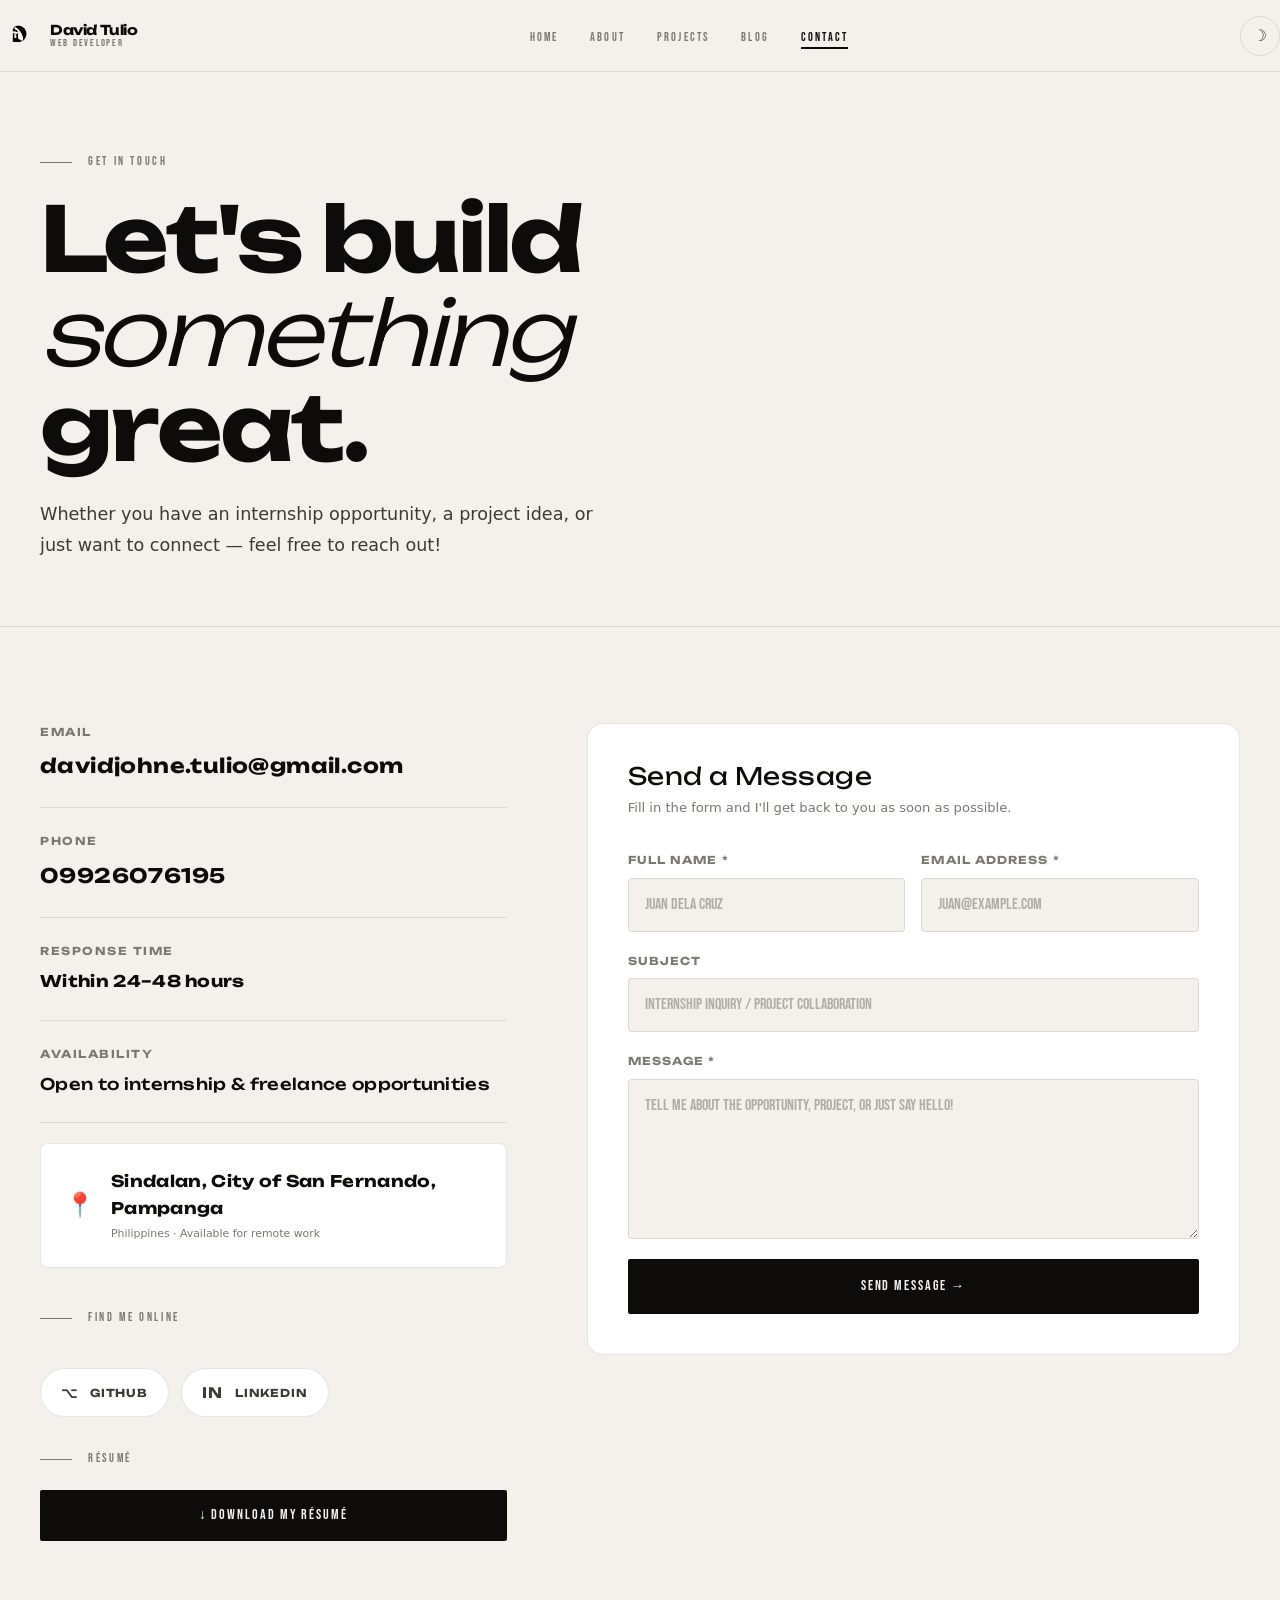
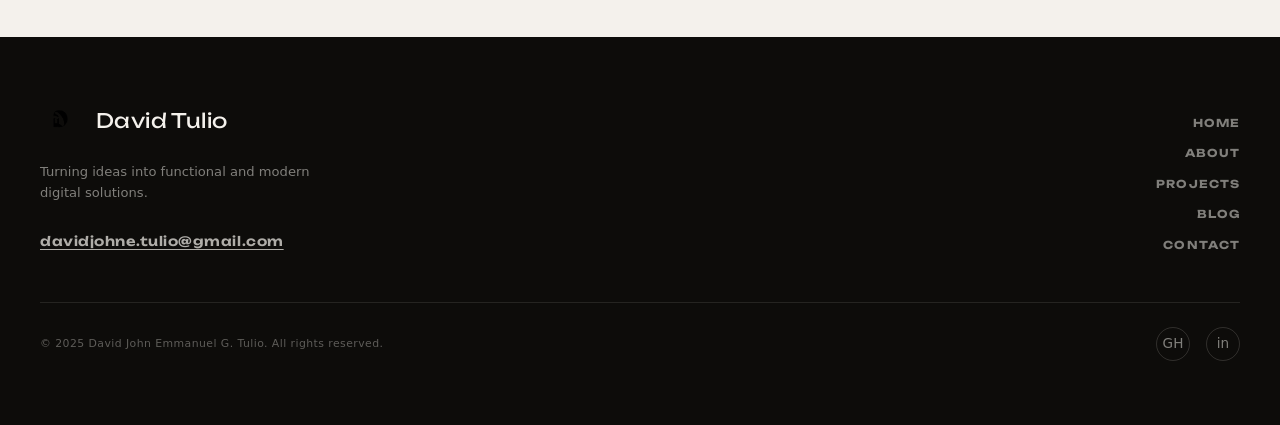
<file: contact.html>
<!DOCTYPE html>
<html lang="en" data-theme="light">
<head>
  <meta charset="UTF-8" />
  <meta name="viewport" content="width=device-width, initial-scale=1.0" />

  <!-- SEO -->
  <title>Contact — David John Emmanuel G. Tulio</title>
  <meta name="description" content="Get in touch with David John Emmanuel G. Tulio for internship, freelance, or collaboration opportunities." />
  <meta name="author" content="David John Emmanuel G. Tulio" />

  <!-- Open Graph -->
  <meta property="og:title" content="Contact — David John Emmanuel G. Tulio" />
  <meta property="og:description" content="Reach out for internships, projects, or collaborations." />
  <meta property="og:type" content="website" />

  <!-- Theme pre-load -->
  <script>
    (function () {
      var saved = localStorage.getItem('portfolio-theme');
      var prefersDark = window.matchMedia('(prefers-color-scheme: dark)').matches;
      document.documentElement.setAttribute('data-theme', saved || (prefersDark ? 'dark' : 'light'));
    })();
  </script>

  <!-- Styles -->
  <link rel="stylesheet" href="assets/css/tokens.css" />
  <link rel="stylesheet" href="assets/css/base.css" />
  <link rel="stylesheet" href="assets/css/nav.css" />
  <link rel="stylesheet" href="assets/css/footer.css" />
  <link rel="stylesheet" href="assets/css/pages/contact.css" />

  <!-- Force Tawk.to to float properly -->
  <style>
    #tawkchat-container,
    .tawk-min-container,
    .tawk-button-container,
    iframe[id^="tawk"] {
      position: fixed !important;
      bottom: 1.5rem !important;
      right: 1.5rem !important;
      z-index: 9998 !important;
    }
  </style>
</head>

<body class="page-enter">

  <!-- NAVIGATION -->
  <header role="banner">
    <nav class="navbar" aria-label="Main navigation">
      <div class="container navbar__inner">
        <a href="index.html" class="navbar__logo" aria-label="David Tulio — Home">
          <img src="assets/images/logo-light.png" alt="DT Logo" class="navbar__logo-img logo-img" width="38" height="38" />
          <span class="navbar__logo-name">David Tulio<span>Web Developer</span></span>
        </a>
        <ul class="navbar__links" role="list">
          <li><a href="index.html"    class="navbar__link">Home</a></li>
          <li><a href="about.html"    class="navbar__link">About</a></li>
          <li><a href="projects.html" class="navbar__link">Projects</a></li>
          <li><a href="blog.html"     class="navbar__link">Blog</a></li>
          <li><a href="contact.html"  class="navbar__link" aria-current="page">Contact</a></li>
        </ul>
        <div class="navbar__controls">
          <button class="theme-toggle" data-theme-toggle aria-label="Toggle dark/light mode">
            <span class="icon-moon" aria-hidden="true">☽</span>
            <span class="icon-sun"  aria-hidden="true">☀</span>
          </button>
          <button class="navbar__hamburger" aria-label="Open navigation" aria-expanded="false" aria-controls="mobile-menu">
            <span></span><span></span><span></span>
          </button>
        </div>
      </div>
    </nav>
    <nav id="mobile-menu" class="navbar__mobile-menu" aria-label="Mobile navigation">
      <a href="index.html"    class="navbar__mobile-link">Home</a>
      <a href="about.html"    class="navbar__mobile-link">About</a>
      <a href="projects.html" class="navbar__mobile-link">Projects</a>
      <a href="blog.html"     class="navbar__mobile-link">Blog</a>
      <a href="contact.html"  class="navbar__mobile-link" aria-current="page">Contact</a>
    </nav>
  </header>

  <main id="main-content">

    <!-- ════════════════════════════════════
         CONTACT HERO
    ════════════════════════════════════ -->
    <section class="contact-hero" aria-label="Contact introduction">
      <div class="container">
        <p class="section-label">Get In Touch</p>
        <h1 class="contact-hero__title">
          Let's build<br /><em>something</em><br />great.
        </h1>
        <!--
        EDIT: Change the subtitle below if you want a different message
        -->
        <p class="contact-hero__sub" style="margin-top: 1.5rem;">
          Whether you have an internship opportunity, a project idea,
          or just want to connect — feel free to reach out!
        </p>
      </div>
    </section>

    <!-- ════════════════════════════════════
         CONTACT BODY
    ════════════════════════════════════ -->
    <section class="section" aria-label="Contact details and form">
      <div class="container">
        <div class="contact-grid">

          <!-- ── Info Column (left) ── -->
          <div class="contact-info reveal">

            <!--
            ═══════════════════════════════════════════════════
            EDIT: Contact details
            Change the email, phone, and other info below.
            ═══════════════════════════════════════════════════
            -->

            <!-- EMAIL -->
            <div class="contact-info__item">
              <p class="contact-info__label">Email</p>
              <p class="contact-info__value">
                <!-- EDIT: Change email address here (in both href and the visible text) -->
                <a href="mailto:davidjohne.tulio@gmail.com">
                  davidjohne.tulio@gmail.com
                </a>
              </p>
            </div>

            <!-- PHONE -->
            <div class="contact-info__item">
              <p class="contact-info__label">Phone</p>
              <p class="contact-info__value">
                <!-- EDIT: Change phone number (in both href and visible text) -->
                <a href="tel:+639926076195">09926076195</a>
              </p>
            </div>

            <!-- RESPONSE TIME -->
            <div class="contact-info__item">
              <p class="contact-info__label">Response Time</p>
              <!-- EDIT: Change if you respond at a different speed -->
              <p class="contact-info__value" style="font-size: var(--text-base);">Within 24–48 hours</p>
            </div>

            <!-- AVAILABILITY -->
            <div class="contact-info__item">
              <p class="contact-info__label">Availability</p>
              <!-- EDIT: Update your availability status -->
              <p class="contact-info__value" style="font-size: var(--text-base); font-weight: 500;">
                Open to internship &amp; freelance opportunities
              </p>
            </div>

            <!-- LOCATION -->
            <div class="contact-map">
              <span class="contact-map__pin" aria-hidden="true">📍</span>
              <div class="contact-map__text">
                <!-- EDIT: Update your location -->
                <div class="contact-map__city">Sindalan, City of San Fernando, Pampanga</div>
                <div class="contact-map__country">Philippines · Available for remote work</div>
              </div>
            </div>

            <!-- ── Social Links ── -->
            <div style="margin-top: var(--space-10);">
              <p class="section-label" style="margin-bottom: var(--space-5);">Find Me Online</p>
              <div class="social-links">

                <!-- GitHub — Real link -->
                <a href="https://github.com/DavidTulio" class="social-link" target="_blank" rel="noopener" aria-label="GitHub profile">
                  <span class="social-link__icon" aria-hidden="true">⌥</span>
                  GitHub
                </a>

                <!-- LinkedIn — Real link -->
                <a href="https://www.linkedin.com/in/david-john-tulio-126916316/" class="social-link" target="_blank" rel="noopener" aria-label="LinkedIn profile">
                  <span class="social-link__icon" aria-hidden="true">in</span>
                  LinkedIn
                </a>

                <!--
                PLACEHOLDER: Add more social links here if needed. Example:
                <a href="https://yourplatform.com/yourprofile" class="social-link" target="_blank" rel="noopener" aria-label="Platform name profile">
                  <span class="social-link__icon" aria-hidden="true">🔗</span>
                  Platform Name
                </a>
                -->

              </div>
            </div>

            <!-- ── Resume Download ── -->
            <div style="margin-top: var(--space-8);">
              <p class="section-label" style="margin-bottom: var(--space-5);">Résumé</p>
              <a
                href="assets/TULIO_RESUME.pdf"
                class="btn btn--primary"
                download="David_Tulio_Resume.pdf"
                aria-label="Download David Tulio's resume as PDF"
                style="width: 100%; justify-content: center;"
              >
                ↓ Download My Résumé
              </a>
            </div>

          </div><!-- /contact-info -->

          <!-- ── Form Column (right) ── -->
          <div class="reveal reveal-delay-2">
            <div class="contact-form-wrap">
              <h2 class="contact-form-wrap__title">Send a Message</h2>
              <p class="contact-form-wrap__sub">
                Fill in the form and I'll get back to you as soon as possible.
              </p>

              <!--
              NOTE ABOUT THE FORM:
              This form currently shows a success message when submitted (simulated).
              To make it actually send emails, connect it to a free service like:
                • Formspree  → formspree.io  (free, just change the action URL)
                • EmailJS    → emailjs.com   (free tier, add their JS code)
              Ask me to help set that up when you're ready to deploy!
              -->
              <form class="contact-form" id="contact-form" aria-label="Contact form" novalidate>

                <div class="form-row">
                  <div class="form-group">
                    <label class="form-label" for="name">Full Name *</label>
                    <input
                      type="text" id="name" name="name"
                      class="form-input"
                      placeholder="Juan dela Cruz"
                      required autocomplete="name"
                      aria-required="true"
                    />
                  </div>
                  <div class="form-group">
                    <label class="form-label" for="email">Email Address *</label>
                    <input
                      type="email" id="email" name="email"
                      class="form-input"
                      placeholder="juan@example.com"
                      required autocomplete="email"
                      aria-required="true"
                    />
                  </div>
                </div>

                <div class="form-group">
                  <label class="form-label" for="subject">Subject</label>
                  <input
                    type="text" id="subject" name="subject"
                    class="form-input"
                    placeholder="Internship Inquiry / Project Collaboration"
                    autocomplete="off"
                  />
                </div>

                <div class="form-group">
                  <label class="form-label" for="message">Message *</label>
                  <textarea
                    id="message" name="message"
                    class="form-textarea"
                    placeholder="Tell me about the opportunity, project, or just say hello!"
                    required
                    aria-required="true"
                  ></textarea>
                </div>

                <button type="submit" class="btn btn--primary form-submit" aria-label="Send message">
                  Send Message →
                </button>

              </form>

              <!-- Success state shown after form submit -->
              <div class="form-success" role="status" aria-live="polite">
                <span class="form-success__icon" aria-hidden="true">✓</span>
                <h3 class="form-success__title">Message Sent!</h3>
                <p class="form-success__msg">
                  Thanks for reaching out! I'll get back to you within 24–48 hours.
                </p>
              </div>

            </div>
          </div>

        </div>
      </div>
    </section>

  </main>

  <!-- FOOTER -->
  <footer class="footer" role="contentinfo">
    <div class="container">
      <div class="footer__inner">
        <div class="footer__brand">
          <div class="footer__logo">
            <img src="assets/images/logo-light.png" alt="DT Logo" class="footer__logo-img" width="40" height="40" />
            <span class="footer__name">David Tulio</span>
          </div>
          <p class="footer__tagline">Turning ideas into functional and modern digital solutions.</p>
          <p class="footer__email">
            <a href="mailto:davidjohne.tulio@gmail.com">davidjohne.tulio@gmail.com</a>
          </p>
        </div>
        <nav class="footer__nav" aria-label="Footer navigation">
          <a href="index.html">Home</a>
          <a href="about.html">About</a>
          <a href="projects.html">Projects</a>
          <a href="blog.html">Blog</a>
          <a href="contact.html">Contact</a>
        </nav>
      </div>
      <div class="footer__bottom">
        <p class="footer__copy">&copy; 2025 David John Emmanuel G. Tulio. All rights reserved.</p>
        <div class="footer__social" aria-label="Social media links">
          <a href="https://github.com/DavidTulio" target="_blank" rel="noopener" aria-label="GitHub">GH</a>
          <a href="https://www.linkedin.com/in/david-john-tulio-126916316/" target="_blank" rel="noopener" aria-label="LinkedIn">in</a>
        </div>
      </div>
    </div>
  </footer>

  <script src="assets/js/theme.js"></script>
  <script src="assets/js/nav.js"></script>
  <script src="assets/js/animations.js"></script>

  <!--Start of Tawk.to Script-->
  <script type="text/javascript">
  var Tawk_API=Tawk_API||{}, Tawk_LoadStart=new Date();
  (function(){
  var s1=document.createElement("script"),s0=document.getElementsByTagName("script")[0];
  s1.async=true;
  s1.src='https://embed.tawk.to/69be99bbcfaccd1c35825245/1jk88h1dn';
  s1.charset='UTF-8';
  s1.setAttribute('crossorigin','*');
  s0.parentNode.insertBefore(s1,s0);
  })();
  </script>
  <!--End of Tawk.to Script-->

</body>
</html>
</file>
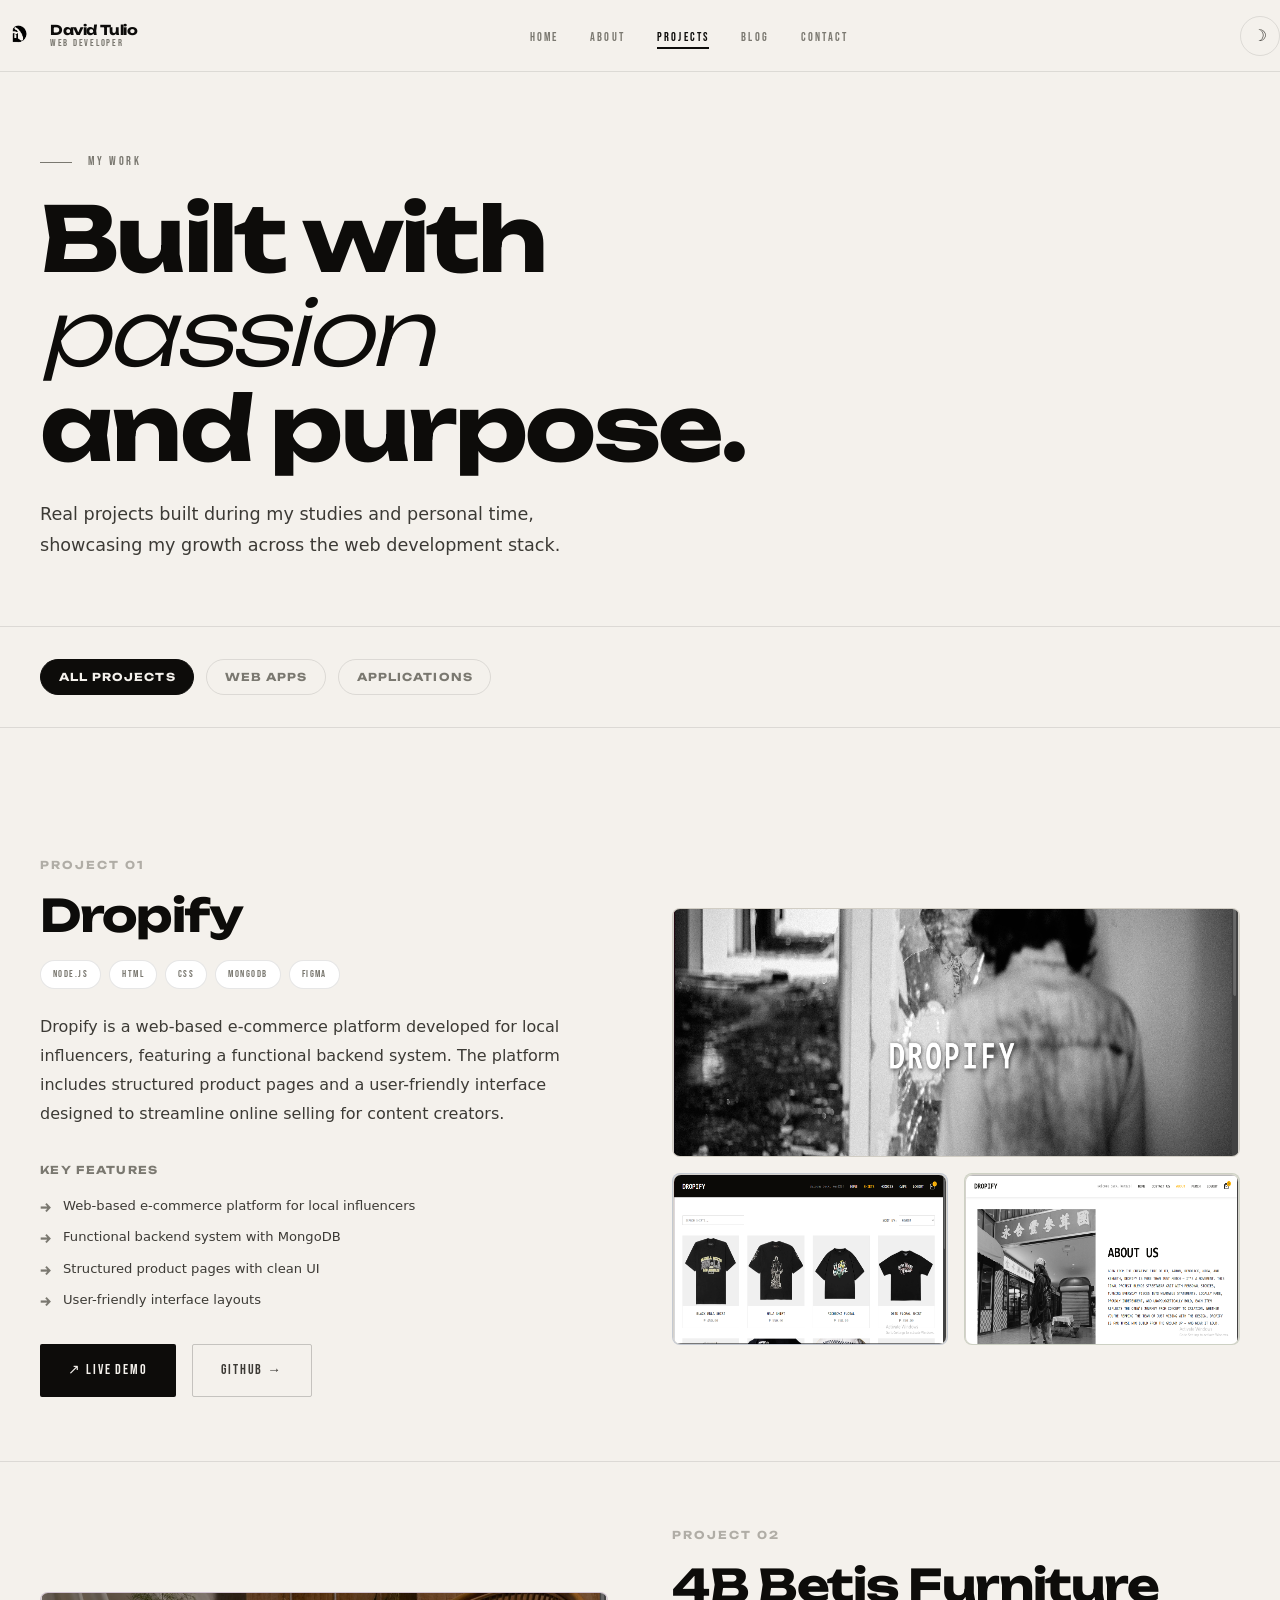
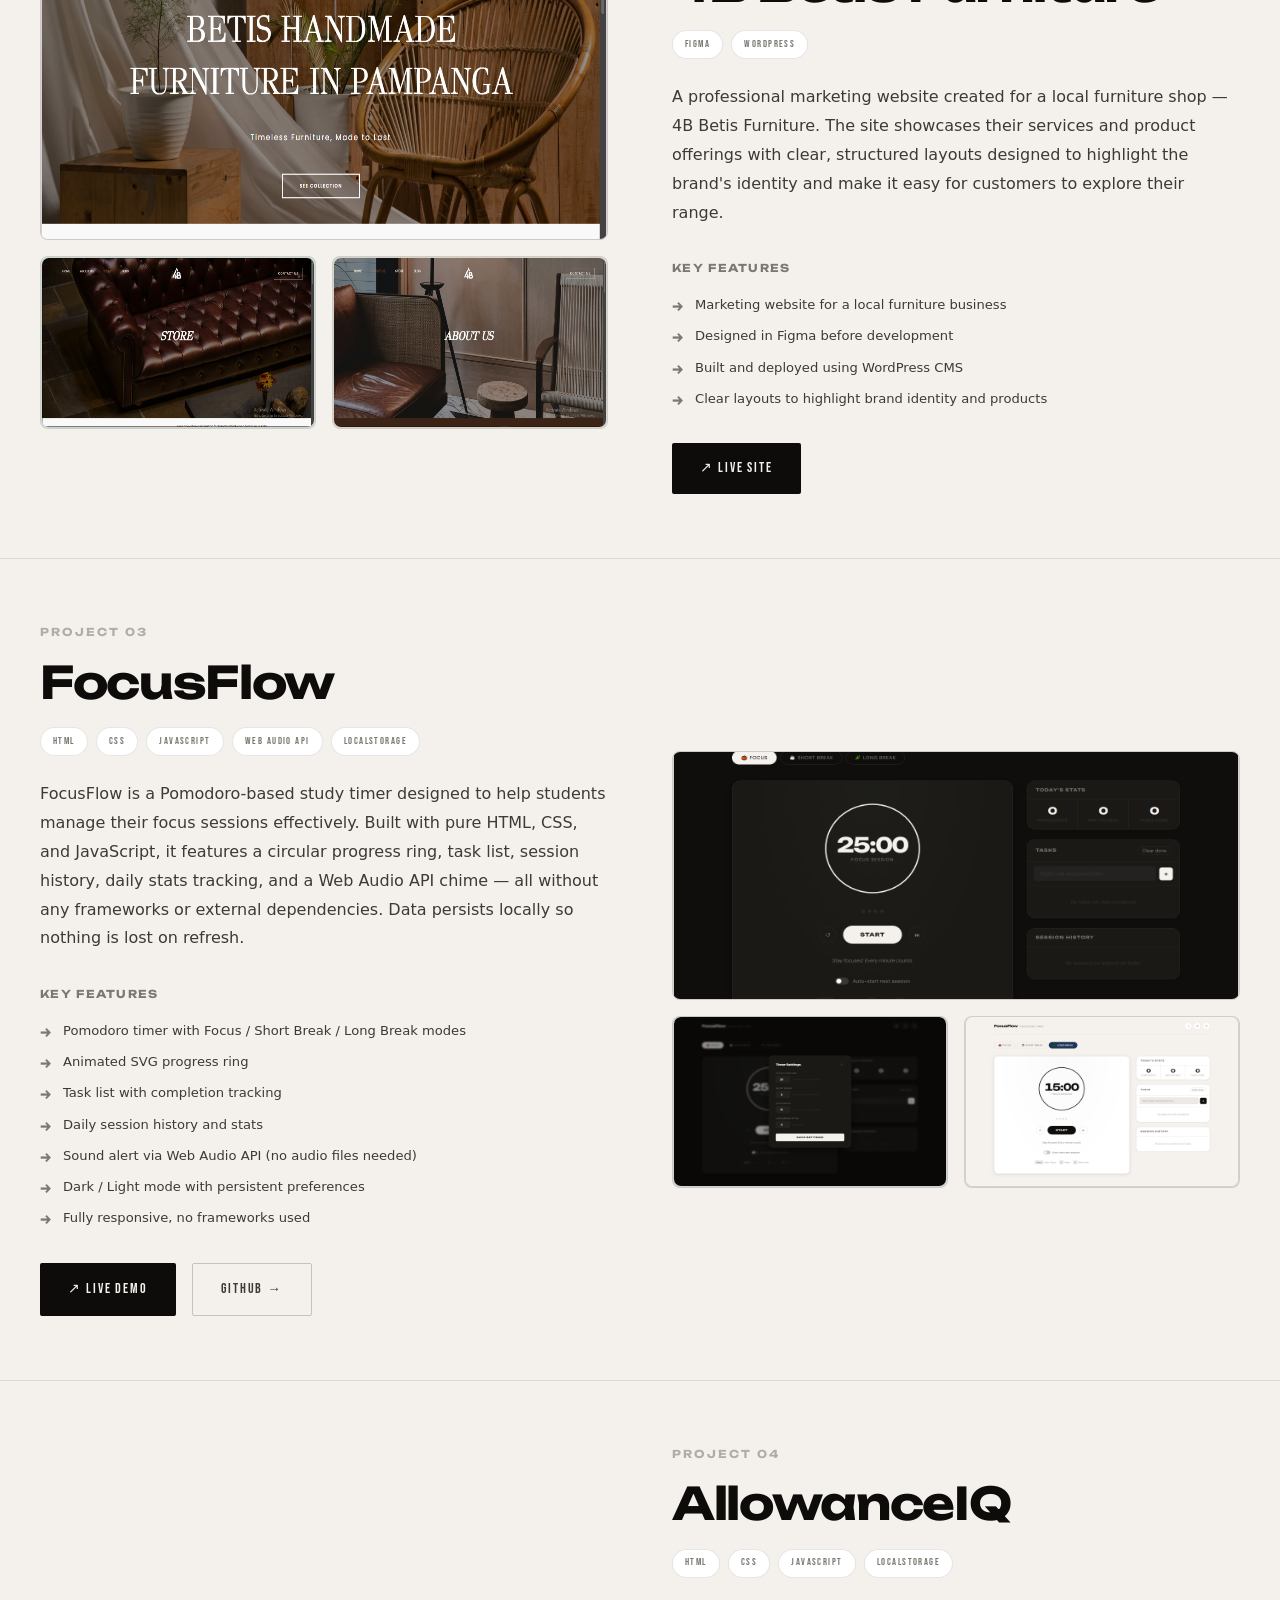
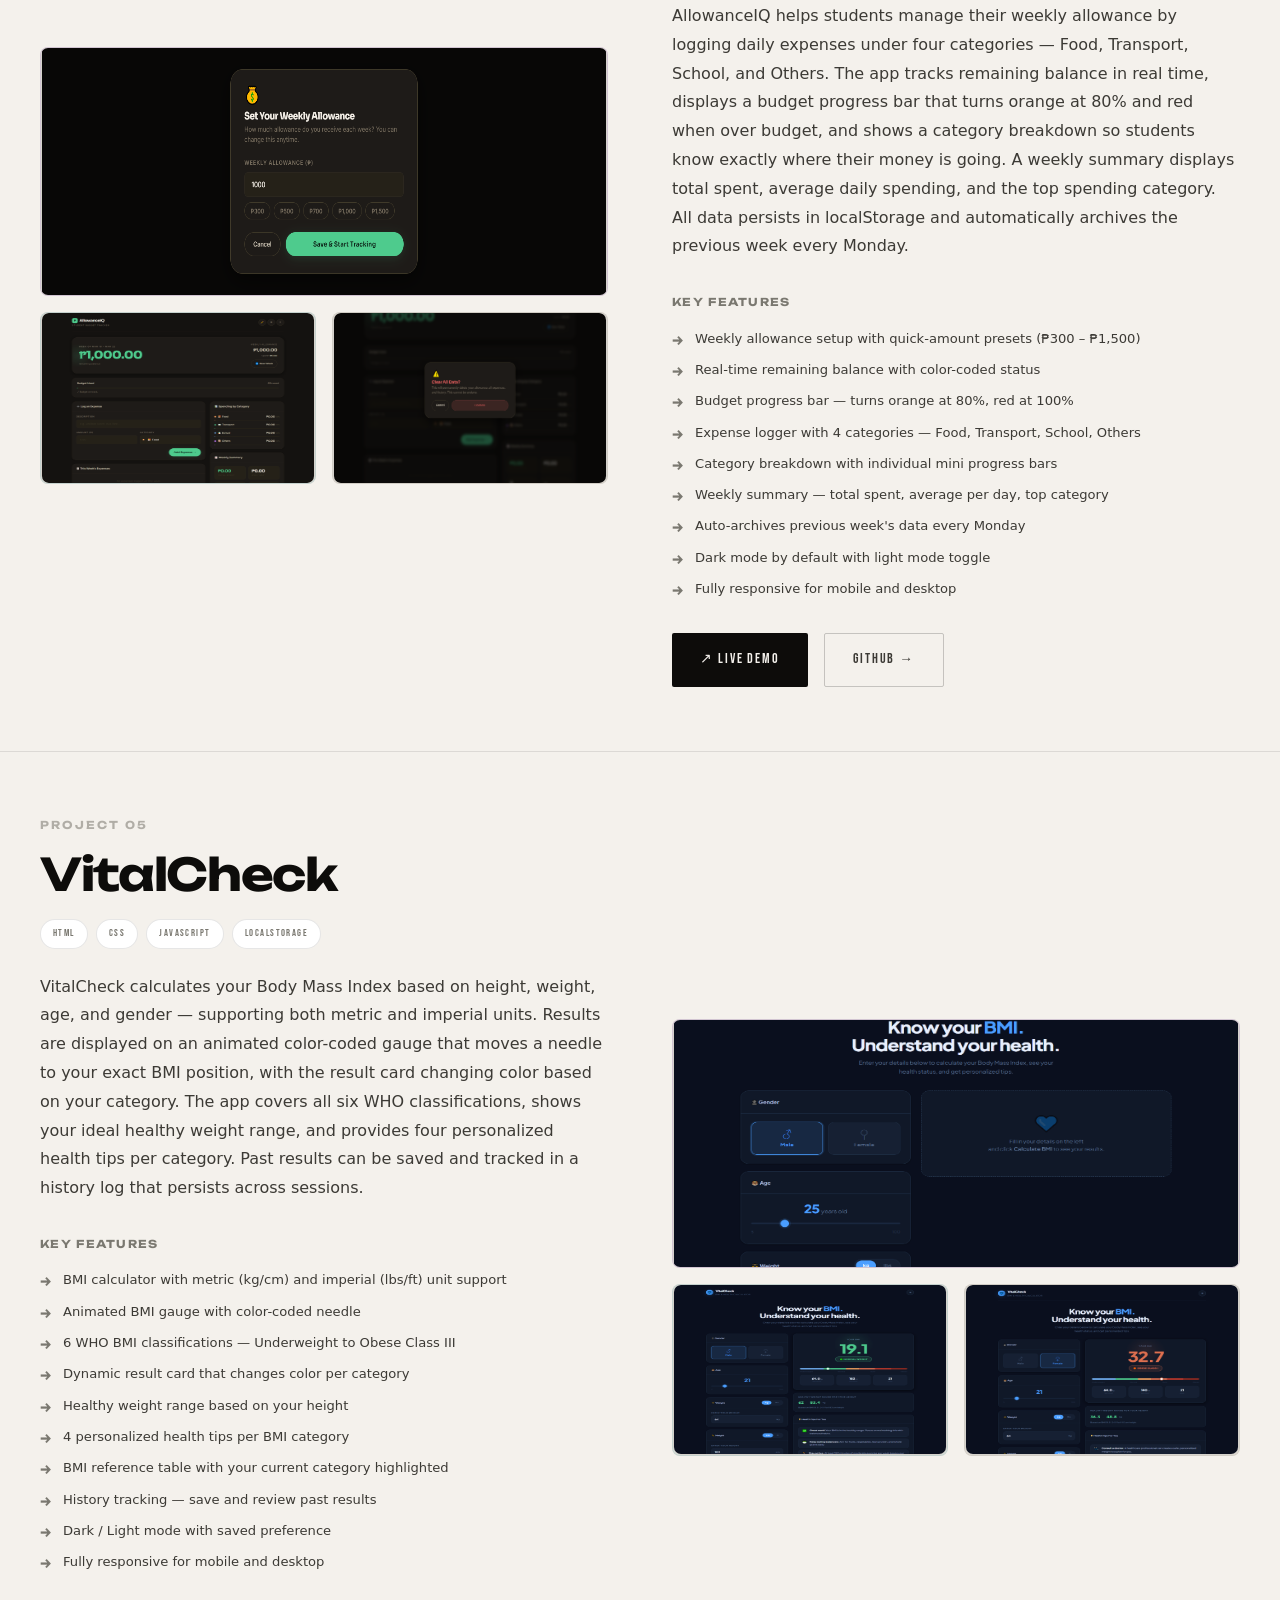
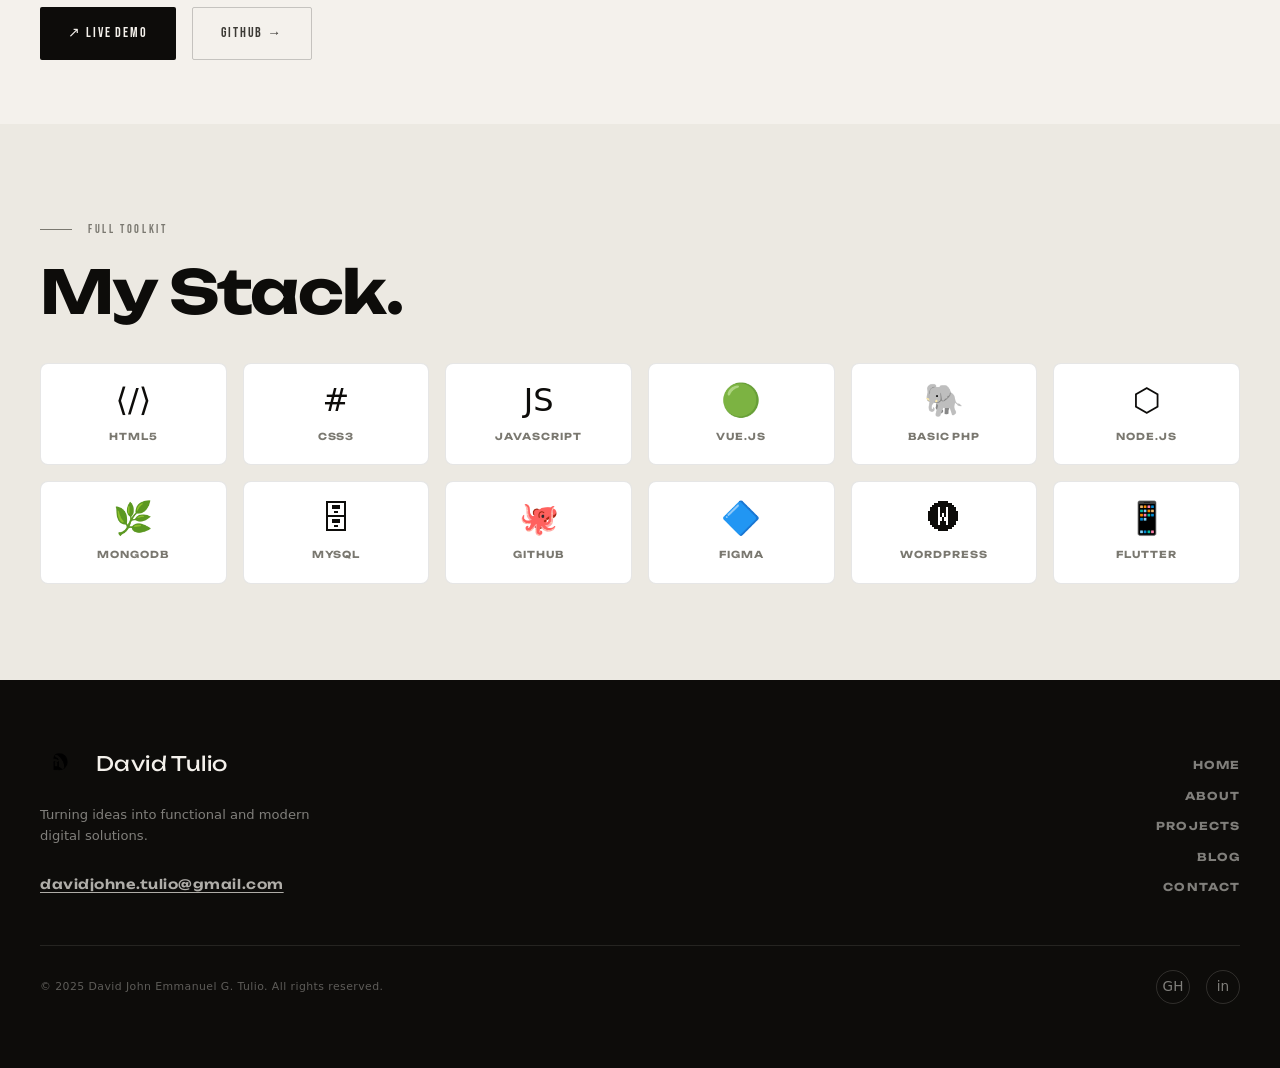
<file: projects.html>
<!DOCTYPE html>
<html lang="en" data-theme="light">
<head>
  <meta charset="UTF-8" />
  <meta name="viewport" content="width=device-width, initial-scale=1.0" />

  <!-- SEO -->
  <title>Projects — David John Emmanuel G. Tulio</title>
  <meta name="description" content="Web development projects by David John Emmanuel G. Tulio — including Dropify and 4B Betis Furniture." />
  <meta name="author" content="David John Emmanuel G. Tulio" />

  <!-- Open Graph -->
  <meta property="og:title" content="Projects — David John Emmanuel G. Tulio" />
  <meta property="og:description" content="Showcasing real-world web development projects." />
  <meta property="og:type" content="website" />

  <!-- Theme pre-load -->
  <script>
    (function () {
      var saved = localStorage.getItem('portfolio-theme');
      var prefersDark = window.matchMedia('(prefers-color-scheme: dark)').matches;
      document.documentElement.setAttribute('data-theme', saved || (prefersDark ? 'dark' : 'light'));
    })();
  </script>

  <!-- Styles -->
  <link rel="stylesheet" href="assets/css/tokens.css" />
  <link rel="stylesheet" href="assets/css/base.css" />
  <link rel="stylesheet" href="assets/css/nav.css" />
  <link rel="stylesheet" href="assets/css/footer.css" />
  <link rel="stylesheet" href="assets/css/pages/projects.css" />

  <!-- Force Tawk.to to float properly -->
  <style>
    #tawkchat-container,
    .tawk-min-container,
    .tawk-button-container,
    iframe[id^="tawk"] {
      position: fixed !important;
      bottom: 1.5rem !important;
      right: 1.5rem !important;
      z-index: 9998 !important;
    }
  </style>
</head>

<body class="page-enter">

  <!-- NAVIGATION -->
  <header role="banner">
    <nav class="navbar" aria-label="Main navigation">
      <div class="container navbar__inner">
        <a href="index.html" class="navbar__logo" aria-label="David Tulio — Home">
          <img src="assets/images/logo-light.png" alt="DT Logo" class="navbar__logo-img logo-img" width="38" height="38" />
          <span class="navbar__logo-name">David Tulio<span>Web Developer</span></span>
        </a>
        <ul class="navbar__links" role="list">
          <li><a href="index.html"    class="navbar__link">Home</a></li>
          <li><a href="about.html"    class="navbar__link">About</a></li>
          <li><a href="projects.html" class="navbar__link" aria-current="page">Projects</a></li>
          <li><a href="blog.html"     class="navbar__link">Blog</a></li>
          <li><a href="contact.html"  class="navbar__link">Contact</a></li>
        </ul>
        <div class="navbar__controls">
          <button class="theme-toggle" data-theme-toggle aria-label="Toggle dark/light mode">
            <span class="icon-moon" aria-hidden="true">☽</span>
            <span class="icon-sun"  aria-hidden="true">☀</span>
          </button>
          <button class="navbar__hamburger" aria-label="Open navigation" aria-expanded="false" aria-controls="mobile-menu">
            <span></span><span></span><span></span>
          </button>
        </div>
      </div>
    </nav>
    <nav id="mobile-menu" class="navbar__mobile-menu" aria-label="Mobile navigation">
      <a href="index.html"    class="navbar__mobile-link">Home</a>
      <a href="about.html"    class="navbar__mobile-link">About</a>
      <a href="projects.html" class="navbar__mobile-link" aria-current="page">Projects</a>
      <a href="blog.html"     class="navbar__mobile-link">Blog</a>
      <a href="contact.html"  class="navbar__mobile-link">Contact</a>
    </nav>
  </header>

  <main id="main-content">

    <!-- ════════════════════════════════════
         PROJECTS HERO
    ════════════════════════════════════ -->
    <section class="projects-hero" aria-label="Projects introduction">
      <div class="container">
        <p class="section-label">My Work</p>
        <h1 class="projects-hero__title">
          Built with<br /><em>passion</em><br />and purpose.
        </h1>
        <p class="projects-hero__sub" style="margin-top: 1.5rem;">
          Real projects built during my studies and personal time,
          showcasing my growth across the web development stack.
        </p>
      </div>
    </section>

    <!-- ════════════════════════════════════
         FILTER BAR
    ════════════════════════════════════ -->
    <div class="projects-filter" aria-label="Filter projects" role="toolbar">
      <div class="container" style="display:flex; gap: var(--space-3); flex-wrap: wrap;">
        <button class="filter-btn active" data-filter="all"  aria-pressed="true">All Projects</button>
        <button class="filter-btn"        data-filter="web"  aria-pressed="false">Web Apps</button>
        <button class="filter-btn"        data-filter="app"  aria-pressed="false">Applications</button>
      </div>
    </div>

    <!-- ════════════════════════════════════
         PROJECTS LIST
    ════════════════════════════════════ -->
    <div class="projects-list" role="list">

      <!-- ═══════════════════════════════════════════════════════
           PROJECT 1: DROPIFY
           EDIT: Update descriptions, links, and screenshots below
      ═══════════════════════════════════════════════════════ -->
      <article class="project-full reveal" data-category="web" role="listitem">
        <div class="container project-full__inner">

          <div class="project-full__info">
            <p class="project-full__number">Project 01</p>

            <!-- EDIT: Change project name if needed -->
            <h2 class="project-full__title">Dropify</h2>

            <div class="project-full__tags">
              <!-- EDIT: Add/remove tech tags to match your actual stack -->
              <span class="tag">Node.js</span>
              <span class="tag">HTML</span>
              <span class="tag">CSS</span>
              <span class="tag">MongoDB</span>
              <span class="tag">Figma</span>
            </div>

            <!--
            EDIT: Describe your project.
            What does it do? Who is it for? What problem does it solve?
            -->
            <p class="project-full__desc">
              Dropify is a web-based e-commerce platform developed for local influencers,
              featuring a functional backend system. The platform includes structured
              product pages and a user-friendly interface designed to streamline
              online selling for content creators.
            </p>

            <div class="project-full__features">
              <p class="project-full__features-title">Key Features</p>
              <!--
              EDIT: List the main features of this project.
              Each <li> is one feature.
              -->
              <ul class="project-full__features-list">
                <li>Web-based e-commerce platform for local influencers</li>
                <li>Functional backend system with MongoDB</li>
                <li>Structured product pages with clean UI</li>
                <li>User-friendly interface layouts</li>
                <!-- PLACEHOLDER: Add more features you built -->
                <!--<li> e.g. Mobile-responsive design </li>-->
              </ul>
            </div>

            <div class="project-full__links">
              <a href="https://dropifystore.netlify.app/" class="btn btn--primary" target="_blank" rel="noopener">
                ↗ Live Demo
              </a>
              <a href="https://github.com/jarenkendrick14/6WCSERVER-WD303-Dropify" class="btn btn--ghost" target="_blank" rel="noopener">
                GitHub →
              </a>
              
            </div>
          </div>

          <!--
          EDIT: Screenshots
          Right now these show placeholder boxes with labels.
          To add real screenshots:
            1. Put your image files in the assets/images/ folder
            2. Replace the <div> below with:
               <img src="assets/images/your-screenshot.png" alt="Description" class="project-full__screenshot" />
          -->
          <div class="project-full__visuals" aria-label="Dropify screenshots">
            <div class="project-full__screenshot project-full__screenshot--wide project-full__screenshot--1">
              <img src="assets/images/home-dropify.png" alt="Dropify - Home page screenshot" class="project-full__screenshot" />
            </div>
            <div class="project-full__screenshot project-full__screenshot--2">
              <img src="assets/images/merch-dropify.PNG" alt="Dropify - Merchandise page screenshot" class="project-full__screenshot" />
            </div>
            <div class="project-full__screenshot project-full__screenshot--3">
              <img src="assets/images/about-dropify.PNG" alt="Dropify - About page screenshot" class="project-full__screenshot" />
            </div>
          </div>

        </div>
      </article>

      <!-- ═══════════════════════════════════════════════════════
           PROJECT 2: 4B BETIS FURNITURE
           EDIT: Update descriptions, links, and screenshots below
      ═══════════════════════════════════════════════════════ -->
      <article class="project-full reveal section--alt" data-category="web" role="listitem">
        <div class="container project-full__inner">

          <div class="project-full__info">
            <p class="project-full__number">Project 02</p>

            <!-- EDIT: Change project name if needed -->
            <h2 class="project-full__title">4B Betis Furniture</h2>

            <div class="project-full__tags">
              <!-- EDIT: Match your actual tech stack -->
              <span class="tag">Figma</span>
              <span class="tag">WordPress</span>
            </div>

            <!--
            EDIT: Describe this project.
            -->
            <p class="project-full__desc">
              A professional marketing website created for a local furniture shop —
              4B Betis Furniture. The site showcases their services and product
              offerings with clear, structured layouts designed to highlight the
              brand's identity and make it easy for customers to explore their range.
            </p>

            <div class="project-full__features">
              <p class="project-full__features-title">Key Features</p>
              <!--
              EDIT: List the main features of this project.
              -->
              <ul class="project-full__features-list">
                <li>Marketing website for a local furniture business</li>
                <li>Designed in Figma before development</li>
                <li>Built and deployed using WordPress CMS</li>
                <li>Clear layouts to highlight brand identity and products</li>
                <!-- PLACEHOLDER: Add more features -->
                <!--<li> e.g. Mobile-responsive design </li>-->
              </ul>
            </div>

            <div class="project-full__links">
              <a href="https://4bbetisfurniture.com" class="btn btn--primary" target="_blank" rel="noopener">
                ↗ Live Site
              </a>
              <!-- No GitHub — this project was built with WordPress, no source code repo -->
            </div>
          </div>

          <div class="project-full__visuals" aria-label="4B Betis Furniture screenshots">
            <div class="project-full__screenshot project-full__screenshot--wide project-full__screenshot--4">
              <img src="assets/images/4b-home.PNG" alt="4B Betis Furniture - Home page screenshot" class="project-full__screenshot" />
            </div>
            <div class="project-full__screenshot project-full__screenshot--5">
              <img src="assets/images/4b-store.PNG" alt="4B Betis Furniture - Store page screenshot" class="project-full__screenshot" />
            </div>
            <div class="project-full__screenshot project-full__screenshot--6">
              <img src="assets/images/4b-about.PNG" alt="4B Betis Furniture - About page screenshot" class="project-full__screenshot" />
            </div>
          </div>

        </div>
      </article>

      <!-- ═══════════════════════════════════════════════════════
           PROJECT 3: Focusflow
           Copy this entire <article> block to add more projects.
           Change data-category="web" to "app" or "api" if needed.
      ═══════════════════════════════════════════════════════ -->
      <article class="project-full reveal" data-category="web" role="listitem">
        <div class="container project-full__inner">

          <div class="project-full__info">
            <p class="project-full__number">Project 03</p>

            <!-- PLACEHOLDER: Replace with your project name -->
            <h2 class="project-full__title">FocusFlow</h2>

            <div class="project-full__tags">
              <!-- PLACEHOLDER: Add your tech tags once project is ready -->
              <span class="tag">Html</span>
              <span class="tag">CSS</span>
              <span class="tag">Javascript</span>
              <span class="tag">Web Audio API</span>
              <span class="tag">localStorage</span>
            </div>

            <!-- PLACEHOLDER: Replace with your project description -->
            <p class="project-full__desc">
              FocusFlow is a Pomodoro-based study timer designed to help students manage their focus sessions effectively. Built with pure HTML, CSS, and JavaScript, it features a circular progress ring, task list, session history, daily stats tracking, and a Web Audio API chime — all without any frameworks or external dependencies. Data persists locally so nothing is lost on refresh.
            </p>

            <div class="project-full__features">
              <p class="project-full__features-title">Key Features</p>
              <ul class="project-full__features-list">
                <li>Pomodoro timer with Focus / Short Break / Long Break modes</li>
                <li>Animated SVG progress ring</li>
                <li>Task list with completion tracking</li>
                <li>Daily session history and stats</li>
                <li>Sound alert via Web Audio API (no audio files needed)</li>
                <li>Dark / Light mode with persistent preferences</li>
                <li>Fully responsive, no frameworks used</li>
              </ul>
            </div>

            <div class="project-full__links">
              <a href="https://pmdr-focusflow.netlify.app" class="btn btn--primary" target="_blank" rel="noopener">↗ Live Demo</a>
              <a href="https://github.com/DavidTulio/focusflow" class="btn btn--ghost" target="_blank" rel="noopener">GitHub →</a>
            </div>

            <!--
            PLACEHOLDER: When your project is ready, replace this comment with:

            <div class="project-full__features">
              <p class="project-full__features-title">Key Features</p>
              <ul class="project-full__features-list">
                <li>Feature one</li>
                <li>Feature two</li>
                <li>Feature three</li>
              </ul>
            </div>

            <div class="project-full__links">
              <a href="https://your-live-demo.com" class="btn btn--primary" target="_blank" rel="noopener">↗ Live Demo</a>
              <a href="https://github.com/DavidTulio/your-repo" class="btn btn--ghost" target="_blank" rel="noopener">GitHub →</a>
            </div>
            -->
          </div>

          <!-- <div class="project-full__visuals" aria-label="Project screenshots placeholder">
            
            PLACEHOLDER: Add real screenshots once your project is ready.
            Put image files in assets/images/ then replace these divs with:
            <img src="assets/images/your-screenshot.png" alt="Description" class="project-full__screenshot project-full__screenshot--wide" />
            
            <div class="project-full__screenshot project-full__screenshot--wide project-full__screenshot--1">Coming Soon</div>
            <div class="project-full__screenshot project-full__screenshot--2">Coming Soon</div>
            <div class="project-full__screenshot project-full__screenshot--3">Coming Soon</div>
          </div> -->

          <div class="project-full__visuals" aria-label="FocusFlow screenshots">
            <div class="project-full__screenshot project-full__screenshot--wide project-full__screenshot--1">
              <img src="assets/images/Focusflow1.png" alt="FocusFlow - Home page screenshot" class="project-full__screenshot" />
            </div>
            <div class="project-full__screenshot project-full__screenshot--2">
              <img src="assets/images/Focusflow2.png" alt="FocusFlow - Custom time section screenshot" class="project-full__screenshot" />
            </div>
            <div class="project-full__screenshot project-full__screenshot--3">
              <img src="assets/images/Focusflow3.png" alt="FocusFlow - Light mode section screenshot" class="project-full__screenshot" />
            </div>
          </div>

        </div>
      </article>

      <!-- ═══════════════════════════════════════════════════════
           PROJECT 4: AllowanceIQ
           Copy this entire <article> block to add more projects.
           Change data-category="web" to "app" or "api" if needed.
      ═══════════════════════════════════════════════════════ -->
      <article class="project-full reveal" data-category="web" role="listitem">
        <div class="container project-full__inner">

          <div class="project-full__info">
            <p class="project-full__number">Project 04</p>

            <!-- PLACEHOLDER: Replace with your project name -->
            <h2 class="project-full__title">AllowanceIQ</h2>

            <div class="project-full__tags">
              <!-- PLACEHOLDER: Add your tech tags once project is ready -->
              <span class="tag">Html</span>
              <span class="tag">CSS</span>
              <span class="tag">Javascript</span>
              <span class="tag">localStorage</span>
            </div>

            <!-- PLACEHOLDER: Replace with your project description -->
            <p class="project-full__desc">
              AllowanceIQ helps students manage their weekly allowance by logging daily expenses under four categories — Food, Transport, School, and Others. The app tracks remaining balance in real time, displays a budget progress bar that turns orange at 80% and red when over budget, and shows a category breakdown so students know exactly where their money is going. A weekly summary displays total spent, average daily spending, and the top spending category. All data persists in localStorage and automatically archives the previous week every Monday.
            </p>

            <div class="project-full__features">
              <p class="project-full__features-title">Key Features</p>
              <ul class="project-full__features-list">
                <li>Weekly allowance setup with quick-amount presets (₱300 – ₱1,500)</li>
                <li>Real-time remaining balance with color-coded status</li>
                <li>Budget progress bar — turns orange at 80%, red at 100%</li>
                <li>Expense logger with 4 categories — Food, Transport, School, Others</li>
                <li>Category breakdown with individual mini progress bars</li>
                <li>Weekly summary — total spent, average per day, top category</li>
                <li>Auto-archives previous week's data every Monday</li>
                <li>Dark mode by default with light mode toggle</li>
                <li>Fully responsive for mobile and desktop</li>
              </ul>
            </div>

            <div class="project-full__links">
              <a href="https://allowanceiq.netlify.app" class="btn btn--primary" target="_blank" rel="noopener">↗ Live Demo</a>
              <a href="https://github.com/DavidTulio/allowance_tracker" class="btn btn--ghost" target="_blank" rel="noopener">GitHub →</a>
            </div>

            <!--
            PLACEHOLDER: When your project is ready, replace this comment with:

            <div class="project-full__features">
              <p class="project-full__features-title">Key Features</p>
              <ul class="project-full__features-list">
                <li>Feature one</li>
                <li>Feature two</li>
                <li>Feature three</li>
              </ul>
            </div>

            <div class="project-full__links">
              <a href="https://your-live-demo.com" class="btn btn--primary" target="_blank" rel="noopener">↗ Live Demo</a>
              <a href="https://github.com/DavidTulio/your-repo" class="btn btn--ghost" target="_blank" rel="noopener">GitHub →</a>
            </div>
            -->
          </div>

          <!-- <div class="project-full__visuals" aria-label="Project screenshots placeholder">
            
            PLACEHOLDER: Add real screenshots once your project is ready.
            Put image files in assets/images/ then replace these divs with:
            <img src="assets/images/your-screenshot.png" alt="Description" class="project-full__screenshot project-full__screenshot--wide" />
            
            <div class="project-full__screenshot project-full__screenshot--wide project-full__screenshot--1">Coming Soon</div>
            <div class="project-full__screenshot project-full__screenshot--2">Coming Soon</div>
            <div class="project-full__screenshot project-full__screenshot--3">Coming Soon</div>
          </div> -->

          <div class="project-full__visuals" aria-label="AllowanceIQ screenshots">
            <div class="project-full__screenshot project-full__screenshot--wide project-full__screenshot--4">
              <img src="assets/images/AllowanceIQ1.png" alt="AllowanceIQ - Set Allowance screenshot" class="project-full__screenshot" />
            </div>
            <div class="project-full__screenshot project-full__screenshot--5">
              <img src="assets/images/AllowanceIQ2.png" alt="AllowanceIQ - Dashboard screenshot" class="project-full__screenshot" />
            </div>
            <div class="project-full__screenshot project-full__screenshot--6">
              <img src="assets/images/AllowanceIQ3.png" alt="AllowanceIQ - Delete screenshot" class="project-full__screenshot" />
            </div>
          </div>

        </div>
      </article>

      <!-- ═══════════════════════════════════════════════════════
           PROJECT 5: VitalCheck
           Copy this entire <article> block to add more projects.
           Change data-category="web" to "app" or "api" if needed.
      ═══════════════════════════════════════════════════════ -->
      <article class="project-full reveal" data-category="web" role="listitem">
        <div class="container project-full__inner">

          <div class="project-full__info">
            <p class="project-full__number">Project 05</p>

            <!-- PLACEHOLDER: Replace with your project name -->
            <h2 class="project-full__title">VitalCheck</h2>

            <div class="project-full__tags">
              <!-- PLACEHOLDER: Add your tech tags once project is ready -->
              <span class="tag">Html</span>
              <span class="tag">CSS</span>
              <span class="tag">Javascript</span>
              <span class="tag">localStorage</span>
            </div>

            <!-- PLACEHOLDER: Replace with your project description -->
            <p class="project-full__desc">
              VitalCheck calculates your Body Mass Index based on height, weight, age, and gender — supporting both metric and imperial units. Results are displayed on an animated color-coded gauge that moves a needle to your exact BMI position, with the result card changing color based on your category. The app covers all six WHO classifications, shows your ideal healthy weight range, and provides four personalized health tips per category. Past results can be saved and tracked in a history log that persists across sessions.
            </p>

            <div class="project-full__features">
              <p class="project-full__features-title">Key Features</p>
              <ul class="project-full__features-list">
                <li>BMI calculator with metric (kg/cm) and imperial (lbs/ft) unit support</li>
                <li>Animated BMI gauge with color-coded needle</li>
                <li>6 WHO BMI classifications — Underweight to Obese Class III</li>
                <li>Dynamic result card that changes color per category</li>
                <li>Healthy weight range based on your height</li>
                <li>4 personalized health tips per BMI category</li>
                <li>BMI reference table with your current category highlighted</li>
                <li>History tracking — save and review past results</li>
                <li>Dark / Light mode with saved preference</li>
                <li>Fully responsive for mobile and desktop</li>
              </ul>
            </div>

            <div class="project-full__links">
              <a href="https://bmi-vitalcheck.netlify.app" class="btn btn--primary" target="_blank" rel="noopener">↗ Live Demo</a>
              <a href="https://github.com/DavidTulio/vitalcheck" class="btn btn--ghost" target="_blank" rel="noopener">GitHub →</a>
            </div>

            <!--
            PLACEHOLDER: When your project is ready, replace this comment with:

            <div class="project-full__features">
              <p class="project-full__features-title">Key Features</p>
              <ul class="project-full__features-list">
                <li>Feature one</li>
                <li>Feature two</li>
                <li>Feature three</li>
              </ul>
            </div>

            <div class="project-full__links">
              <a href="https://your-live-demo.com" class="btn btn--primary" target="_blank" rel="noopener">↗ Live Demo</a>
              <a href="https://github.com/DavidTulio/your-repo" class="btn btn--ghost" target="_blank" rel="noopener">GitHub →</a>
            </div>
            -->
          </div>

          <!-- <div class="project-full__visuals" aria-label="Project screenshots placeholder">
            
            PLACEHOLDER: Add real screenshots once your project is ready.
            Put image files in assets/images/ then replace these divs with:
            <img src="assets/images/your-screenshot.png" alt="Description" class="project-full__screenshot project-full__screenshot--wide" />
            
            <div class="project-full__screenshot project-full__screenshot--wide project-full__screenshot--1">Coming Soon</div>
            <div class="project-full__screenshot project-full__screenshot--2">Coming Soon</div>
            <div class="project-full__screenshot project-full__screenshot--3">Coming Soon</div>
          </div> -->

          <div class="project-full__visuals" aria-label="VitalCheck screenshots">
            <div class="project-full__screenshot project-full__screenshot--wide project-full__screenshot--4">
              <img src="assets/images/vitalcheck1.png" alt="VitalCheck - Home screenshot" class="project-full__screenshot" />
            </div>
            <div class="project-full__screenshot project-full__screenshot--5">
              <img src="assets/images/vitalcheck2.png" alt="VitalCheck - Results screenshot" class="project-full__screenshot" />
            </div>
            <div class="project-full__screenshot project-full__screenshot--6">
              <img src="assets/images/vitalcheck3.png" alt="VitalCheck - Results screenshot" class="project-full__screenshot" />
            </div>
          </div>

        </div>
      </article>

    </div><!-- /projects-list -->

    <!-- ════════════════════════════════════
         TECH STACK SECTION
    ════════════════════════════════════ -->
    <section class="stack-section section" aria-labelledby="stack-heading">
      <div class="container">
        <p class="section-label reveal">Full Toolkit</p>
        <h2 class="section-title reveal" id="stack-heading">My Stack.</h2>

        <!--
        EDIT: Add/remove stack items below.
        Each item has an emoji icon and a name label.
        -->
        <div class="stack-grid">
          <div class="stack-item reveal"><span class="stack-item__icon" aria-hidden="true">⟨/⟩</span><span class="stack-item__name">HTML5</span></div>
          <div class="stack-item reveal reveal-delay-1"><span class="stack-item__icon" aria-hidden="true">#</span><span class="stack-item__name">CSS3</span></div>
          <div class="stack-item reveal reveal-delay-1"><span class="stack-item__icon" aria-hidden="true">JS</span><span class="stack-item__name">JavaScript</span></div>
          <div class="stack-item reveal reveal-delay-2"><span class="stack-item__icon" aria-hidden="true">🟢</span><span class="stack-item__name">Vue.js</span></div>
          <div class="stack-item reveal reveal-delay-2"><span class="stack-item__icon" aria-hidden="true">🐘</span><span class="stack-item__name">Basic PHP</span></div>
          <div class="stack-item reveal reveal-delay-3"><span class="stack-item__icon" aria-hidden="true">⬡</span><span class="stack-item__name">Node.js</span></div>
          <div class="stack-item reveal reveal-delay-3"><span class="stack-item__icon" aria-hidden="true">🌿</span><span class="stack-item__name">MongoDB</span></div>
          <div class="stack-item reveal reveal-delay-4"><span class="stack-item__icon" aria-hidden="true">🗄</span><span class="stack-item__name">MySQL</span></div>
          <div class="stack-item reveal reveal-delay-4"><span class="stack-item__icon" aria-hidden="true">🐙</span><span class="stack-item__name">GitHub</span></div>
          <div class="stack-item reveal reveal-delay-5"><span class="stack-item__icon" aria-hidden="true">🔷</span><span class="stack-item__name">Figma</span></div>
          <div class="stack-item reveal reveal-delay-5"><span class="stack-item__icon" aria-hidden="true">🅦</span><span class="stack-item__name">WordPress</span></div>
          <div class="stack-item reveal reveal-delay-5"><span class="stack-item__icon" aria-hidden="true">📱</span><span class="stack-item__name">Flutter</span></div>
        </div>
      </div>
    </section>

  </main>

  <!-- FOOTER -->
  <footer class="footer" role="contentinfo">
    <div class="container">
      <div class="footer__inner">
        <div class="footer__brand">
          <div class="footer__logo">
            <img src="assets/images/logo-light.png" alt="DT Logo" class="footer__logo-img" width="40" height="40" />
            <span class="footer__name">David Tulio</span>
          </div>
          <p class="footer__tagline">Turning ideas into functional and modern digital solutions.</p>
          <p class="footer__email"><a href="mailto:davidjohne.tulio@gmail.com">davidjohne.tulio@gmail.com</a></p>
        </div>
        <nav class="footer__nav" aria-label="Footer navigation">
          <a href="index.html">Home</a>
          <a href="about.html">About</a>
          <a href="projects.html">Projects</a>
          <a href="blog.html">Blog</a>
          <a href="contact.html">Contact</a>
        </nav>
      </div>
      <div class="footer__bottom">
        <p class="footer__copy">&copy; 2025 David John Emmanuel G. Tulio. All rights reserved.</p>
        <div class="footer__social" aria-label="Social media links">
          <a href="https://github.com/DavidTulio" target="_blank" rel="noopener" aria-label="GitHub">GH</a>
          <a href="https://www.linkedin.com/in/david-john-tulio-126916316/" target="_blank" rel="noopener" aria-label="LinkedIn">in</a>
        </div>
      </div>
    </div>
  </footer>

  <script src="assets/js/theme.js"></script>
  <script src="assets/js/nav.js"></script>
  <script src="assets/js/animations.js"></script>

  <!--Start of Tawk.to Script-->
  <script type="text/javascript">
  var Tawk_API=Tawk_API||{}, Tawk_LoadStart=new Date();
  (function(){
  var s1=document.createElement("script"),s0=document.getElementsByTagName("script")[0];
  s1.async=true;
  s1.src='https://embed.tawk.to/69be99bbcfaccd1c35825245/1jk88h1dn';
  s1.charset='UTF-8';
  s1.setAttribute('crossorigin','*');
  s0.parentNode.insertBefore(s1,s0);
  })();
  </script>
  <!--End of Tawk.to Script-->

</body>
</html>
</file>
<file: assets/css/tokens.css>
/* ============================================================
   TOKENS.CSS — Design System Tokens
   David John Emmanuel G. Tulio Portfolio
   ============================================================ */

:root {
  /* ── Colors: Light Mode ── */
  --color-bg:         #f4f1ec;
  --color-bg-alt:     #ece9e2;
  --color-surface:    #ffffff;
  --color-surface-2:  #f9f7f3;
  --color-border:     rgba(13, 12, 10, 0.10);
  --color-border-strong: rgba(13, 12, 10, 0.20);

  --color-ink:        #0d0c0a;
  --color-ink-2:      #3c3a35;
  --color-ink-3:      #7a7870;
  --color-ink-4:      #b0ada6;

  --color-accent:     #0d0c0a;
  --color-accent-inv: #f4f1ec;

  --logo-src: url('../images/logo-light.png');
  --logo-invert: 0;

  /* ── Colors: Shared ── */
  --color-success:    #2d7a4f;
  --color-warning:    #a85c00;

  /* ── Typography ── */
  --font-display:  'Unbounded', sans-serif;
  --font-body:     'Bebas Neue', sans-serif;

  --text-xs:    0.68rem;
  --text-sm:    0.82rem;
  --text-base:  1rem;
  --text-md:    1.1rem;
  --text-lg:    1.25rem;
  --text-xl:    1.5rem;
  --text-2xl:   2rem;
  --text-3xl:   2.75rem;
  --text-4xl:   3.75rem;
  --text-5xl:   5.5rem;
  --text-hero:  clamp(3.5rem, 9vw, 8rem);

  /* ── Spacing ── */
  --space-1:    0.25rem;
  --space-2:    0.5rem;
  --space-3:    0.75rem;
  --space-4:    1rem;
  --space-5:    1.25rem;
  --space-6:    1.5rem;
  --space-8:    2rem;
  --space-10:   2.5rem;
  --space-12:   3rem;
  --space-16:   4rem;
  --space-20:   5rem;
  --space-24:   6rem;
  --space-32:   8rem;

  /* ── Layout ── */
  --container-max:  1200px;
  --container-pad:  1.5rem;
  --nav-height:     72px;
  --radius-sm:      2px;
  --radius:         4px;
  --radius-md:      8px;
  --radius-lg:      16px;
  --radius-full:    9999px;

  /* ── Shadows ── */
  --shadow-sm:  0 1px 4px rgba(0, 0, 0, 0.06);
  --shadow:     0 4px 20px rgba(0, 0, 0, 0.08);
  --shadow-lg:  0 12px 48px rgba(0, 0, 0, 0.12);

  /* ── Motion ── */
  --ease-out:   cubic-bezier(0.22, 1, 0.36, 1);
  --ease-in-out: cubic-bezier(0.4, 0, 0.2, 1);
  --duration-fast:   150ms;
  --duration:        300ms;
  --duration-slow:   500ms;
  --duration-xl:     800ms;
}

/* ── Dark Mode ── */
[data-theme="dark"] {
  --color-bg:         #0d0c0a;
  --color-bg-alt:     #161410;
  --color-surface:    #1c1a17;
  --color-surface-2:  #222019;
  --color-border:     rgba(244, 241, 236, 0.08);
  --color-border-strong: rgba(244, 241, 236, 0.16);

  --color-ink:        #f4f1ec;
  --color-ink-2:      #c8c5be;
  --color-ink-3:      #7a7870;
  --color-ink-4:      #46443f;

  --color-accent:     #f4f1ec;
  --color-accent-inv: #0d0c0a;

  --logo-invert: 1;

  --shadow-sm:  0 1px 4px rgba(0, 0, 0, 0.3);
  --shadow:     0 4px 20px rgba(0, 0, 0, 0.4);
  --shadow-lg:  0 12px 48px rgba(0, 0, 0, 0.6);
}
</file>
<file: assets/css/base.css>
/* ============================================================
   BASE.CSS — Reset, Typography, Utilities
   ============================================================ */

/* ── Google Fonts ── */
@import url('https://fonts.googleapis.com/css2?family=Unbounded:wght@300;400;500;600;700;800;900&family=Bebas+Neue&display=swap');

/* ── Reset ── */
*,
*::before,
*::after {
  box-sizing: border-box;
  margin: 0;
  padding: 0;
}

html {
  scroll-behavior: smooth;
  -webkit-text-size-adjust: 100%;
}

body {
  font-family: system-ui, -apple-system, 'Segoe UI', sans-serif;
  font-size: var(--text-base);
  font-weight: 400;
  line-height: 1.7;
  color: var(--color-ink);
  background-color: var(--color-bg);
  transition:
    background-color var(--duration) var(--ease-in-out),
    color var(--duration) var(--ease-in-out);
  overflow-x: clip; /* Use clip instead of hidden — doesn't break position:fixed children */
}

img,
video,
svg {
  display: block;
  max-width: 100%;
}

a {
  color: inherit;
  text-decoration: none;
}

button {
  cursor: pointer;
  border: none;
  background: none;
  font: inherit;
  color: inherit;
}

ul,
ol {
  list-style: none;
}

input,
textarea,
select {
  font: inherit;
  color: inherit;
}

/* ── Typography Scale ── */
h1, h2, h3, h4, h5, h6 {
  font-family: var(--font-display);
  font-weight: 700;
  line-height: 1.05;
  letter-spacing: -0.03em;
  color: var(--color-ink);
}

p {
  color: var(--color-ink-2);
}

/* ── Layout Utilities ── */
.container {
  width: min(var(--container-max), 100% - var(--container-pad) * 2);
  margin-inline: auto;
}

.section {
  padding-block: var(--space-24);
}

.section--alt {
  background-color: var(--color-bg-alt);
}

/* ── Section Labels ── */
.section-label {
  display: flex;
  align-items: center;
  gap: var(--space-4);
  font-family: var(--font-body);
  font-size: 0.75rem;
  font-weight: 400; /* Bebas Neue is single weight */
  letter-spacing: 0.22em;
  text-transform: uppercase;
  color: var(--color-ink-3);
  margin-bottom: var(--space-5);
}

.section-label::before {
  content: '';
  display: block;
  width: 2rem;
  height: 1px;
  background: var(--color-ink-3);
  flex-shrink: 0;
}

.section-title {
  font-size: clamp(var(--text-3xl), 5vw, var(--text-4xl));
  margin-bottom: var(--space-6);
}

.section-subtitle {
  font-family: system-ui, sans-serif;
  font-size: var(--text-md);
  font-weight: 400;
  letter-spacing: 0;
  color: var(--color-ink-2);
  max-width: 52ch;
  line-height: 1.75;
}

/* ── Buttons ── */
.btn {
  display: inline-flex;
  align-items: center;
  gap: var(--space-3);
  font-family: var(--font-body);
  font-size: 0.85rem;
  font-weight: 400;
  letter-spacing: 0.14em;
  text-transform: uppercase;
  padding: 0.875rem 1.75rem;
  border-radius: var(--radius-sm);
  transition:
    opacity var(--duration-fast) var(--ease-out),
    transform var(--duration-fast) var(--ease-out),
    background-color var(--duration) var(--ease-in-out),
    border-color var(--duration) var(--ease-in-out);
  white-space: nowrap;
}

.btn:hover {
  transform: translateY(-2px);
}

.btn:active {
  transform: translateY(0);
}

.btn--primary {
  background-color: var(--color-accent);
  color: var(--color-accent-inv);
}

.btn--primary:hover {
  opacity: 0.85;
}

.btn--ghost {
  border: 1.5px solid var(--color-border-strong);
  color: var(--color-ink-2);
  background: transparent;
}

.btn--ghost:hover {
  border-color: var(--color-ink);
  color: var(--color-ink);
  background: var(--color-surface);
}

/* ── Tags / Badges ── */
.tag {
  display: inline-flex;
  align-items: center;
  font-family: var(--font-body);
  font-size: 0.65rem;
  font-weight: 400;
  letter-spacing: 0.14em;
  text-transform: uppercase;
  padding: 0.3rem 0.75rem;
  border: 1px solid var(--color-border);
  border-radius: var(--radius-full);
  color: var(--color-ink-3);
  background: var(--color-surface);
  transition:
    border-color var(--duration) var(--ease-in-out),
    background var(--duration) var(--ease-in-out);
}

/* ── Cards ── */
.card {
  background: var(--color-surface);
  border: 1px solid var(--color-border);
  border-radius: var(--radius-md);
  overflow: hidden;
  transition:
    background var(--duration) var(--ease-in-out),
    border-color var(--duration) var(--ease-in-out),
    transform var(--duration-fast) var(--ease-out),
    box-shadow var(--duration-fast) var(--ease-out);
}

.card:hover {
  transform: translateY(-4px);
  box-shadow: var(--shadow-lg);
  border-color: var(--color-border-strong);
}

/* ── Divider ── */
.divider {
  width: 100%;
  height: 1px;
  background: var(--color-border);
  margin-block: var(--space-12);
}

/* ── Scroll Reveal Animation ── */
.reveal {
  opacity: 0;
  transform: translateY(28px);
  transition:
    opacity var(--duration-xl) var(--ease-out),
    transform var(--duration-xl) var(--ease-out);
}

.reveal.is-visible {
  opacity: 1;
  transform: translateY(0);
}

.reveal-delay-1 { transition-delay: 0.1s; }
.reveal-delay-2 { transition-delay: 0.2s; }
.reveal-delay-3 { transition-delay: 0.3s; }
.reveal-delay-4 { transition-delay: 0.4s; }
.reveal-delay-5 { transition-delay: 0.5s; }

/* ── Logo image ──
   Black_logo = logo-light.png (used in light mode, black on transparent)
   White_logo = logo-dark.png  (used in dark mode, white on transparent)
   We swap the src via JS based on theme, so no CSS filter needed. */
.logo-img {
  display: block;
}

/* Footer logo: sits on dark bg in light mode so needs to show white version */
.footer__logo-img {
  content: url('../images/logo-dark.png');
}

[data-theme="dark"] .footer__logo-img {
  content: url('../images/logo-dark.png');
}

/* ── Page Transition ── */
.page-enter {
  animation: pageEnter 0.6s var(--ease-out) both;
}

@keyframes pageEnter {
  from { opacity: 0; transform: translateY(16px); }
  to   { opacity: 1; transform: translateY(0); }
}

/* ── Keyframes ── */
@keyframes fadeUp {
  from { opacity: 0; transform: translateY(32px); }
  to   { opacity: 1; transform: translateY(0); }
}

@keyframes fadeIn {
  from { opacity: 0; }
  to   { opacity: 1; }
}

@keyframes scrollBounce {
  0%, 100% { transform: translateY(0) translateX(-50%); }
  50%       { transform: translateY(8px) translateX(-50%); }
}

@keyframes rotate {
  to { transform: rotate(360deg); }
}

/* ── Flex / Grid helpers ── */
.flex        { display: flex; }
.flex-col    { flex-direction: column; }
.items-center { align-items: center; }
.justify-between { justify-content: space-between; }
.gap-4       { gap: var(--space-4); }
.gap-6       { gap: var(--space-6); }
.gap-8       { gap: var(--space-8); }

/* ── Text helpers ── */
.text-muted  { color: var(--color-ink-3); }
.text-small  { font-size: var(--text-sm); }
.font-display { font-family: var(--font-display); }
.font-bold   { font-weight: 700; }

/* ── Responsive: mobile nav override ── */
@media (max-width: 768px) {
  .section { padding-block: var(--space-16); }
}
</file>
<file: assets/css/nav.css>
/* ============================================================
   NAV.CSS — Navigation Bar
   ============================================================ */

/* ── Navbar ── */
.navbar {
  position: fixed;
  top: 0;
  left: 0;
  right: 0;
  z-index: 1000;
  height: var(--nav-height);
  display: flex;
  align-items: center;
  background: var(--color-bg);
  border-bottom: 1px solid var(--color-border);
  transition:
    background var(--duration) var(--ease-in-out),
    border-color var(--duration) var(--ease-in-out),
    box-shadow var(--duration) var(--ease-in-out);
}

.navbar.scrolled {
  box-shadow: var(--shadow);
}

.navbar__inner {
  display: flex;
  align-items: center;
  justify-content: space-between;
  width: 100%;
}

/* ── Logo ── */
.navbar__logo {
  display: flex;
  align-items: center;
  gap: var(--space-3);
  flex-shrink: 0;
}

.navbar__logo-img {
  width: 38px;
  height: 38px;
  object-fit: contain;
}

.navbar__logo-name {
  font-family: var(--font-display);
  font-weight: 700;
  font-size: 0.85rem;
  letter-spacing: -0.03em;
  color: var(--color-ink);
  line-height: 1.1;
}

.navbar__logo-name span {
  display: block;
  font-family: var(--font-body);
  font-size: 0.6rem;
  font-weight: 400;
  letter-spacing: 0.18em;
  text-transform: uppercase;
  color: var(--color-ink-3);
}

/* ── Nav Links ── */
.navbar__links {
  display: flex;
  align-items: center;
  gap: var(--space-8);
}

.navbar__link {
  position: relative;
  font-family: var(--font-body);
  font-size: 0.75rem;
  font-weight: 400;
  letter-spacing: 0.18em;
  text-transform: uppercase;
  color: var(--color-ink-3);
  transition: color var(--duration-fast);
  padding-bottom: 2px;
}

.navbar__link::after {
  content: '';
  position: absolute;
  bottom: -2px;
  left: 0;
  width: 0;
  height: 1.5px;
  background: var(--color-ink);
  transition: width var(--duration) var(--ease-out);
}

.navbar__link:hover,
.navbar__link.active {
  color: var(--color-ink);
}

.navbar__link:hover::after,
.navbar__link.active::after {
  width: 100%;
}

/* ── Right Side Controls ── */
.navbar__controls {
  display: flex;
  align-items: center;
  gap: var(--space-4);
}

/* ── Theme Toggle Button ── */
.theme-toggle {
  display: flex;
  align-items: center;
  justify-content: center;
  width: 40px;
  height: 40px;
  border-radius: var(--radius-full);
  border: 1.5px solid var(--color-border);
  color: var(--color-ink-2);
  font-size: 1rem;
  transition:
    border-color var(--duration-fast),
    background var(--duration-fast),
    color var(--duration-fast);
}

.theme-toggle:hover {
  border-color: var(--color-border-strong);
  background: var(--color-surface);
  color: var(--color-ink);
}

.theme-toggle .icon-moon { display: block; }
.theme-toggle .icon-sun  { display: none; }

[data-theme="dark"] .theme-toggle .icon-moon { display: none; }
[data-theme="dark"] .theme-toggle .icon-sun  { display: block; }

/* ── Hamburger (Mobile) ── */
.navbar__hamburger {
  display: none;
  flex-direction: column;
  justify-content: center;
  gap: 5px;
  width: 40px;
  height: 40px;
  padding: 8px;
}

.navbar__hamburger span {
  display: block;
  width: 100%;
  height: 2px;
  background: var(--color-ink);
  border-radius: 2px;
  transition:
    transform var(--duration) var(--ease-out),
    opacity var(--duration-fast);
}

.navbar__hamburger.is-open span:nth-child(1) {
  transform: translateY(7px) rotate(45deg);
}
.navbar__hamburger.is-open span:nth-child(2) {
  opacity: 0;
}
.navbar__hamburger.is-open span:nth-child(3) {
  transform: translateY(-7px) rotate(-45deg);
}

/* ── Mobile Menu ── */
.navbar__mobile-menu {
  position: fixed;
  top: var(--nav-height);
  left: 0;
  right: 0;
  background: var(--color-bg);
  border-bottom: 1px solid var(--color-border);
  padding: var(--space-6) var(--container-pad);
  display: flex;
  flex-direction: column;
  gap: var(--space-5);
  transform: translateY(-110%);
  transition:
    transform var(--duration) var(--ease-out),
    background var(--duration) var(--ease-in-out);
  z-index: 999;
}

.navbar__mobile-menu.is-open {
  transform: translateY(0);
}

.navbar__mobile-link {
  font-family: var(--font-display);
  font-size: var(--text-xl);
  font-weight: 400;
  letter-spacing: 0.02em;
  color: var(--color-ink-3);
  transition: color var(--duration-fast);
}

.navbar__mobile-link:hover {
  color: var(--color-ink);
}

/* ── Responsive ── */
@media (max-width: 900px) {
  .navbar__links { display: none; }
  .navbar__hamburger { display: flex; }
}

@media (max-width: 540px) {
  .navbar__logo-name span { display: none; }
}
</file>
<file: assets/css/footer.css>
/* ============================================================
   FOOTER.CSS — Site Footer
   ============================================================ */

.footer {
  background: var(--color-ink);
  color: var(--color-accent-inv);
  padding-block: var(--space-16);
  transition: background var(--duration) var(--ease-in-out);
}

[data-theme="dark"] .footer {
  background: var(--color-surface);
  border-top: 1px solid var(--color-border);
}

.footer__inner {
  display: grid;
  grid-template-columns: 1fr auto;
  gap: var(--space-12);
  align-items: end;
}

.footer__brand {}

.footer__logo {
  display: flex;
  align-items: center;
  gap: var(--space-4);
  margin-bottom: var(--space-5);
}

.footer__logo-img {
  width: 40px;
  height: 40px;
  object-fit: contain;
  filter: invert(1);
}

[data-theme="dark"] .footer__logo-img {
  filter: none;
}

.footer__name {
  font-family: var(--font-display);
  font-weight: 400;
  font-size: var(--text-lg);
  letter-spacing: 0.02em;
  color: var(--color-accent-inv);
}

[data-theme="dark"] .footer__name {
  color: var(--color-ink);
}

.footer__tagline {
  font-size: var(--text-sm);
  color: rgba(244, 241, 236, 0.5);
  max-width: 36ch;
  line-height: 1.6;
  margin-bottom: var(--space-6);
}

[data-theme="dark"] .footer__tagline {
  color: var(--color-ink-3);
}

.footer__email a {
  font-family: var(--font-display);
  font-size: var(--text-sm);
  font-weight: 600;
  letter-spacing: 0.04em;
  color: var(--color-accent-inv);
  opacity: 0.7;
  transition: opacity var(--duration-fast);
  text-decoration: underline;
  text-underline-offset: 3px;
}

[data-theme="dark"] .footer__email a {
  color: var(--color-ink);
}

.footer__email a:hover {
  opacity: 1;
}

/* ── Nav Links ── */
.footer__nav {
  display: flex;
  flex-direction: column;
  gap: var(--space-3);
  align-items: flex-end;
}

.footer__nav a {
  font-family: var(--font-display);
  font-size: var(--text-xs);
  font-weight: 700;
  letter-spacing: 0.1em;
  text-transform: uppercase;
  color: rgba(244, 241, 236, 0.5);
  transition: color var(--duration-fast);
}

[data-theme="dark"] .footer__nav a {
  color: var(--color-ink-3);
}

.footer__nav a:hover {
  color: var(--color-accent-inv);
}

[data-theme="dark"] .footer__nav a:hover {
  color: var(--color-ink);
}

/* ── Bottom Bar ── */
.footer__bottom {
  margin-top: var(--space-12);
  padding-top: var(--space-6);
  border-top: 1px solid rgba(244, 241, 236, 0.1);
  display: flex;
  align-items: center;
  justify-content: space-between;
  gap: var(--space-4);
  flex-wrap: wrap;
}

[data-theme="dark"] .footer__bottom {
  border-top-color: var(--color-border);
}

.footer__copy {
  font-size: var(--text-xs);
  color: rgba(244, 241, 236, 0.35);
  letter-spacing: 0.04em;
}

[data-theme="dark"] .footer__copy {
  color: var(--color-ink-4);
}

.footer__social {
  display: flex;
  gap: var(--space-4);
}

.footer__social a {
  display: flex;
  align-items: center;
  justify-content: center;
  width: 34px;
  height: 34px;
  border-radius: var(--radius-full);
  border: 1px solid rgba(244, 241, 236, 0.15);
  color: rgba(244, 241, 236, 0.5);
  font-size: 0.85rem;
  transition:
    border-color var(--duration-fast),
    color var(--duration-fast),
    background var(--duration-fast);
}

[data-theme="dark"] .footer__social a {
  border-color: var(--color-border);
  color: var(--color-ink-3);
}

.footer__social a:hover {
  border-color: rgba(244, 241, 236, 0.5);
  color: var(--color-accent-inv);
  background: rgba(244, 241, 236, 0.08);
}

[data-theme="dark"] .footer__social a:hover {
  border-color: var(--color-border-strong);
  color: var(--color-ink);
  background: var(--color-surface-2);
}

@media (max-width: 640px) {
  .footer__inner {
    grid-template-columns: 1fr;
  }
  .footer__nav {
    flex-direction: row;
    align-items: flex-start;
    flex-wrap: wrap;
    gap: var(--space-4) var(--space-6);
  }
}
</file>
<file: assets/css/pages/home.css>
/* ============================================================
   HOME.CSS — Index / Landing Page Styles
   ============================================================ */

/* ── Hero ── */
.hero {
  min-height: 100vh;
  padding-top: var(--nav-height);
  display: flex;
  flex-direction: column;
  justify-content: flex-end;
  position: relative;
  overflow: hidden;
}

/* Watermark logo bg */
.hero__watermark {
  position: absolute;
  right: -8vw;
  top: 50%;
  transform: translateY(-50%);
  width: clamp(300px, 50vw, 700px);
  opacity: 0.04;
  pointer-events: none;
  user-select: none;
}

[data-theme="dark"] .hero__watermark {
  opacity: 0.06;
  filter: invert(1);
}

.hero__content {
  padding-block: clamp(var(--space-16), 10vh, var(--space-32));
}

.hero__grid {
  display: grid;
  grid-template-columns: 1fr 380px;
  gap: var(--space-16);
  align-items: end;
}

/* ── Left ── */
.hero__left {}

.hero__eyebrow {
  display: flex;
  align-items: center;
  gap: var(--space-4);
  font-family: var(--font-body);
  font-size: 0.75rem;
  font-weight: 400;
  letter-spacing: 0.22em;
  text-transform: uppercase;
  color: var(--color-ink-3);
  margin-bottom: var(--space-6);
  animation: fadeUp 0.8s 0.1s var(--ease-out) both;
}

.hero__eyebrow::before {
  content: '';
  display: block;
  width: 2rem;
  height: 1px;
  background: var(--color-ink-3);
  flex-shrink: 0;
}

.hero__headline {
  font-family: var(--font-display);
  font-size: var(--text-hero);
  font-weight: 800;
  line-height: 0.95;
  letter-spacing: -0.04em;
  margin-bottom: var(--space-8);
  animation: fadeUp 0.9s 0.2s var(--ease-out) both;
}

/* Unbounded supports italic — use lighter weight for contrast on the styled word */
.hero__headline em {
  font-style: normal;
  font-weight: 300;
  opacity: 0.5;
}

.hero__tagline {
  font-family: system-ui, -apple-system, sans-serif;
  font-size: var(--text-md);
  font-weight: 400;
  letter-spacing: 0;
  color: var(--color-ink-2);
  max-width: 46ch;
  line-height: 1.8;
  margin-bottom: var(--space-10);
  animation: fadeUp 0.9s 0.35s var(--ease-out) both;
}

.hero__cta {
  display: flex;
  gap: var(--space-4);
  flex-wrap: wrap;
  animation: fadeUp 0.9s 0.5s var(--ease-out) both;
}

/* ── Right ── */
.hero__right {
  animation: fadeIn 1s 0.4s var(--ease-out) both;
}

.hero__stats {
  display: grid;
  grid-template-columns: 1fr 1fr;
  gap: var(--space-3);
  margin-bottom: var(--space-6);
}

.stat-card {
  background: var(--color-surface);
  border: 1px solid var(--color-border);
  border-radius: var(--radius-md);
  padding: var(--space-5) var(--space-5);
  transition:
    background var(--duration) var(--ease-in-out),
    border-color var(--duration) var(--ease-in-out);
}

.stat-card__num {
  font-family: var(--font-display);
  font-size: var(--text-3xl);
  font-weight: 700;
  letter-spacing: -0.04em;
  line-height: 1;
  margin-bottom: var(--space-1);
}

.stat-card__label {
  font-family: var(--font-body);
  font-size: 0.65rem;
  font-weight: 400;
  letter-spacing: 0.18em;
  text-transform: uppercase;
  color: var(--color-ink-3);
}

.hero__availability {
  display: flex;
  align-items: center;
  gap: var(--space-3);
  padding: var(--space-4) var(--space-5);
  background: var(--color-surface);
  border: 1px solid var(--color-border);
  border-radius: var(--radius-md);
  font-size: var(--text-sm);
  color: var(--color-ink-2);
  transition:
    background var(--duration) var(--ease-in-out),
    border-color var(--duration) var(--ease-in-out);
}

.availability-dot {
  width: 8px;
  height: 8px;
  border-radius: var(--radius-full);
  background: var(--color-success);
  flex-shrink: 0;
  position: relative;
}

.availability-dot::after {
  content: '';
  position: absolute;
  inset: -3px;
  border-radius: var(--radius-full);
  background: var(--color-success);
  opacity: 0.3;
  animation: pulse 2s infinite;
}

@keyframes pulse {
  0%, 100% { transform: scale(1); opacity: 0.3; }
  50%       { transform: scale(1.5); opacity: 0; }
}

/* ── Scroll Indicator ── */
.hero__scroll {
  position: absolute;
  bottom: var(--space-8);
  left: 50%;
  transform: translateX(-50%);
  display: flex;
  flex-direction: column;
  align-items: center;
  gap: var(--space-2);
  font-family: var(--font-display);
  font-size: 0.6rem;
  font-weight: 700;
  letter-spacing: 0.14em;
  text-transform: uppercase;
  color: var(--color-ink-4);
  animation: scrollBounce 2.5s infinite 1s;
}

.hero__scroll-line {
  width: 1px;
  height: 36px;
  background: linear-gradient(to bottom, var(--color-ink-4), transparent);
}

/* ── Featured Projects ── */
.featured-projects {}

.featured-projects__header {
  display: grid;
  grid-template-columns: 1fr auto;
  gap: var(--space-6);
  align-items: end;
  margin-bottom: var(--space-10);
}

.projects-grid {
  display: grid;
  grid-template-columns: repeat(3, 1fr);
  gap: var(--space-6);
}

.project-card {
  background: var(--color-surface);
  border: 1px solid var(--color-border);
  border-radius: var(--radius-md);
  overflow: hidden;
  display: flex;
  flex-direction: column;
  transition:
    background var(--duration) var(--ease-in-out),
    border-color var(--duration) var(--ease-in-out),
    transform var(--duration) var(--ease-out),
    box-shadow var(--duration) var(--ease-out);
}

.project-card:hover {
  transform: translateY(-6px);
  box-shadow: var(--shadow-lg);
  border-color: var(--color-border-strong);
}

.project-card__thumb {
  aspect-ratio: 4 / 3;
  background: var(--color-bg-alt);
  display: flex;
  align-items: center;
  justify-content: center;
  overflow: hidden;
  position: relative;
}

.project-card__thumb-inner {
  width: 100%;
  height: 100%;
  display: flex;
  align-items: center;
  justify-content: center;
  font-family: var(--font-display);
  font-weight: 400;
  font-size: 4rem;
  letter-spacing: 0.02em;
  color: var(--color-ink-4);
  transition: transform var(--duration) var(--ease-out);
}

.project-card:hover .project-card__thumb-inner {
  transform: scale(1.05);
}

/* Placeholder colors */
.project-card__thumb--1 { background: #e8e3d9; }
.project-card__thumb--2 { background: #d9e2e8; }
.project-card__thumb--3 { background: #e8d9e2; }

[data-theme="dark"] .project-card__thumb--1 { background: #1e1c19; }
[data-theme="dark"] .project-card__thumb--2 { background: #19201e; }
[data-theme="dark"] .project-card__thumb--3 { background: #1e191c; }

.project-card__body {
  padding: var(--space-6);
  display: flex;
  flex-direction: column;
  gap: var(--space-3);
  flex: 1;
}

.project-card__tags {
  display: flex;
  gap: var(--space-2);
  flex-wrap: wrap;
}

.project-card__title {
  font-family: var(--font-display);
  font-size: var(--text-xl);
  font-weight: 700;
  letter-spacing: -0.03em;
  line-height: 1.1;
  color: var(--color-ink);
}

.project-card__desc {
  font-size: var(--text-sm);
  color: var(--color-ink-3);
  line-height: 1.7;
  flex: 1;
}

.project-card__links {
  display: flex;
  gap: var(--space-3);
  padding-top: var(--space-3);
  border-top: 1px solid var(--color-border);
  margin-top: auto;
}

.project-card__link {
  font-family: var(--font-display);
  font-size: var(--text-xs);
  font-weight: 700;
  letter-spacing: 0.08em;
  text-transform: uppercase;
  color: var(--color-ink-3);
  display: flex;
  align-items: center;
  gap: var(--space-2);
  transition: color var(--duration-fast);
}

.project-card__link:hover {
  color: var(--color-ink);
}

/* ── Testimonials ── */
.testimonials {}

.testimonials__grid {
  display: grid;
  grid-template-columns: repeat(3, 1fr);
  gap: var(--space-6);
}

.testimonial-card {
  background: var(--color-surface);
  border: 1px solid var(--color-border);
  border-radius: var(--radius-md);
  padding: var(--space-8);
  display: flex;
  flex-direction: column;
  gap: var(--space-6);
  transition:
    background var(--duration) var(--ease-in-out),
    border-color var(--duration) var(--ease-in-out);
}

.testimonial-card__quote {
  font-size: var(--text-md);
  color: var(--color-ink-2);
  line-height: 1.75;
  font-style: italic;
  position: relative;
  padding-left: var(--space-6);
}

.testimonial-card__quote::before {
  content: '"';
  position: absolute;
  left: 0;
  top: -0.2em;
  font-family: var(--font-display);
  font-size: 3rem;
  font-weight: 400;
  line-height: 1;
  color: var(--color-border-strong);
}

.testimonial-card__author {
  display: flex;
  align-items: center;
  gap: var(--space-4);
  margin-top: auto;
}

.testimonial-card__avatar {
  width: 44px;
  height: 44px;
  border-radius: var(--radius-full);
  background: var(--color-bg-alt);
  flex-shrink: 0;
  display: flex;
  align-items: center;
  justify-content: center;
  font-family: var(--font-display);
  font-weight: 400;
  font-size: var(--text-sm);
  color: var(--color-ink-3);
  border: 1px solid var(--color-border);
}

.testimonial-card__name {
  font-family: var(--font-display);
  font-size: var(--text-sm);
  font-weight: 700;
  letter-spacing: 0.02em;
  color: var(--color-ink);
}

.testimonial-card__role {
  font-size: var(--text-xs);
  color: var(--color-ink-3);
  margin-top: 2px;
}

/* ── CTA Banner ── */
.cta-banner {
  background: var(--color-ink);
  color: var(--color-accent-inv);
  border-radius: var(--radius-lg);
  padding: var(--space-16) var(--space-16);
  display: flex;
  align-items: center;
  justify-content: space-between;
  gap: var(--space-8);
  overflow: hidden;
  position: relative;
  transition: background var(--duration) var(--ease-in-out);
}

.cta-banner::before {
  content: '';
  position: absolute;
  right: -5%;
  top: -50%;
  width: 50%;
  aspect-ratio: 1;
  border-radius: var(--radius-full);
  background: rgba(255,255,255,0.04);
  pointer-events: none;
}

[data-theme="dark"] .cta-banner {
  background: var(--color-surface);
  border: 1px solid var(--color-border);
}

.cta-banner__text {}

.cta-banner__title {
  font-family: var(--font-display);
  font-size: clamp(var(--text-2xl), 4vw, var(--text-4xl));
  font-weight: 400;
  letter-spacing: 0.02em;
  line-height: 1.05;
  color: var(--color-accent-inv);
  margin-bottom: var(--space-3);
}

[data-theme="dark"] .cta-banner__title {
  color: var(--color-ink);
}

.cta-banner__sub {
  font-size: var(--text-sm);
  color: rgba(244, 241, 236, 0.6);
}

[data-theme="dark"] .cta-banner__sub {
  color: var(--color-ink-3);
}

.cta-banner .btn--primary {
  background: var(--color-accent-inv);
  color: var(--color-accent);
  flex-shrink: 0;
}

[data-theme="dark"] .cta-banner .btn--primary {
  background: var(--color-ink);
  color: var(--color-accent-inv);
}

/* ── Responsive ── */
@media (max-width: 1024px) {
  .hero__grid {
    grid-template-columns: 1fr;
    gap: var(--space-12);
  }
  .hero__right {
    display: grid;
    grid-template-columns: 1fr 1fr;
    gap: var(--space-6);
    align-items: start;
  }
  .hero__stats { grid-template-columns: repeat(4, 1fr); }
  .hero__availability { grid-column: 1 / -1; }
  .projects-grid { grid-template-columns: 1fr 1fr; }
  .testimonials__grid { grid-template-columns: 1fr 1fr; }
}

@media (max-width: 768px) {
  .featured-projects__header { grid-template-columns: 1fr; }
  .projects-grid { grid-template-columns: 1fr; }
  .testimonials__grid { grid-template-columns: 1fr; }
  .hero__stats { grid-template-columns: 1fr 1fr; }
  .cta-banner {
    flex-direction: column;
    align-items: flex-start;
    padding: var(--space-10);
  }
}
</file>
<file: assets/css/pages/about.css>
/* ============================================================
   ABOUT.CSS — About Page Styles
   ============================================================ */

/* ── About Hero ── */
.about-hero {
  padding-top: calc(var(--nav-height) + var(--space-20));
  padding-bottom: var(--space-16);
  border-bottom: 1px solid var(--color-border);
}

/* 3-column: photo | title | bio */
.about-hero__grid {
  display: grid;
  grid-template-columns: 280px 1fr 1fr;
  gap: var(--space-12);
  align-items: end;
}

.about-hero__title {
  font-size: clamp(var(--text-4xl), 7vw, 5.5rem);
  letter-spacing: -0.04em;
}

/* Light weight contrast word — Unbounded supports this beautifully */
.about-hero__title em {
  font-style: normal;
  font-weight: 300;
  opacity: 0.45;
}

/* ── Photo Block ── */
.about-hero__photo {
  position: relative;
}

.about-hero__photo-frame {
  position: relative;
  width: 100%;
  aspect-ratio: 3/4;
  border-radius: var(--radius-md);
  overflow: hidden;
  background: var(--color-bg-alt);
  border: 1px solid var(--color-border);
  transition:
    background var(--duration) var(--ease-in-out),
    border-color var(--duration) var(--ease-in-out);
}

/* The actual photo — replace src in HTML */
.about-hero__photo-frame img {
  width: 100%;
  height: 100%;
  object-fit: cover;
  object-position: center top;
  display: block;
}

/* Placeholder shown when no photo is uploaded yet */
.about-hero__photo-placeholder {
  position: absolute;
  inset: 0;
  display: flex;
  flex-direction: column;
  align-items: center;
  justify-content: center;
  gap: var(--space-3);
  color: var(--color-ink-4);
}

.about-hero__photo-placeholder-icon {
  font-size: 2.5rem;
  line-height: 1;
}

.about-hero__photo-placeholder-text {
  font-family: var(--font-body);
  font-size: var(--text-xs);
  font-weight: 600;
  letter-spacing: 0.1em;
  text-transform: uppercase;
  color: var(--color-ink-4);
  text-align: center;
  padding-inline: var(--space-4);
}

/* Decorative accent line below photo */
.about-hero__photo-accent {
  position: absolute;
  bottom: -12px;
  left: 12px;
  right: -12px;
  height: 100%;
  border-radius: var(--radius-md);
  border: 1.5px solid var(--color-border-strong);
  z-index: -1;
}

.about-hero__bio {
  font-size: var(--text-md);
  color: var(--color-ink-2);
  line-height: 1.8;
}

.about-hero__bio p + p {
  margin-top: var(--space-4);
}

/* ── Skills ── */
.skills-section {}

/* Skill groups are laid out in a 2-column grid */
.skill-groups {
  display: grid;
  grid-template-columns: 1fr 1fr;
  gap: var(--space-10);
}

.skill-group {}

/* Group heading with a horizontal line extending to the right */
.skill-group__title {
  font-family: var(--font-body);
  font-size: 0.7rem;
  font-weight: 400;
  letter-spacing: 0.22em;
  text-transform: uppercase;
  color: var(--color-ink-3);
  margin-bottom: var(--space-4);
  display: flex;
  align-items: center;
  gap: var(--space-3);
}

.skill-group__title::after {
  content: '';
  flex: 1;
  height: 1px;
  background: var(--color-border);
}

/* Pill container */
.skill-pills {
  display: flex;
  flex-wrap: wrap;
  gap: var(--space-3);
}

/* Individual skill pill */
.skill-pill {
  display: inline-flex;
  align-items: center;
  gap: var(--space-2);
  padding: 0.5rem 1rem;
  background: var(--color-surface);
  border: 1.5px solid var(--color-border);
  border-radius: var(--radius-full);
  font-family: var(--font-body);
  font-size: 0.75rem;
  font-weight: 400;
  color: var(--color-ink-2);
  letter-spacing: 0.14em;
  text-transform: uppercase;
  transition:
    background var(--duration-fast),
    border-color var(--duration-fast),
    color var(--duration-fast),
    transform var(--duration-fast) var(--ease-out);
}

.skill-pill:hover {
  background: var(--color-ink);
  border-color: var(--color-ink);
  color: var(--color-accent-inv);
  transform: translateY(-2px);
}

/* Small dot inside the pill */
.skill-pill__dot {
  width: 6px;
  height: 6px;
  border-radius: var(--radius-full);
  background: var(--color-ink-4);
  flex-shrink: 0;
  transition: background var(--duration-fast);
}

.skill-pill:hover .skill-pill__dot {
  background: rgba(244, 241, 236, 0.5);
}

@media (max-width: 640px) {
  .skill-groups { grid-template-columns: 1fr; }
}

/* ── Tech Icons Grid ── */
.tech-icons {
  display: grid;
  grid-template-columns: repeat(4, 1fr);
  gap: var(--space-4);
  margin-top: var(--space-10);
}

.tech-icon {
  display: flex;
  flex-direction: column;
  align-items: center;
  gap: var(--space-3);
  padding: var(--space-5) var(--space-4);
  background: var(--color-surface);
  border: 1px solid var(--color-border);
  border-radius: var(--radius-md);
  text-align: center;
  transition:
    background var(--duration) var(--ease-in-out),
    border-color var(--duration) var(--ease-in-out),
    transform var(--duration-fast) var(--ease-out);
}

.tech-icon:hover {
  transform: translateY(-3px);
  border-color: var(--color-border-strong);
}

.tech-icon__symbol {
  font-size: 1.6rem;
  line-height: 1;
}

.tech-icon__label {
  font-family: var(--font-display);
  font-size: 0.6rem;
  font-weight: 700;
  letter-spacing: 0.1em;
  text-transform: uppercase;
  color: var(--color-ink-3);
}

/* ── Certifications ── */
.certs-section {}

.certs-grid {
  display: grid;
  grid-template-columns: repeat(3, 1fr);
  gap: var(--space-5);
  margin-top: var(--space-10);
}

.cert-card {
  display: flex;
  flex-direction: column;
  gap: var(--space-4);
  padding: var(--space-6);
  background: var(--color-surface);
  border: 1px solid var(--color-border);
  border-radius: var(--radius-md);
  transition:
    background var(--duration) var(--ease-in-out),
    border-color var(--duration) var(--ease-in-out),
    transform var(--duration-fast) var(--ease-out);
}

.cert-card:hover {
  transform: translateY(-4px);
  box-shadow: var(--shadow);
  border-color: var(--color-border-strong);
}

.cert-card__badge {
  width: 48px;
  height: 48px;
  border-radius: var(--radius);
  background: var(--color-bg-alt);
  display: flex;
  align-items: center;
  justify-content: center;
  font-size: 1.5rem;
  border: 1px solid var(--color-border);
}

.cert-card__issuer {
  font-family: var(--font-display);
  font-size: var(--text-xs);
  font-weight: 700;
  letter-spacing: 0.1em;
  text-transform: uppercase;
  color: var(--color-ink-3);
}

.cert-card__title {
  font-family: var(--font-display);
  font-size: var(--text-base);
  font-weight: 700;
  letter-spacing: 0.02em;
  color: var(--color-ink);
  line-height: 1.3;
}

.cert-card__year {
  font-size: var(--text-xs);
  color: var(--color-ink-4);
}

.cert-card__link {
  font-family: var(--font-display);
  font-size: var(--text-xs);
  font-weight: 700;
  letter-spacing: 0.08em;
  text-transform: uppercase;
  color: var(--color-ink-3);
  display: inline-flex;
  align-items: center;
  gap: var(--space-2);
  margin-top: auto;
  transition: color var(--duration-fast);
}

.cert-card__link:hover {
  color: var(--color-ink);
}

/* ── Interests ── */
.interests-section {}

.interests-pills {
  display: flex;
  flex-wrap: wrap;
  gap: var(--space-3);
  margin-top: var(--space-8);
}

.interest-pill {
  padding: var(--space-3) var(--space-5);
  background: var(--color-surface);
  border: 1px solid var(--color-border);
  border-radius: var(--radius-full);
  font-size: var(--text-sm);
  color: var(--color-ink-2);
  transition:
    background var(--duration-fast),
    border-color var(--duration-fast),
    color var(--duration-fast);
}

.interest-pill:hover {
  background: var(--color-ink);
  border-color: var(--color-ink);
  color: var(--color-accent-inv);
}

/* ── Resume CTA ── */
.resume-cta {
  background: var(--color-ink);
  color: var(--color-accent-inv);
  border-radius: var(--radius-lg);
  padding: var(--space-12) var(--space-16);
  display: flex;
  align-items: center;
  justify-content: space-between;
  gap: var(--space-8);
  transition: background var(--duration) var(--ease-in-out);
}

[data-theme="dark"] .resume-cta {
  background: var(--color-surface);
  border: 1px solid var(--color-border);
}

.resume-cta__title {
  font-family: var(--font-display);
  font-size: var(--text-2xl);
  font-weight: 400;
  letter-spacing: 0.02em;
  color: var(--color-accent-inv);
  margin-bottom: var(--space-2);
}

[data-theme="dark"] .resume-cta__title {
  color: var(--color-ink);
}

.resume-cta__sub {
  font-size: var(--text-sm);
  color: rgba(244, 241, 236, 0.6);
}

[data-theme="dark"] .resume-cta__sub {
  color: var(--color-ink-3);
}

.resume-cta .btn--primary {
  background: var(--color-accent-inv);
  color: var(--color-accent);
  flex-shrink: 0;
}

[data-theme="dark"] .resume-cta .btn--primary {
  background: var(--color-ink);
  color: var(--color-accent-inv);
}

/* ── Responsive ── */
@media (max-width: 1024px) {
  .certs-grid { grid-template-columns: 1fr 1fr; }
  .about-hero__grid {
    grid-template-columns: 220px 1fr;
    grid-template-rows: auto auto;
  }
  .about-hero__bio {
    grid-column: 1 / -1;
  }
}

@media (max-width: 768px) {
  .about-hero__grid {
    grid-template-columns: 1fr;
    gap: var(--space-8);
  }
  .about-hero__photo {
    max-width: 240px;
  }
  .skills-section__grid {
    grid-template-columns: 1fr;
    gap: var(--space-12);
  }
  .tech-icons { grid-template-columns: repeat(3, 1fr); }
  .certs-grid { grid-template-columns: 1fr; }
  .resume-cta {
    flex-direction: column;
    align-items: flex-start;
    padding: var(--space-10);
  }
}
</file>
<file: assets/css/pages/blog.css>
/* ============================================================
   BLOG.CSS — Blog Page Styles
   ============================================================ */

/* ── Blog Hero ── */
.blog-hero {
  padding-top: calc(var(--nav-height) + var(--space-20));
  padding-bottom: var(--space-16);
  border-bottom: 1px solid var(--color-border);
}

.blog-hero__title {
  font-size: clamp(var(--text-4xl), 7vw, 6rem);
  margin-bottom: var(--space-5);
}

.blog-hero__title em {
  font-style: italic;
  font-weight: 300;
}

.blog-hero__sub {
  font-size: var(--text-md);
  color: var(--color-ink-2);
  max-width: 50ch;
  line-height: 1.8;
}

/* ── Featured Article ── */
.blog-featured {
  padding-block: var(--space-16);
  border-bottom: 1px solid var(--color-border);
}

.blog-featured__inner {
  display: grid;
  grid-template-columns: 1fr 1fr;
  gap: var(--space-16);
  align-items: center;
}

.blog-featured__thumb {
  aspect-ratio: 4/3;
  background: var(--color-bg-alt);
  border-radius: var(--radius-lg);
  overflow: hidden;
  border: 1px solid var(--color-border);
  display: flex;
  align-items: center;
  justify-content: center;
  font-size: 5rem;
  transition:
    background var(--duration) var(--ease-in-out),
    border-color var(--duration) var(--ease-in-out);
}

.blog-featured__thumb--1 { background: #e8e3d9; }
[data-theme="dark"] .blog-featured__thumb--1 { background: #1e1c18; }

.blog-featured__info {}

.blog-featured__meta {
  display: flex;
  align-items: center;
  gap: var(--space-4);
  margin-bottom: var(--space-5);
}

.blog-featured__cat {
  font-family: var(--font-display);
  font-size: var(--text-xs);
  font-weight: 700;
  letter-spacing: 0.12em;
  text-transform: uppercase;
  color: var(--color-ink-3);
}

.blog-featured__date {
  font-size: var(--text-xs);
  color: var(--color-ink-4);
}

.blog-featured__title {
  font-size: clamp(var(--text-2xl), 3vw, var(--text-3xl));
  margin-bottom: var(--space-5);
  line-height: 1.15;
}

.blog-featured__excerpt {
  font-size: var(--text-md);
  color: var(--color-ink-2);
  line-height: 1.8;
  margin-bottom: var(--space-8);
}

.blog-featured__read {
  font-family: var(--font-display);
  font-size: var(--text-xs);
  font-weight: 700;
  letter-spacing: 0.08em;
  text-transform: uppercase;
  color: var(--color-ink-3);
  display: inline-flex;
  align-items: center;
  gap: var(--space-2);
  transition: color var(--duration-fast);
}

.blog-featured__read:hover {
  color: var(--color-ink);
}

/* ── Blog Grid ── */
.blog-grid-section {}

.blog-grid {
  display: grid;
  grid-template-columns: repeat(2, 1fr);
  gap: var(--space-8);
  margin-top: var(--space-10);
}

.blog-card {
  display: flex;
  flex-direction: column;
  background: var(--color-surface);
  border: 1px solid var(--color-border);
  border-radius: var(--radius-lg);
  overflow: hidden;
  transition:
    background var(--duration) var(--ease-in-out),
    border-color var(--duration) var(--ease-in-out),
    transform var(--duration) var(--ease-out),
    box-shadow var(--duration) var(--ease-out);
}

.blog-card:hover {
  transform: translateY(-5px);
  box-shadow: var(--shadow-lg);
  border-color: var(--color-border-strong);
}

.blog-card__thumb {
  aspect-ratio: 16/9;
  background: var(--color-bg-alt);
  display: flex;
  align-items: center;
  justify-content: center;
  font-size: 3rem;
  border-bottom: 1px solid var(--color-border);
  overflow: hidden;
  transition: background var(--duration) var(--ease-in-out);
}

.blog-card__thumb--2 { background: #d9e2e8; }
.blog-card__thumb--3 { background: #e3d9e8; }
[data-theme="dark"] .blog-card__thumb--2 { background: #18191e; }
[data-theme="dark"] .blog-card__thumb--3 { background: #1b181e; }

.blog-card__body {
  padding: var(--space-6);
  display: flex;
  flex-direction: column;
  gap: var(--space-4);
  flex: 1;
}

.blog-card__meta {
  display: flex;
  align-items: center;
  justify-content: space-between;
  gap: var(--space-4);
}

.blog-card__cat {
  font-family: var(--font-display);
  font-size: 0.6rem;
  font-weight: 700;
  letter-spacing: 0.12em;
  text-transform: uppercase;
  color: var(--color-ink-3);
}

.blog-card__date {
  font-size: var(--text-xs);
  color: var(--color-ink-4);
}

.blog-card__title {
  font-family: var(--font-display);
  font-size: var(--text-xl);
  font-weight: 400;
  letter-spacing: 0.02em;
  line-height: 1.2;
  color: var(--color-ink);
}

.blog-card__excerpt {
  font-size: var(--text-sm);
  color: var(--color-ink-3);
  line-height: 1.7;
  flex: 1;
}

.blog-card__footer {
  display: flex;
  align-items: center;
  justify-content: space-between;
  padding-top: var(--space-4);
  border-top: 1px solid var(--color-border);
  margin-top: auto;
}

.blog-card__read {
  font-family: var(--font-display);
  font-size: var(--text-xs);
  font-weight: 700;
  letter-spacing: 0.08em;
  text-transform: uppercase;
  color: var(--color-ink-3);
  display: inline-flex;
  align-items: center;
  gap: var(--space-2);
  transition: color var(--duration-fast);
}

.blog-card__read:hover {
  color: var(--color-ink);
}

.blog-card__time {
  font-size: var(--text-xs);
  color: var(--color-ink-4);
}

/* ── Article View (inline expand) ── */
.article-view {
  background: var(--color-surface);
  border: 1px solid var(--color-border);
  border-radius: var(--radius-lg);
  overflow: hidden;
  transition:
    background var(--duration) var(--ease-in-out),
    border-color var(--duration) var(--ease-in-out);
}

.article-view__header {
  padding: var(--space-12) var(--space-12) var(--space-8);
  border-bottom: 1px solid var(--color-border);
}

.article-view__body {
  padding: var(--space-10) var(--space-12);
}

.article-view__body h2 {
  font-size: var(--text-2xl);
  margin-top: var(--space-8);
  margin-bottom: var(--space-4);
}

.article-view__body p {
  font-size: var(--text-md);
  color: var(--color-ink-2);
  line-height: 1.85;
  margin-bottom: var(--space-5);
}

.article-view__body ul {
  list-style: none;
  padding: 0;
  display: flex;
  flex-direction: column;
  gap: var(--space-3);
  margin-bottom: var(--space-6);
}

.article-view__body ul li {
  display: flex;
  align-items: flex-start;
  gap: var(--space-3);
  font-size: var(--text-md);
  color: var(--color-ink-2);
  line-height: 1.7;
}

.article-view__body ul li::before {
  content: '—';
  font-family: var(--font-display);
  font-weight: 700;
  color: var(--color-ink-3);
  flex-shrink: 0;
}

/* ── Responsive ── */
@media (max-width: 900px) {
  .blog-featured__inner {
    grid-template-columns: 1fr;
    gap: var(--space-8);
  }
  .blog-grid { grid-template-columns: 1fr; }
  .article-view__header,
  .article-view__body {
    padding-inline: var(--space-6);
  }
}
</file>
<file: assets/css/pages/certificate.css>
/* ============================================================
   CERTIFICATE.CSS — Certificate Viewer Page Styles
   ============================================================ */

/* ── Page Hero ── */
.cert-viewer-hero {
  padding-top: calc(var(--nav-height) + var(--space-12));
  padding-bottom: var(--space-8);
  border-bottom: 1px solid var(--color-border);
}

.cert-viewer-hero__back {
  display: inline-flex;
  align-items: center;
  gap: var(--space-2);
  font-family: var(--font-body);
  font-size: 0.75rem;
  font-weight: 400;
  letter-spacing: 0.18em;
  text-transform: uppercase;
  color: var(--color-ink-3);
  margin-bottom: var(--space-8);
  transition: color var(--duration-fast);
}

.cert-viewer-hero__back:hover {
  color: var(--color-ink);
}

.cert-viewer-hero__back span {
  font-size: 1rem;
  line-height: 1;
}

/* ── Main Grid ── */
.cert-viewer-grid {
  display: grid;
  grid-template-columns: 1fr 340px;
  gap: var(--space-12);
  align-items: start;
  padding-block: var(--space-12);
}

/* ── Certificate Preview (left) ── */
.cert-preview {
  position: sticky;
  top: calc(var(--nav-height) + var(--space-6));
}

.cert-preview__frame {
  width: 100%;
  aspect-ratio: 4/3;
  border-radius: var(--radius-md);
  overflow: hidden;
  border: 1px solid var(--color-border);
  background: var(--color-bg-alt);
  position: relative;
}

/* PDF embed */
.cert-preview__embed {
  width: 100%;
  height: 100%;
  display: block;
  border: none;
}

/* Image certificate (PNG/JPG) */
.cert-preview__img {
  width: 100%;
  height: 100%;
  object-fit: contain;
  display: block;
  padding: var(--space-4);
}

/* Fallback message when browser can't embed PDF */
.cert-preview__fallback {
  position: absolute;
  inset: 0;
  display: flex;
  flex-direction: column;
  align-items: center;
  justify-content: center;
  gap: var(--space-4);
  padding: var(--space-8);
  text-align: center;
}

.cert-preview__fallback-icon {
  font-size: 3rem;
  line-height: 1;
}

.cert-preview__fallback-text {
  font-size: var(--text-sm);
  color: var(--color-ink-3);
  line-height: 1.6;
}

/* Decorative accent behind frame */
.cert-preview__accent {
  position: absolute;
  bottom: -10px;
  right: -10px;
  left: 10px;
  top: 10px;
  border-radius: var(--radius-md);
  border: 1.5px solid var(--color-border);
  z-index: -1;
  pointer-events: none;
}

/* ── Certificate Info Panel (right) ── */
.cert-info {
  display: flex;
  flex-direction: column;
  gap: var(--space-8);
}

.cert-info__badge {
  font-size: 3rem;
  line-height: 1;
}

.cert-info__issuer {
  font-family: var(--font-body);
  font-size: 0.7rem;
  font-weight: 400;
  letter-spacing: 0.22em;
  text-transform: uppercase;
  color: var(--color-ink-3);
  margin-bottom: var(--space-2);
}

.cert-info__title {
  font-size: clamp(1.6rem, 3vw, 2.4rem);
  letter-spacing: -0.02em;
  line-height: 1.05;
  margin-bottom: 0;
}

.cert-info__year {
  display: inline-flex;
  align-items: center;
  gap: var(--space-2);
  font-family: var(--font-body);
  font-size: 0.7rem;
  letter-spacing: 0.2em;
  text-transform: uppercase;
  color: var(--color-ink-3);
  padding: var(--space-2) var(--space-4);
  border: 1px solid var(--color-border);
  border-radius: var(--radius-full);
  width: fit-content;
  margin-top: var(--space-2);
}

.cert-info__divider {
  height: 1px;
  background: var(--color-border);
}

/* ── Description block ── */
.cert-info__desc {
  font-size: var(--text-sm);
  color: var(--color-ink-2);
  line-height: 1.8;
}

/* ── Action Buttons ── */
.cert-info__actions {
  display: flex;
  flex-direction: column;
  gap: var(--space-3);
}

.cert-info__actions .btn {
  width: 100%;
  justify-content: center;
}

/* ── Navigation between certs ── */
.cert-nav {
  display: grid;
  grid-template-columns: 1fr 1fr;
  gap: var(--space-4);
  padding-block: var(--space-12);
  border-top: 1px solid var(--color-border);
}

.cert-nav__item {
  display: flex;
  flex-direction: column;
  gap: var(--space-1);
  padding: var(--space-5);
  border: 1px solid var(--color-border);
  border-radius: var(--radius-md);
  transition:
    background var(--duration-fast),
    border-color var(--duration-fast);
}

.cert-nav__item:hover {
  background: var(--color-surface);
  border-color: var(--color-border-strong);
}

.cert-nav__item--next {
  text-align: right;
}

.cert-nav__label {
  font-family: var(--font-body);
  font-size: 0.65rem;
  letter-spacing: 0.2em;
  text-transform: uppercase;
  color: var(--color-ink-4);
}

.cert-nav__title {
  font-family: var(--font-display);
  font-size: var(--text-sm);
  font-weight: 700;
  letter-spacing: -0.02em;
  color: var(--color-ink-2);
  line-height: 1.2;
}

/* ── Responsive ── */
@media (max-width: 900px) {
  .cert-viewer-grid {
    grid-template-columns: 1fr;
  }
  .cert-preview {
    position: static;
  }
  .cert-preview__frame {
    aspect-ratio: 16/10;
  }
}

@media (max-width: 640px) {
  .cert-nav {
    grid-template-columns: 1fr;
  }
  .cert-info__actions {
    flex-direction: column;
  }
}
</file>
<file: assets/css/pages/contact.css>
/* ============================================================
   CONTACT.CSS — Contact Page Styles
   ============================================================ */

/* ── Contact Hero ── */
.contact-hero {
  padding-top: calc(var(--nav-height) + var(--space-20));
  padding-bottom: var(--space-16);
  border-bottom: 1px solid var(--color-border);
}

.contact-hero__title {
  font-size: clamp(var(--text-4xl), 7vw, 6rem);
  margin-bottom: var(--space-5);
}

.contact-hero__title em {
  font-style: italic;
  font-weight: 300;
}

.contact-hero__sub {
  font-size: var(--text-md);
  color: var(--color-ink-2);
  max-width: 50ch;
  line-height: 1.8;
}

/* ── Contact Grid ── */
.contact-grid {
  display: grid;
  grid-template-columns: 1fr 1.4fr;
  gap: var(--space-20);
  align-items: start;
}

/* ── Contact Info ── */
.contact-info {}

.contact-info__item {
  padding: var(--space-6) 0;
  border-bottom: 1px solid var(--color-border);
}

.contact-info__item:first-child {
  padding-top: 0;
}

.contact-info__label {
  font-family: var(--font-display);
  font-size: var(--text-xs);
  font-weight: 700;
  letter-spacing: 0.14em;
  text-transform: uppercase;
  color: var(--color-ink-3);
  margin-bottom: var(--space-2);
}

.contact-info__value {
  font-family: var(--font-display);
  font-size: var(--text-lg);
  font-weight: 700;
  letter-spacing: 0.02em;
  color: var(--color-ink);
  transition: opacity var(--duration-fast);
}

.contact-info__value a {
  color: var(--color-ink);
  transition: opacity var(--duration-fast);
}

.contact-info__value a:hover {
  opacity: 0.6;
}

/* ── Social Links ── */
.social-links {
  display: flex;
  flex-wrap: wrap;
  gap: var(--space-3);
  margin-top: var(--space-10);
}

.social-link {
  display: inline-flex;
  align-items: center;
  gap: var(--space-3);
  padding: 0.7rem 1.25rem;
  background: var(--color-surface);
  border: 1.5px solid var(--color-border);
  border-radius: var(--radius-full);
  font-family: var(--font-display);
  font-size: var(--text-xs);
  font-weight: 700;
  letter-spacing: 0.08em;
  text-transform: uppercase;
  color: var(--color-ink-2);
  transition:
    background var(--duration-fast),
    border-color var(--duration-fast),
    color var(--duration-fast),
    transform var(--duration-fast) var(--ease-out);
}

.social-link:hover {
  background: var(--color-ink);
  border-color: var(--color-ink);
  color: var(--color-accent-inv);
  transform: translateY(-2px);
}

.social-link__icon {
  font-size: 0.9rem;
}

/* ── Contact Form ── */
.contact-form-wrap {
  background: var(--color-surface);
  border: 1px solid var(--color-border);
  border-radius: var(--radius-lg);
  padding: var(--space-10);
  transition:
    background var(--duration) var(--ease-in-out),
    border-color var(--duration) var(--ease-in-out);
}

.contact-form-wrap__title {
  font-family: var(--font-display);
  font-size: var(--text-xl);
  font-weight: 400;
  letter-spacing: 0.02em;
  margin-bottom: var(--space-2);
}

.contact-form-wrap__sub {
  font-size: var(--text-sm);
  color: var(--color-ink-3);
  margin-bottom: var(--space-8);
}

/* ── Form ── */
.contact-form {
  display: flex;
  flex-direction: column;
  gap: var(--space-5);
}

.form-row {
  display: grid;
  grid-template-columns: 1fr 1fr;
  gap: var(--space-4);
}

.form-group {
  display: flex;
  flex-direction: column;
  gap: var(--space-2);
}

.form-label {
  font-family: var(--font-display);
  font-size: var(--text-xs);
  font-weight: 700;
  letter-spacing: 0.1em;
  text-transform: uppercase;
  color: var(--color-ink-3);
}

.form-input,
.form-textarea {
  width: 100%;
  padding: 0.875rem 1rem;
  background: var(--color-bg);
  border: 1.5px solid var(--color-border);
  border-radius: var(--radius);
  color: var(--color-ink);
  font-size: var(--text-base);
  font-family: var(--font-body);
  line-height: 1.5;
  transition:
    border-color var(--duration-fast),
    background var(--duration) var(--ease-in-out),
    box-shadow var(--duration-fast);
  outline: none;
}

.form-input::placeholder,
.form-textarea::placeholder {
  color: var(--color-ink-4);
}

.form-input:focus,
.form-textarea:focus {
  border-color: var(--color-ink);
  box-shadow: 0 0 0 3px rgba(13, 12, 10, 0.08);
}

[data-theme="dark"] .form-input:focus,
[data-theme="dark"] .form-textarea:focus {
  box-shadow: 0 0 0 3px rgba(244, 241, 236, 0.08);
}

.form-textarea {
  min-height: 160px;
  resize: vertical;
}

.form-submit {
  width: 100%;
  justify-content: center;
  padding-block: 1rem;
}

/* ── Success Message ── */
.form-success {
  display: none;
  flex-direction: column;
  align-items: center;
  text-align: center;
  gap: var(--space-4);
  padding: var(--space-12);
}

.form-success.is-visible {
  display: flex;
}

.form-success__icon {
  font-size: 3rem;
}

.form-success__title {
  font-family: var(--font-display);
  font-size: var(--text-xl);
  font-weight: 400;
  letter-spacing: 0.02em;
}

.form-success__msg {
  font-size: var(--text-sm);
  color: var(--color-ink-3);
  max-width: 30ch;
}

/* ── Map / Location ── */
.contact-map {
  margin-top: var(--space-5);
  padding: var(--space-6);
  background: var(--color-surface);
  border: 1px solid var(--color-border);
  border-radius: var(--radius-md);
  display: flex;
  align-items: center;
  gap: var(--space-4);
  transition:
    background var(--duration) var(--ease-in-out),
    border-color var(--duration) var(--ease-in-out);
}

.contact-map__pin {
  font-size: 1.5rem;
  flex-shrink: 0;
}

.contact-map__text {}

.contact-map__city {
  font-family: var(--font-display);
  font-size: var(--text-base);
  font-weight: 700;
  letter-spacing: 0.02em;
  color: var(--color-ink);
}

.contact-map__country {
  font-size: var(--text-xs);
  color: var(--color-ink-3);
  margin-top: 2px;
}

/* ── Responsive ── */
@media (max-width: 900px) {
  .contact-grid {
    grid-template-columns: 1fr;
    gap: var(--space-12);
  }
}

@media (max-width: 540px) {
  .form-row { grid-template-columns: 1fr; }
  .contact-form-wrap { padding: var(--space-6); }
}
</file>
<file: assets/css/pages/projects.css>
/* ============================================================
   PROJECTS.CSS — Projects Page Styles
   ============================================================ */

/* ── Projects Hero ── */
.projects-hero {
  padding-top: calc(var(--nav-height) + var(--space-20));
  padding-bottom: var(--space-16);
  border-bottom: 1px solid var(--color-border);
}

.projects-hero__title {
  font-size: clamp(var(--text-4xl), 7vw, 6rem);
  margin-bottom: var(--space-6);
}

.projects-hero__title em {
  font-style: italic;
  font-weight: 300;
}

.projects-hero__sub {
  font-size: var(--text-md);
  color: var(--color-ink-2);
  max-width: 52ch;
  line-height: 1.8;
}

/* ── Filter Bar ── */
.projects-filter {
  padding-block: var(--space-8);
  border-bottom: 1px solid var(--color-border);
  display: flex;
  gap: var(--space-3);
  flex-wrap: wrap;
}

.filter-btn {
  font-family: var(--font-display);
  font-size: var(--text-xs);
  font-weight: 700;
  letter-spacing: 0.1em;
  text-transform: uppercase;
  padding: 0.5rem 1.1rem;
  border-radius: var(--radius-full);
  border: 1.5px solid var(--color-border);
  color: var(--color-ink-3);
  transition:
    background var(--duration-fast),
    border-color var(--duration-fast),
    color var(--duration-fast);
}

.filter-btn:hover,
.filter-btn.active {
  background: var(--color-ink);
  border-color: var(--color-ink);
  color: var(--color-accent-inv);
}

/* ── Full Project Cards ── */
.projects-list {
  display: flex;
  flex-direction: column;
  gap: 1px;
  background: var(--color-border);
  margin-top: var(--space-16);
}

.project-full {
  background: var(--color-bg);
  padding: var(--space-16) 0;
  transition: background var(--duration) var(--ease-in-out);
}

.project-full__inner {
  display: grid;
  grid-template-columns: 1fr 1fr;
  gap: var(--space-16);
  align-items: center;
}

/* Alternate layout */
.project-full:nth-child(even) .project-full__inner {
  direction: rtl;
}
.project-full:nth-child(even) .project-full__info {
  direction: ltr;
}
.project-full:nth-child(even) .project-full__visuals {
  direction: ltr;
}

/* ── Project Info ── */
.project-full__info {}

.project-full__number {
  font-family: var(--font-display);
  font-size: var(--text-xs);
  font-weight: 700;
  letter-spacing: 0.18em;
  text-transform: uppercase;
  color: var(--color-ink-4);
  margin-bottom: var(--space-4);
}

.project-full__title {
  font-size: clamp(var(--text-2xl), 3.5vw, var(--text-4xl));
  margin-bottom: var(--space-5);
  line-height: 1.1;
}

.project-full__tags {
  display: flex;
  gap: var(--space-2);
  flex-wrap: wrap;
  margin-bottom: var(--space-6);
}

.project-full__desc {
  font-size: var(--text-base);
  color: var(--color-ink-2);
  line-height: 1.8;
  margin-bottom: var(--space-8);
}

.project-full__features {
  margin-bottom: var(--space-8);
}

.project-full__features-title {
  font-family: var(--font-display);
  font-size: var(--text-xs);
  font-weight: 700;
  letter-spacing: 0.12em;
  text-transform: uppercase;
  color: var(--color-ink-3);
  margin-bottom: var(--space-4);
}

.project-full__features-list {
  display: flex;
  flex-direction: column;
  gap: var(--space-2);
}

.project-full__features-list li {
  display: flex;
  align-items: flex-start;
  gap: var(--space-3);
  font-size: var(--text-sm);
  color: var(--color-ink-2);
}

.project-full__features-list li::before {
  content: '→';
  font-family: var(--font-display);
  font-weight: 700;
  color: var(--color-ink-3);
  flex-shrink: 0;
  margin-top: 1px;
}

.project-full__links {
  display: flex;
  gap: var(--space-4);
  flex-wrap: wrap;
}

/* ── Project Visuals ── */
.project-full__visuals {
  display: grid;
  grid-template-columns: 1fr 1fr;
  gap: var(--space-4);
}

.project-full__screenshot {
  border-radius: var(--radius-md);
  overflow: hidden;
  background: var(--color-bg-alt);
  border: 1px solid var(--color-border);
  aspect-ratio: 16/10;
  display: flex;
  align-items: center;
  justify-content: center;
  font-family: var(--font-display);
  font-weight: 400;
  font-size: var(--text-2xl);
  letter-spacing: 0.02em;
  color: var(--color-ink-4);
  transition:
    background var(--duration) var(--ease-in-out),
    border-color var(--duration) var(--ease-in-out);
}

.project-full__screenshot--wide {
  grid-column: 1 / -1;
  aspect-ratio: 16/7;
}

.project-full__screenshot--1 { background: #e8e3d9; }
.project-full__screenshot--2 { background: #d9dfe8; }
.project-full__screenshot--3 { background: #e3e8d9; }
.project-full__screenshot--4 { background: #e8d9e8; }
.project-full__screenshot--5 { background: #dae8e3; }
.project-full__screenshot--6 { background: #e8e3da; }

[data-theme="dark"] .project-full__screenshot--1 { background: #1e1c18; }
[data-theme="dark"] .project-full__screenshot--2 { background: #18191e; }
[data-theme="dark"] .project-full__screenshot--3 { background: #1a1e18; }
[data-theme="dark"] .project-full__screenshot--4 { background: #1e181e; }
[data-theme="dark"] .project-full__screenshot--5 { background: #181e1b; }
[data-theme="dark"] .project-full__screenshot--6 { background: #1e1a18; }

/* ── Stack Section ── */
.stack-section {
  background: var(--color-bg-alt);
}

.stack-grid {
  display: grid;
  grid-template-columns: repeat(6, 1fr);
  gap: var(--space-4);
  margin-top: var(--space-10);
}

.stack-item {
  display: flex;
  flex-direction: column;
  align-items: center;
  gap: var(--space-3);
  padding: var(--space-5);
  background: var(--color-surface);
  border: 1px solid var(--color-border);
  border-radius: var(--radius-md);
  text-align: center;
  transition:
    background var(--duration) var(--ease-in-out),
    border-color var(--duration) var(--ease-in-out),
    transform var(--duration-fast) var(--ease-out);
}

.stack-item:hover {
  transform: translateY(-4px);
  box-shadow: var(--shadow);
  border-color: var(--color-border-strong);
}

.stack-item__icon {
  font-size: 2rem;
  line-height: 1;
}

.stack-item__name {
  font-family: var(--font-display);
  font-size: 0.6rem;
  font-weight: 700;
  letter-spacing: 0.1em;
  text-transform: uppercase;
  color: var(--color-ink-3);
}

/* ── Responsive ── */
@media (max-width: 1024px) {
  .stack-grid { grid-template-columns: repeat(4, 1fr); }
}

@media (max-width: 768px) {
  .project-full__inner {
    grid-template-columns: 1fr;
    direction: ltr !important;
  }
  .project-full__visuals {
    grid-template-columns: 1fr;
  }
  .project-full__screenshot--wide {
    aspect-ratio: 16/9;
  }
  .stack-grid { grid-template-columns: repeat(3, 1fr); }
}
</file>
